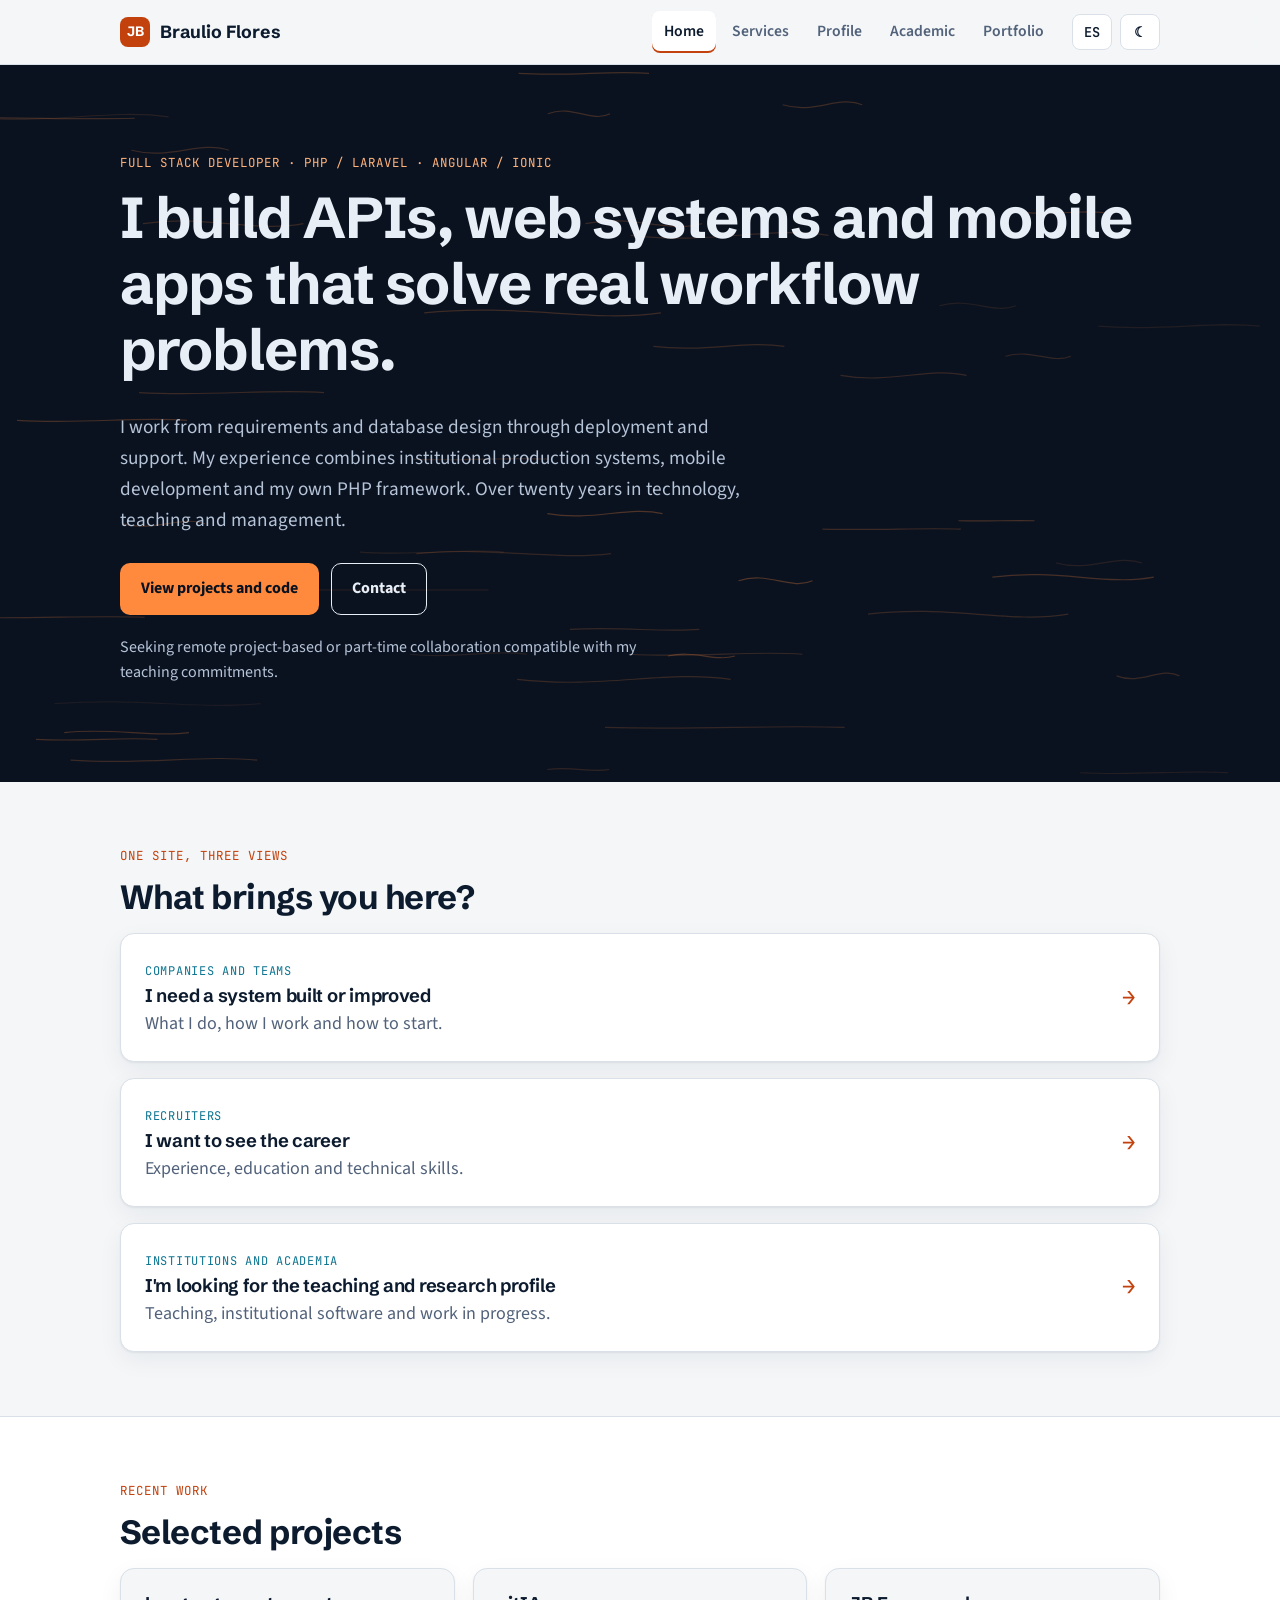
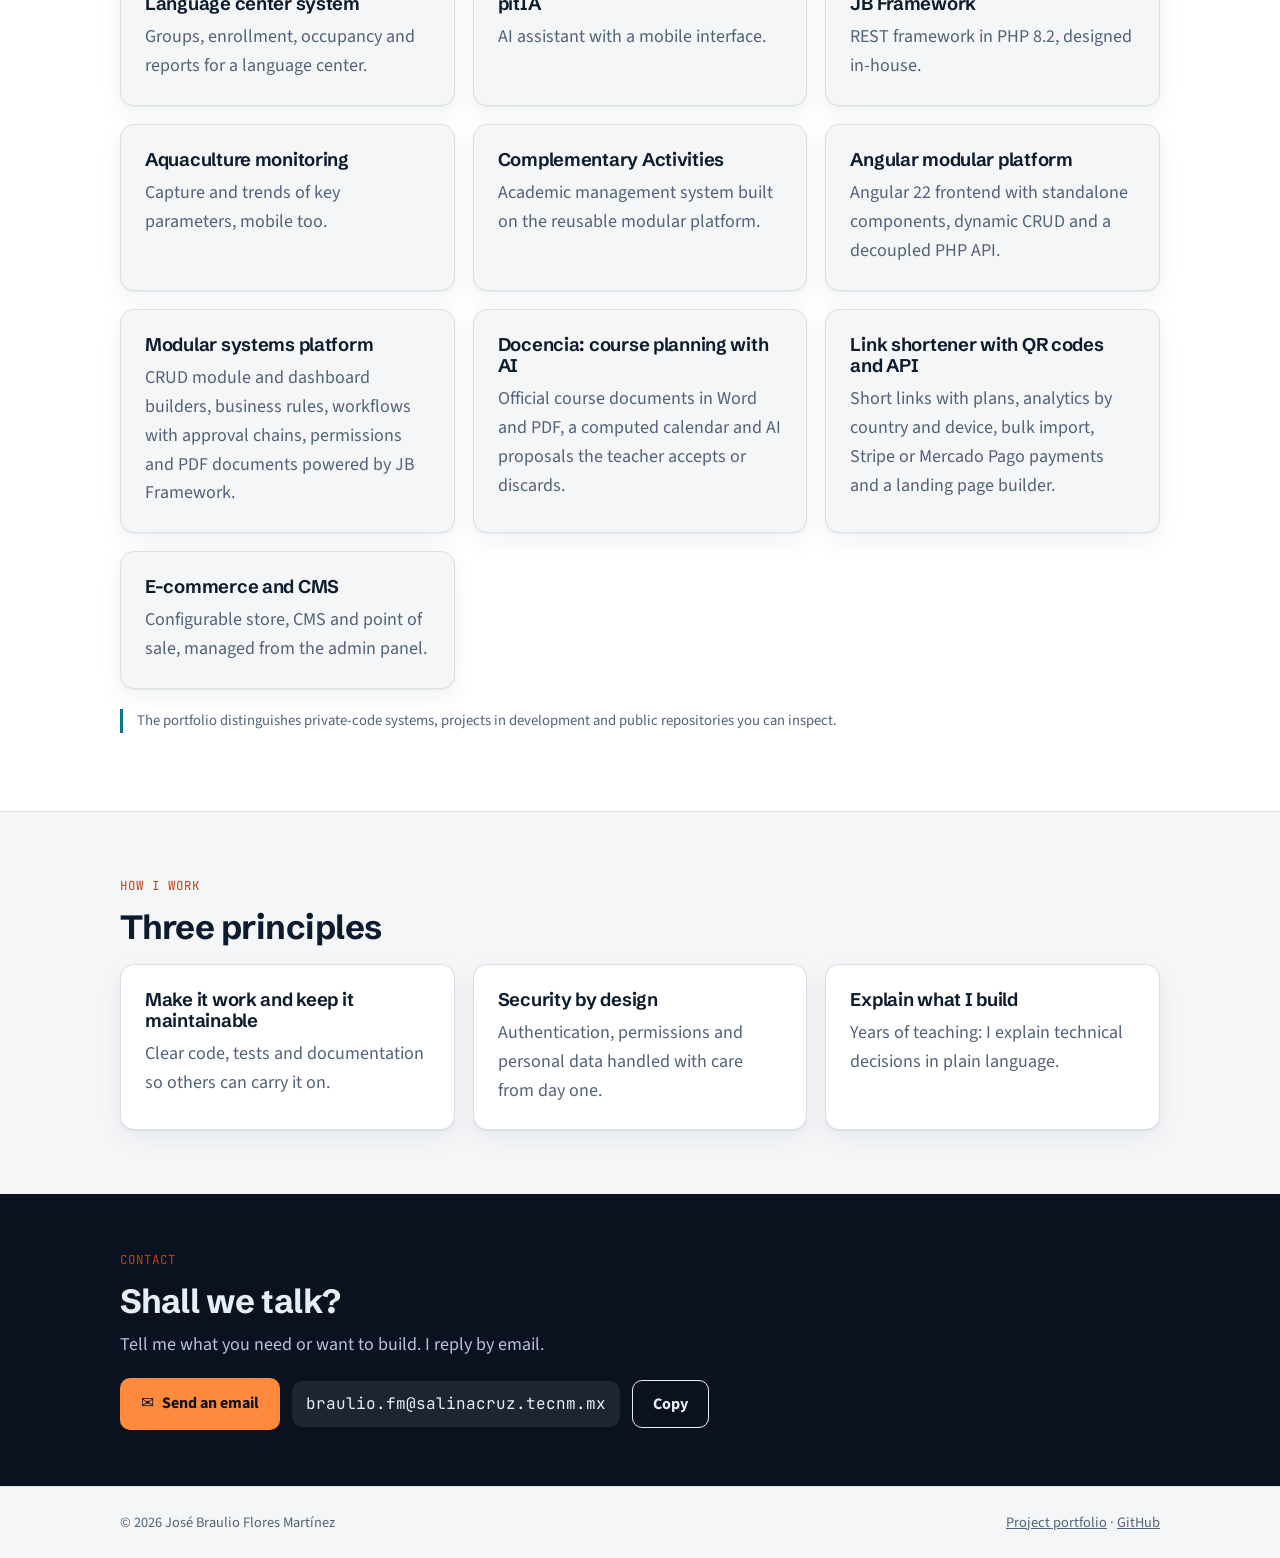
<file: index.html>
<!doctype html>
<html lang="es" data-lang="es" data-t-es="José Braulio Flores Martínez — Desarrollador de software y docente" data-t-en="José Braulio Flores Martínez — Software developer and educator">
<head>
<meta charset="utf-8">
<meta name="viewport" content="width=device-width,initial-scale=1">
<title>José Braulio Flores Martínez — Desarrollador de software y docente</title>
<meta name="description" content="Desarrollo de APIs, sistemas web y apps móviles; docente en el TecNM Salina Cruz.">
<meta property="og:title" content="José Braulio Flores Martínez — Desarrollador de software y docente">
<meta property="og:description" content="Desarrollo de APIs, sistemas web y apps móviles; docente en el TecNM Salina Cruz.">
<meta property="og:type" content="website">
<meta name="theme-color" content="#0a1220">
<link rel="icon" href="favicon.svg" type="image/svg+xml">
<link rel="preconnect" href="https://fonts.googleapis.com">
<link rel="preconnect" href="https://fonts.gstatic.com" crossorigin>
<link href="https://fonts.googleapis.com/css2?family=JetBrains+Mono:wght@400;600&family=Schibsted+Grotesk:wght@500;650;700&family=Source+Sans+3:wght@400;600;700&display=swap" rel="stylesheet">
<link rel="stylesheet" href="styles.css">
<script type="application/ld+json">{"@context":"https://schema.org","@type":"Person","name":"José Braulio Flores Martínez","email":"braulio.fm@salinacruz.tecnm.mx","jobTitle":"Desarrollador de software y docente","worksFor":{"@type":"CollegeOrUniversity","name":"Instituto Tecnológico de Salina Cruz (TecNM)"},"sameAs":["https://github.com/jbflores24","https://jbflores24.github.io/portafolio/"]}</script>
</head>
<body>
<a class="skip" href="#main"><span class="es">Saltar al contenido</span><span class="en">Skip to content</span></a>
<header class="top"><div class="wrap bar">
<a class="brand" href="index.html"><i>JB</i>Braulio Flores</a>
<nav class="main" id="nav" aria-label="Principal"><a href="index.html" aria-current="page"><span class="es">Inicio</span><span class="en">Home</span></a><a href="servicios.html"><span class="es">Servicios</span><span class="en">Services</span></a><a href="perfil.html"><span class="es">Perfil</span><span class="en">Profile</span></a><a href="academico.html"><span class="es">Académico</span><span class="en">Academic</span></a><a href="portafolio/"><span class="es">Portafolio</span><span class="en">Portfolio</span></a></nav>
<div class="tools">
<button class="tbtn" id="langbtn" aria-label="Español / English">EN</button>
<button class="tbtn" id="themebtn" aria-label="Tema claro / oscuro">☾</button>
<button class="tbtn burger" id="burger" aria-label="Menú" aria-expanded="false" aria-controls="nav">☰</button>
</div></div></header>
<div id="app" data-page="home">
<main id="main">
<section class="hero"><canvas id="wind" aria-hidden="true"></canvas><div class="wrap">
<span class="eyebrow"><span class="es">Desarrollador Full Stack · PHP / Laravel · Angular / Ionic</span><span class="en">Full Stack Developer · PHP / Laravel · Angular / Ionic</span></span><h1><span class="es">Desarrollo APIs, sistemas web y aplicaciones móviles que resuelven procesos reales.</span><span class="en">I build APIs, web systems and mobile apps that solve real workflow problems.</span></h1><p class="lead"><span class="es">Trabajo desde el análisis y la base de datos hasta el despliegue y el soporte. Mi experiencia combina sistemas institucionales en producción, desarrollo móvil y un framework PHP propio. Más de veinte años en tecnología, docencia y gestión.</span><span class="en">I work from requirements and database design through deployment and support. My experience combines institutional production systems, mobile development and my own PHP framework. Over twenty years in technology, teaching and management.</span></p><div class="cta"><a class="btn pri" href="portafolio/"><span class="es">Ver proyectos y código</span><span class="en">View projects and code</span></a><a class="btn sec" href="#contacto"><span class="es">Contacto</span><span class="en">Contact</span></a></div><p class="availability"><span class="es">Busco colaboración remota por proyecto o a tiempo parcial, compatible con mi actividad docente.</span><span class="en">Seeking remote project-based or part-time collaboration compatible with my teaching commitments.</span></p></div></section>

<section id="caminos"><div class="wrap">
<span class="eyebrow"><span class="es">Un sitio, tres miradas</span><span class="en">One site, three views</span></span>
<h2><span class="es">¿Qué te trae por aquí?</span><span class="en">What brings you here?</span></h2>
<div class="paths">
<a class="path" href="servicios.html"><div><span class="tag"><span class="es">Empresas y equipos</span><span class="en">Companies and teams</span></span><h3><span class="es">Necesito desarrollar o mejorar un sistema</span><span class="en">I need a system built or improved</span></h3><p><span class="es">Qué hago, cómo trabajo y cómo empezar.</span><span class="en">What I do, how I work and how to start.</span></p></div><span class="go">→</span></a>
<a class="path" href="perfil.html"><div><span class="tag"><span class="es">Reclutadores</span><span class="en">Recruiters</span></span><h3><span class="es">Quiero conocer su trayectoria</span><span class="en">I want to see the career</span></h3><p><span class="es">Experiencia, formación y habilidades técnicas.</span><span class="en">Experience, education and technical skills.</span></p></div><span class="go">→</span></a>
<a class="path" href="academico.html"><div><span class="tag"><span class="es">Instituciones y academia</span><span class="en">Institutions and academia</span></span><h3><span class="es">Busco su perfil docente y de investigación</span><span class="en">I'm looking for the teaching and research profile</span></h3><p><span class="es">Docencia, software institucional y trabajo en preparación.</span><span class="en">Teaching, institutional software and work in progress.</span></p></div><span class="go">→</span></a>
</div></div></section>

<section class="alt"><div class="wrap">
<span class="eyebrow"><span class="es">Trabajo reciente</span><span class="en">Recent work</span></span>
<h2><span class="es">Proyectos seleccionados</span><span class="en">Selected projects</span></h2>
<div class="grid">

<a class="card" href="https://jbflores24.github.io/portafolio/#lenguas"><h3><span class="es">Sistema de lenguas</span><span class="en">Language center system</span></h3><p><span class="es">Grupos, inscripciones, ocupación y reportes para un centro de idiomas.</span><span class="en">Groups, enrollment, occupancy and reports for a language center.</span></p></a>
<a class="card" href="https://jbflores24.github.io/portafolio/#pitia"><h3>pitIA</h3><p><span class="es">Asistente con IA con interfaz móvil.</span><span class="en">AI assistant with a mobile interface.</span></p></a>
<a class="card" href="https://jbflores24.github.io/portafolio/#jb-framework"><h3>JB Framework</h3><p><span class="es">Framework REST en PHP 8.2, de diseño propio.</span><span class="en">REST framework in PHP 8.2, designed in-house.</span></p></a>
<a class="card" href="https://jbflores24.github.io/portafolio/#acuicola"><h3><span class="es">Monitoreo acuícola</span><span class="en">Aquaculture monitoring</span></h3><p><span class="es">Captura y tendencias de parámetros, también en el celular.</span><span class="en">Capture and trends of key parameters, mobile too.</span></p></a>
<a class="card" href="portafolio/#complementarias"><h3><span class="es">Actividades Complementarias</span><span class="en">Complementary Activities</span></h3><p><span class="es">Sistema de gestión académica construido sobre la plataforma modular reutilizable.</span><span class="en">Academic management system built on the reusable modular platform.</span></p></a>
<a class="card" href="portafolio/#plantilla-angular"><h3><span class="es">Plataforma modular con Angular</span><span class="en">Angular modular platform</span></h3><p><span class="es">Frontend Angular 22 con componentes standalone, CRUD dinámico y API PHP desacoplada.</span><span class="en">Angular 22 frontend with standalone components, dynamic CRUD and a decoupled PHP API.</span></p></a>
<a class="card" href="portafolio/#plantilla"><h3><span class="es">Plataforma modular de sistemas</span><span class="en">Modular systems platform</span></h3><p><span class="es">Constructores de módulos CRUD y de tableros, reglas de negocio, flujos de estados con aprobaciones en cadena, permisos y documentos PDF sobre JB Framework.</span><span class="en">CRUD module and dashboard builders, business rules, workflows with approval chains, permissions and PDF documents powered by JB Framework.</span></p></a>
<a class="card" href="portafolio/#docencia"><h3><span class="es">Docencia: instrumentación didáctica con IA</span><span class="en">Docencia: course planning with AI</span></h3><p><span class="es">Documentos oficiales del curso en Word y PDF, calendario calculado y propuestas de IA que el docente acepta o descarta.</span><span class="en">Official course documents in Word and PDF, a computed calendar and AI proposals the teacher accepts or discards.</span></p></a>
<a class="card" href="portafolio/#acrt"><h3><span class="es">Acortador de enlaces con QR y API</span><span class="en">Link shortener with QR codes and API</span></h3><p><span class="es">Links cortos con planes, analítica por país y dispositivo, carga masiva, pagos con Stripe o Mercado Pago y un constructor de landings.</span><span class="en">Short links with plans, analytics by country and device, bulk import, Stripe or Mercado Pago payments and a landing page builder.</span></p></a>
<a class="card" href="portafolio/#commerce-cms"><h3><span class="es">Comercio electrónico y CMS</span><span class="en">E-commerce and CMS</span></h3><p><span class="es">Tienda, CMS y punto de venta configurables desde el panel de administración.</span><span class="en">Configurable store, CMS and point of sale, managed from the admin panel.</span></p></a>
</div>
<p class="note"><span class="es">El portafolio distingue sistemas con código privado, proyectos en desarrollo y repositorios públicos que puedes revisar.</span><span class="en">The portfolio distinguishes private-code systems, projects in development and public repositories you can inspect.</span></p>
</div></section>

<section><div class="wrap">
<span class="eyebrow"><span class="es">Cómo trabajo</span><span class="en">How I work</span></span>
<h2><span class="es">Tres principios</span><span class="en">Three principles</span></h2>
<div class="grid">
<div class="card"><h3><span class="es">Que funcione y se pueda mantener</span><span class="en">Make it work and keep it maintainable</span></h3><p><span class="es">Código claro, pruebas y documentación para que otros puedan continuarlo.</span><span class="en">Clear code, tests and documentation so others can carry it on.</span></p></div>
<div class="card"><h3><span class="es">Seguridad desde el diseño</span><span class="en">Security by design</span></h3><p><span class="es">Autenticación, permisos y datos personales tratados con cuidado desde el inicio.</span><span class="en">Authentication, permissions and personal data handled with care from day one.</span></p></div>
<div class="card"><h3><span class="es">Explicar lo que construyo</span><span class="en">Explain what I build</span></h3><p><span class="es">Años de docencia: comunico decisiones técnicas en lenguaje que todos entienden.</span><span class="en">Years of teaching: I explain technical decisions in plain language.</span></p></div>
</div></div></section>
</main>
<section class="contact" id="contacto"><div class="wrap">
<span class="eyebrow"><span class="es">Contacto</span><span class="en">Contact</span></span>
<h2><span class="es">¿Hablamos?</span><span class="en">Shall we talk?</span></h2>
<p><span class="es">Cuéntame qué necesitas o qué quieres construir. Respondo por correo.</span><span class="en">Tell me what you need or want to build. I reply by email.</span></p>
<div class="mailrow">
<a class="btn pri" href="mailto:braulio.fm@salinacruz.tecnm.mx">✉ <span class="es">Escribir un correo</span><span class="en">Send an email</span></a>
<code>braulio.fm@salinacruz.tecnm.mx</code>
<button class="btn sec" id="copymail" data-mail="braulio.fm@salinacruz.tecnm.mx"><span class="es">Copiar</span><span class="en">Copy</span></button>
</div></div></section>
</div>
<footer class="foot"><div class="wrap">
<span>© 2026 José Braulio Flores Martínez</span>
<span><a href="https://jbflores24.github.io/portafolio/" rel="noopener"><span class="es">Portafolio de proyectos</span><span class="en">Project portfolio</span></a> · <a href="https://github.com/jbflores24" rel="noopener">GitHub</a></span>
</div></footer>
<script src="main.js"></script>
</body></html>
</file>
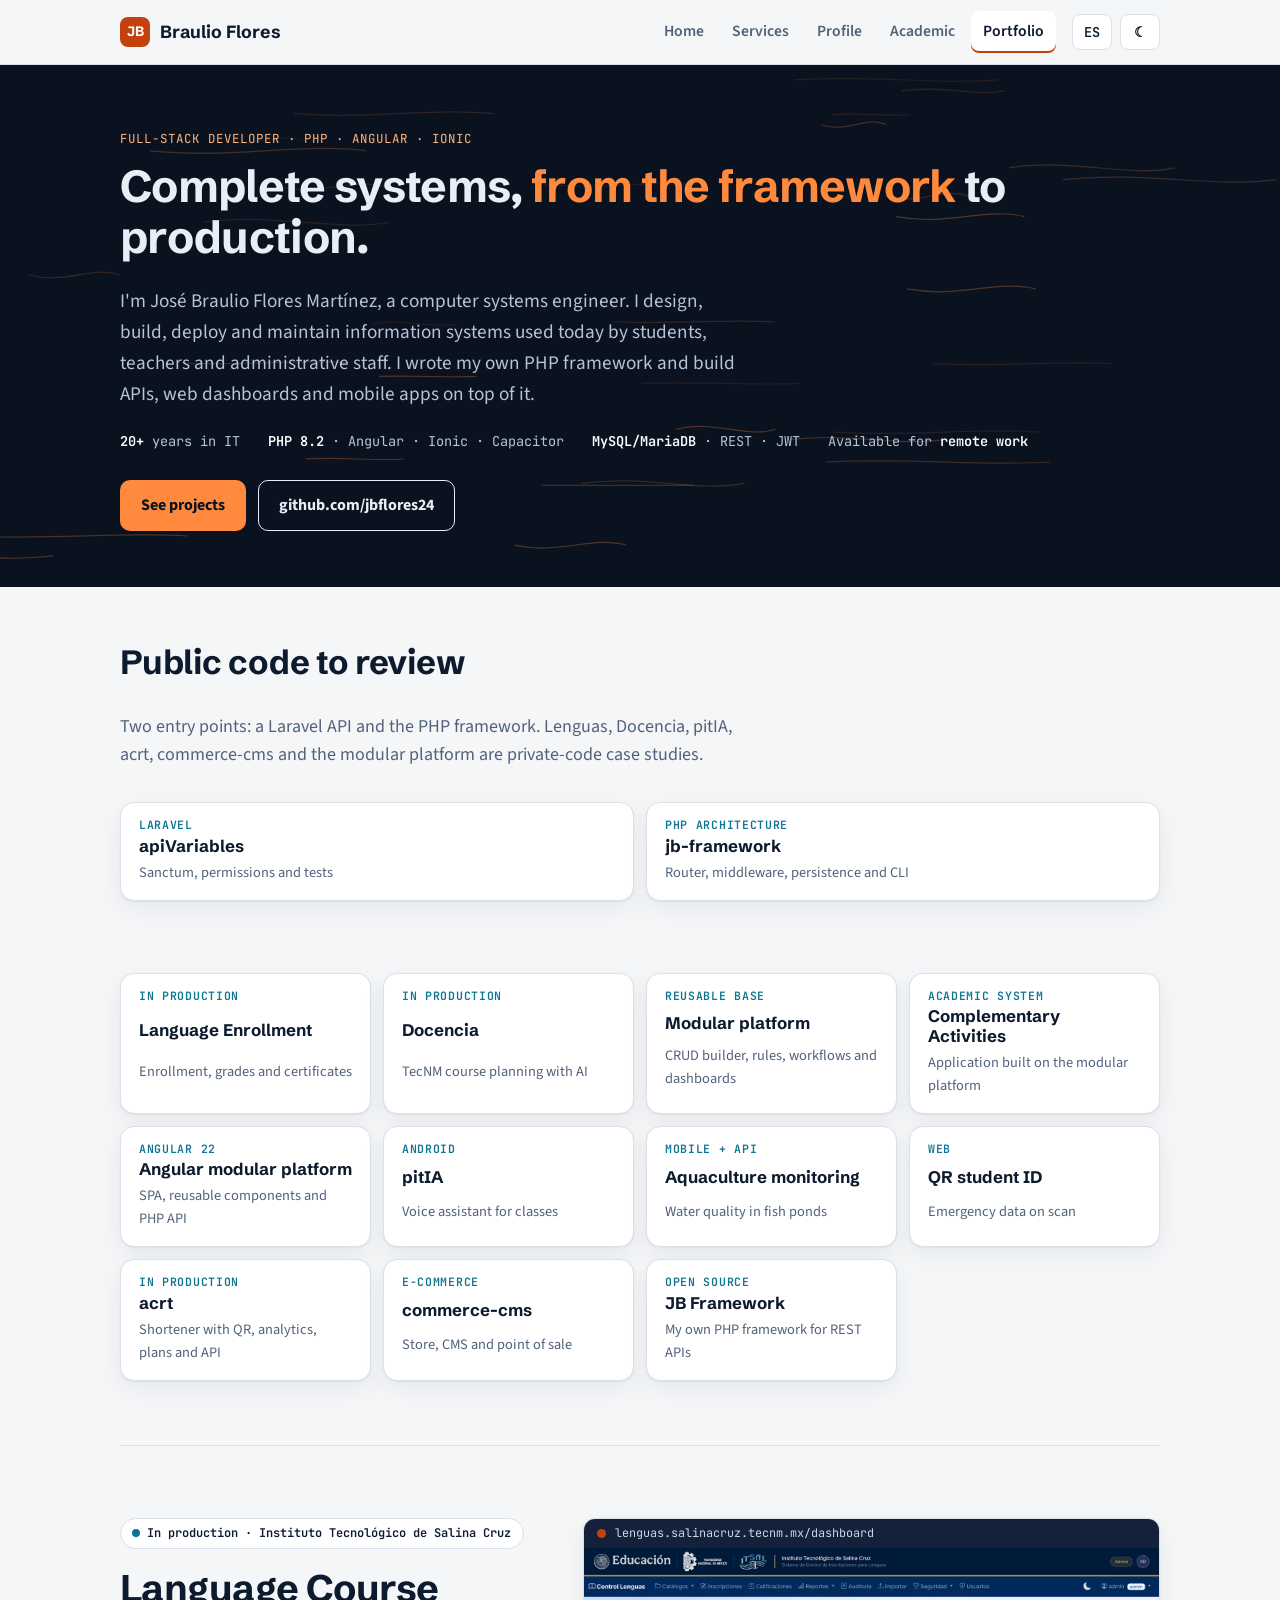
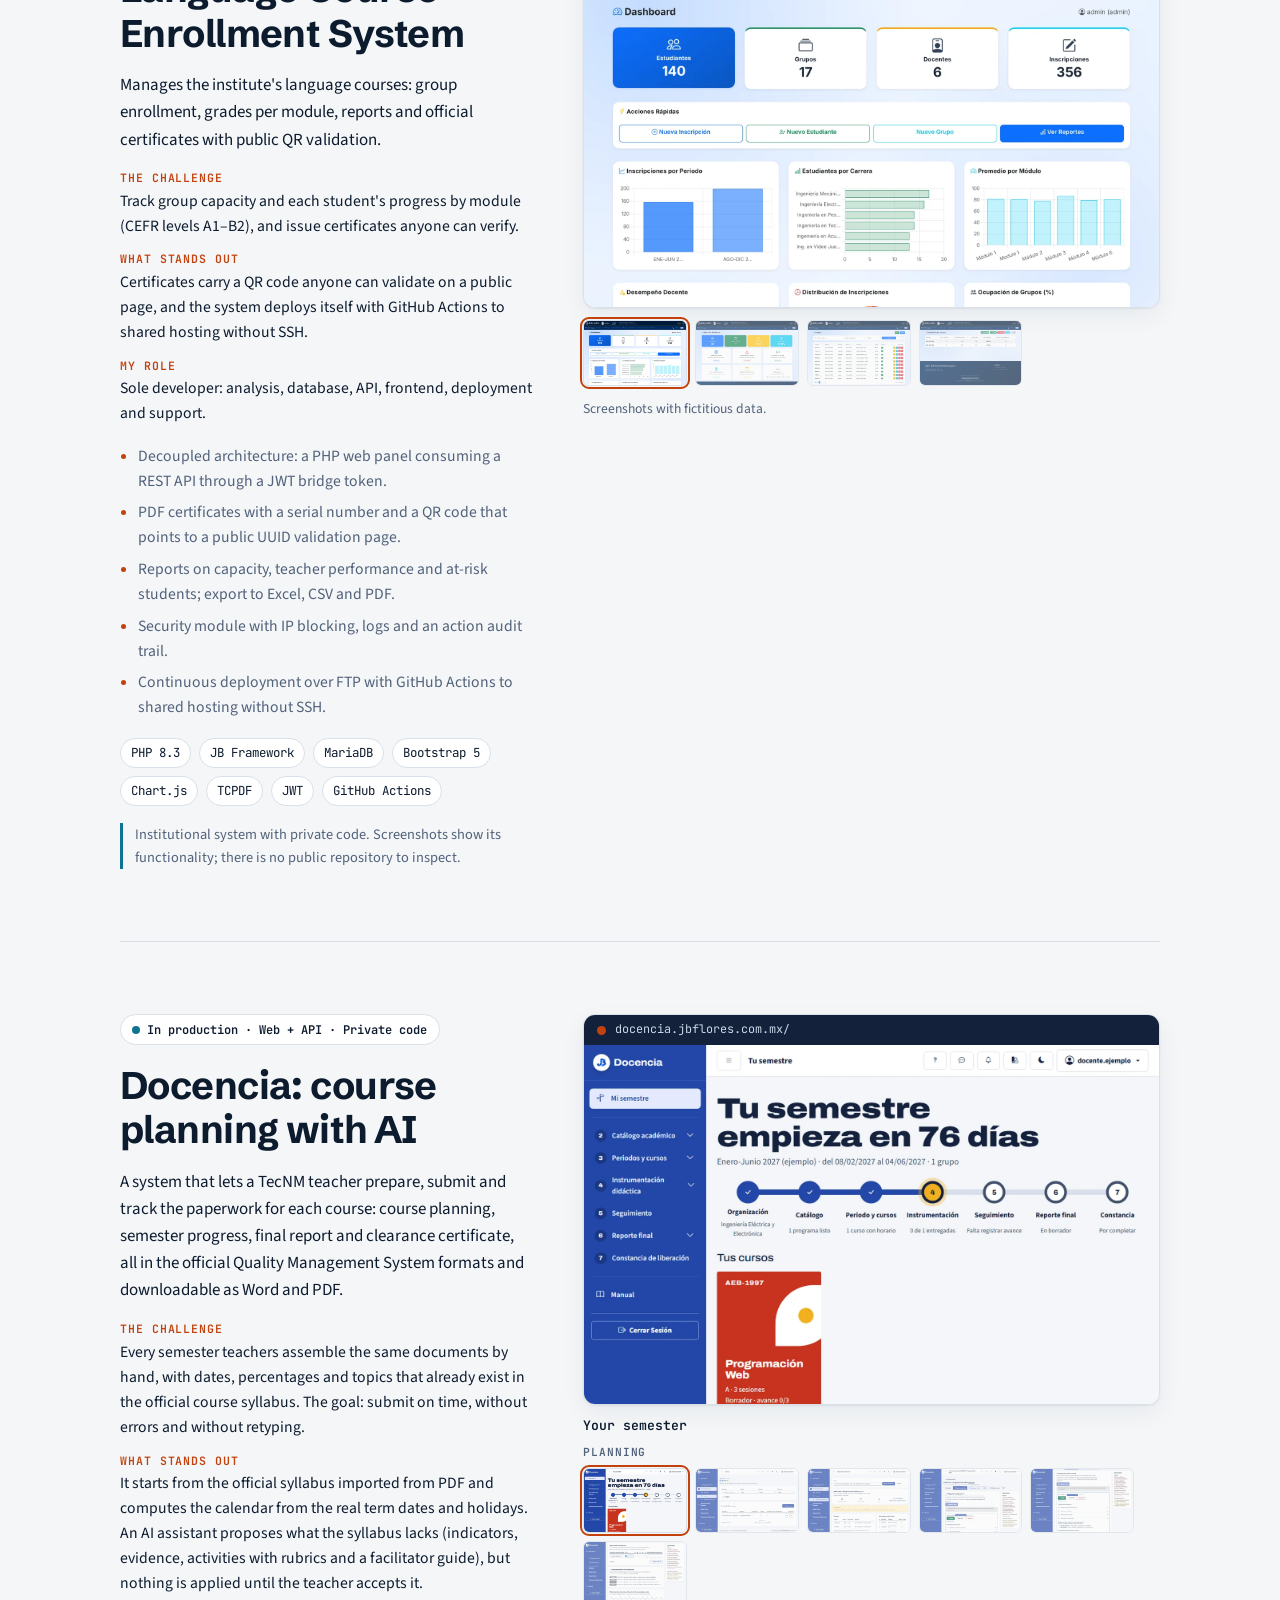
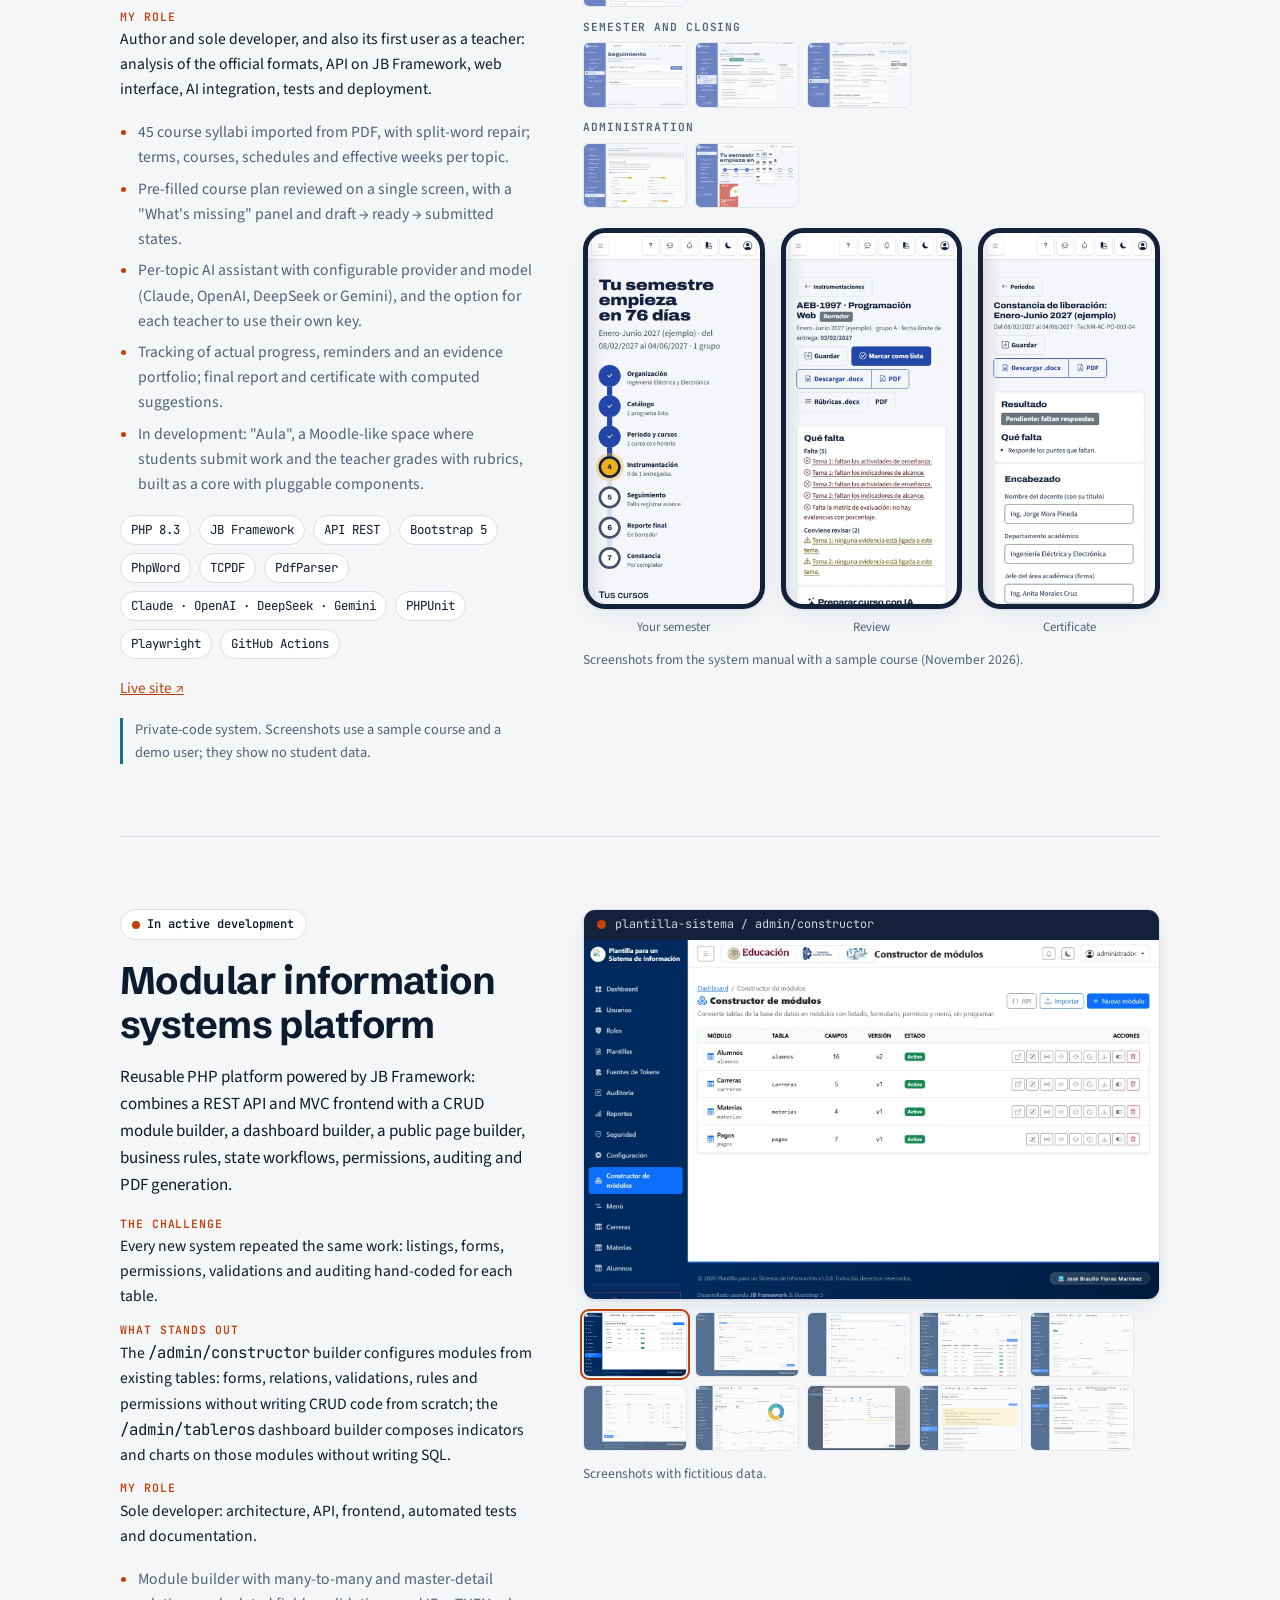
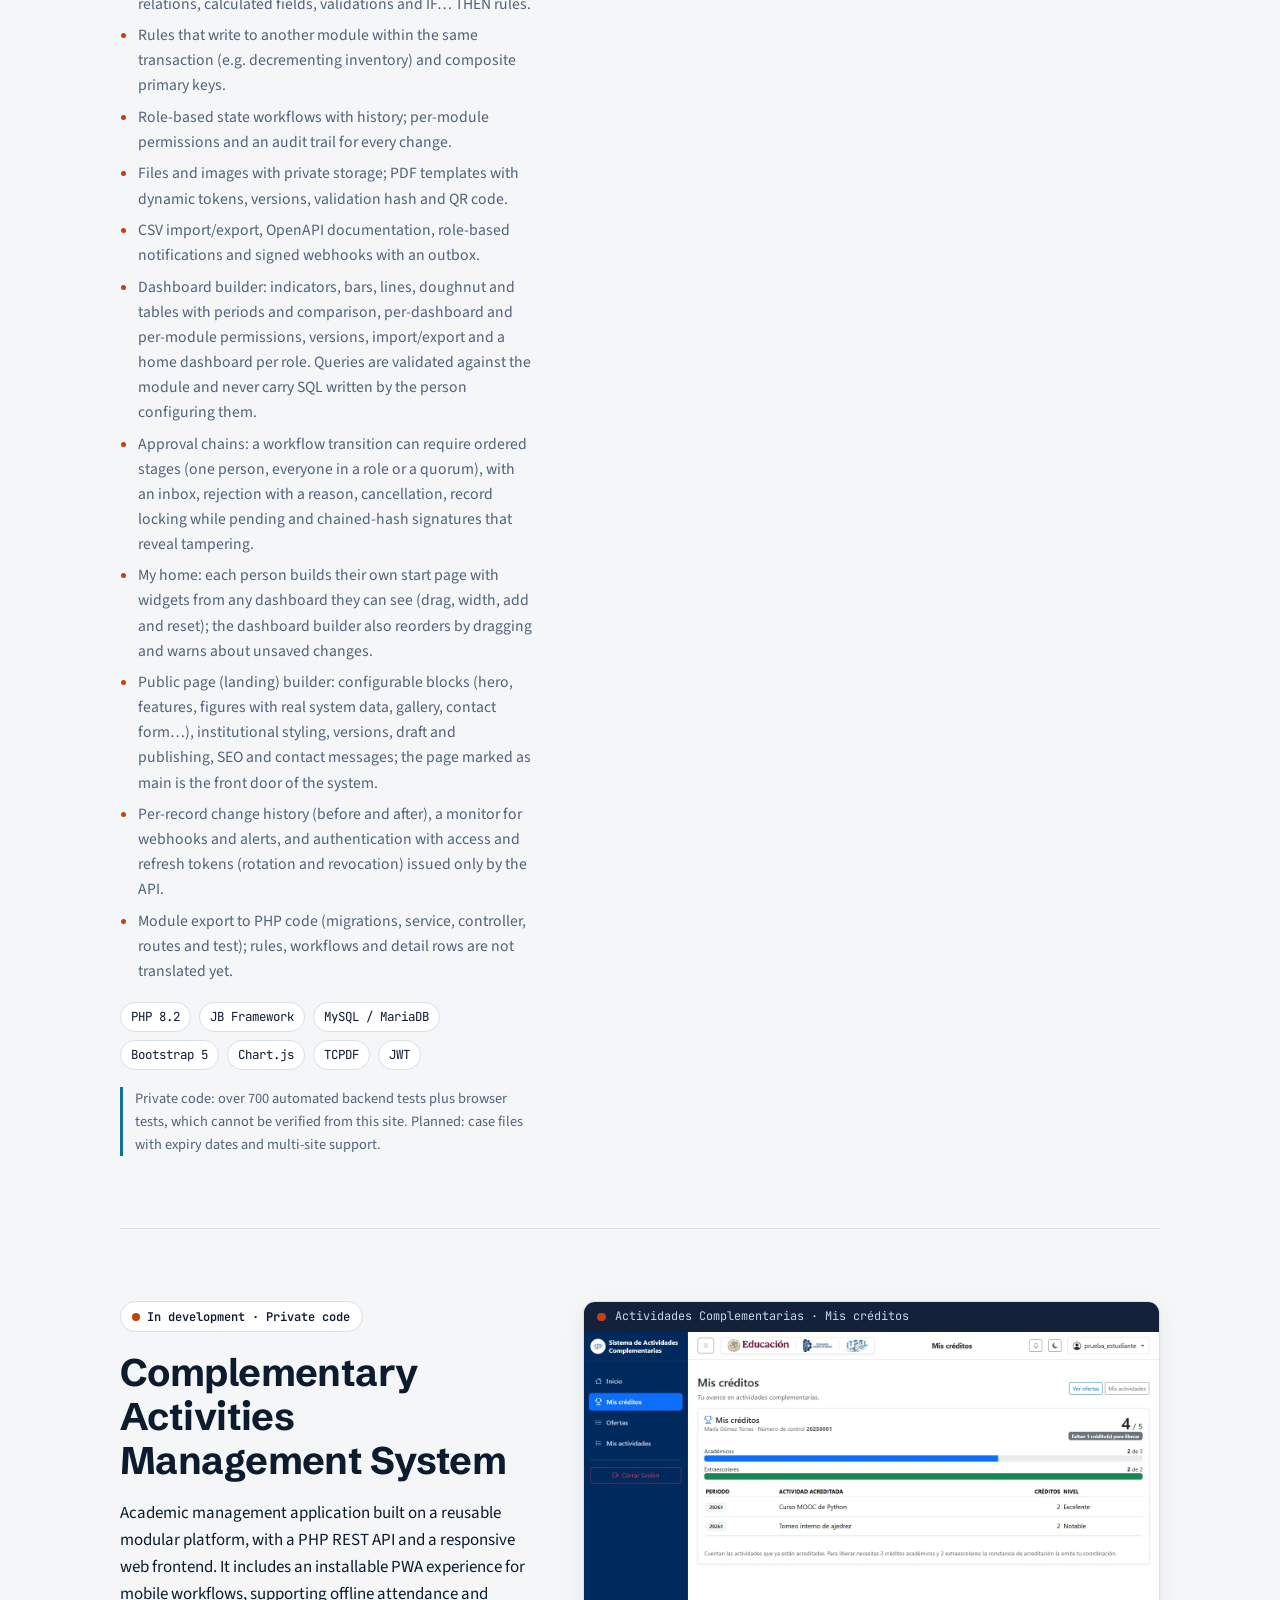
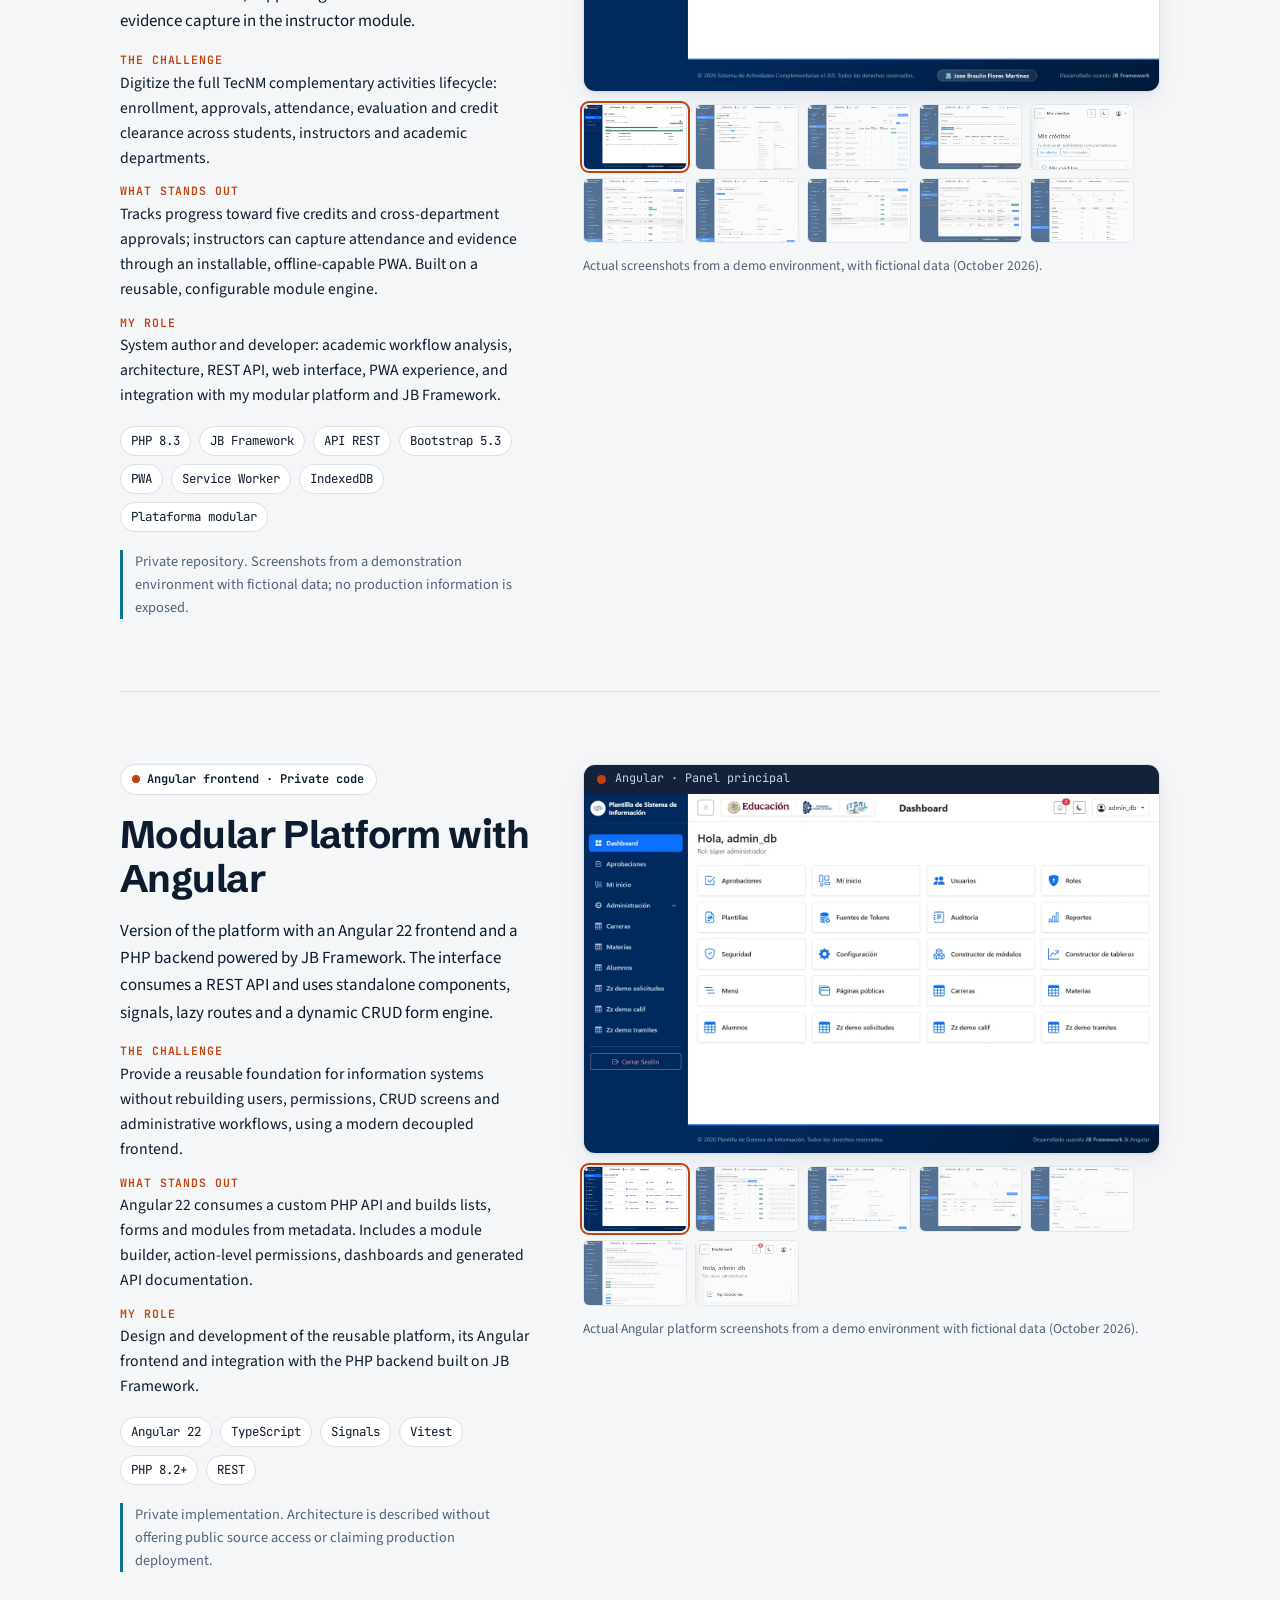
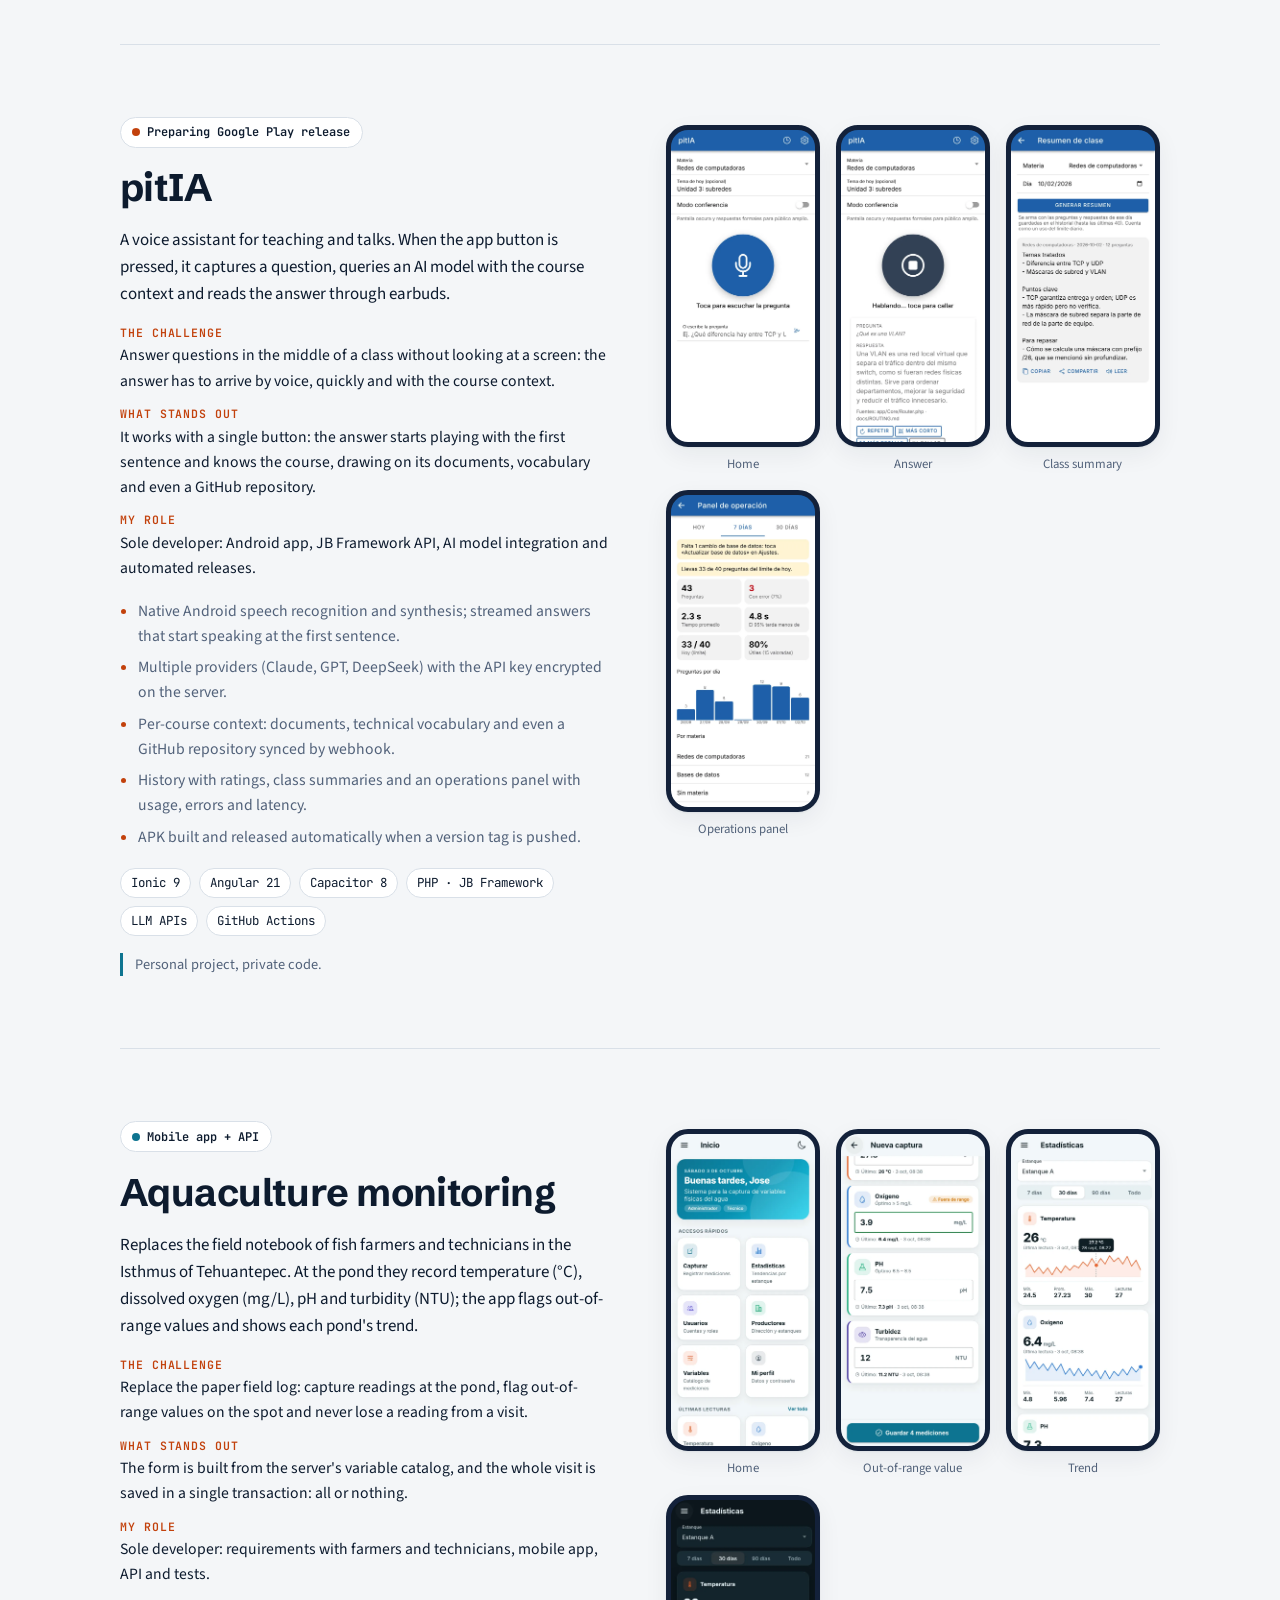
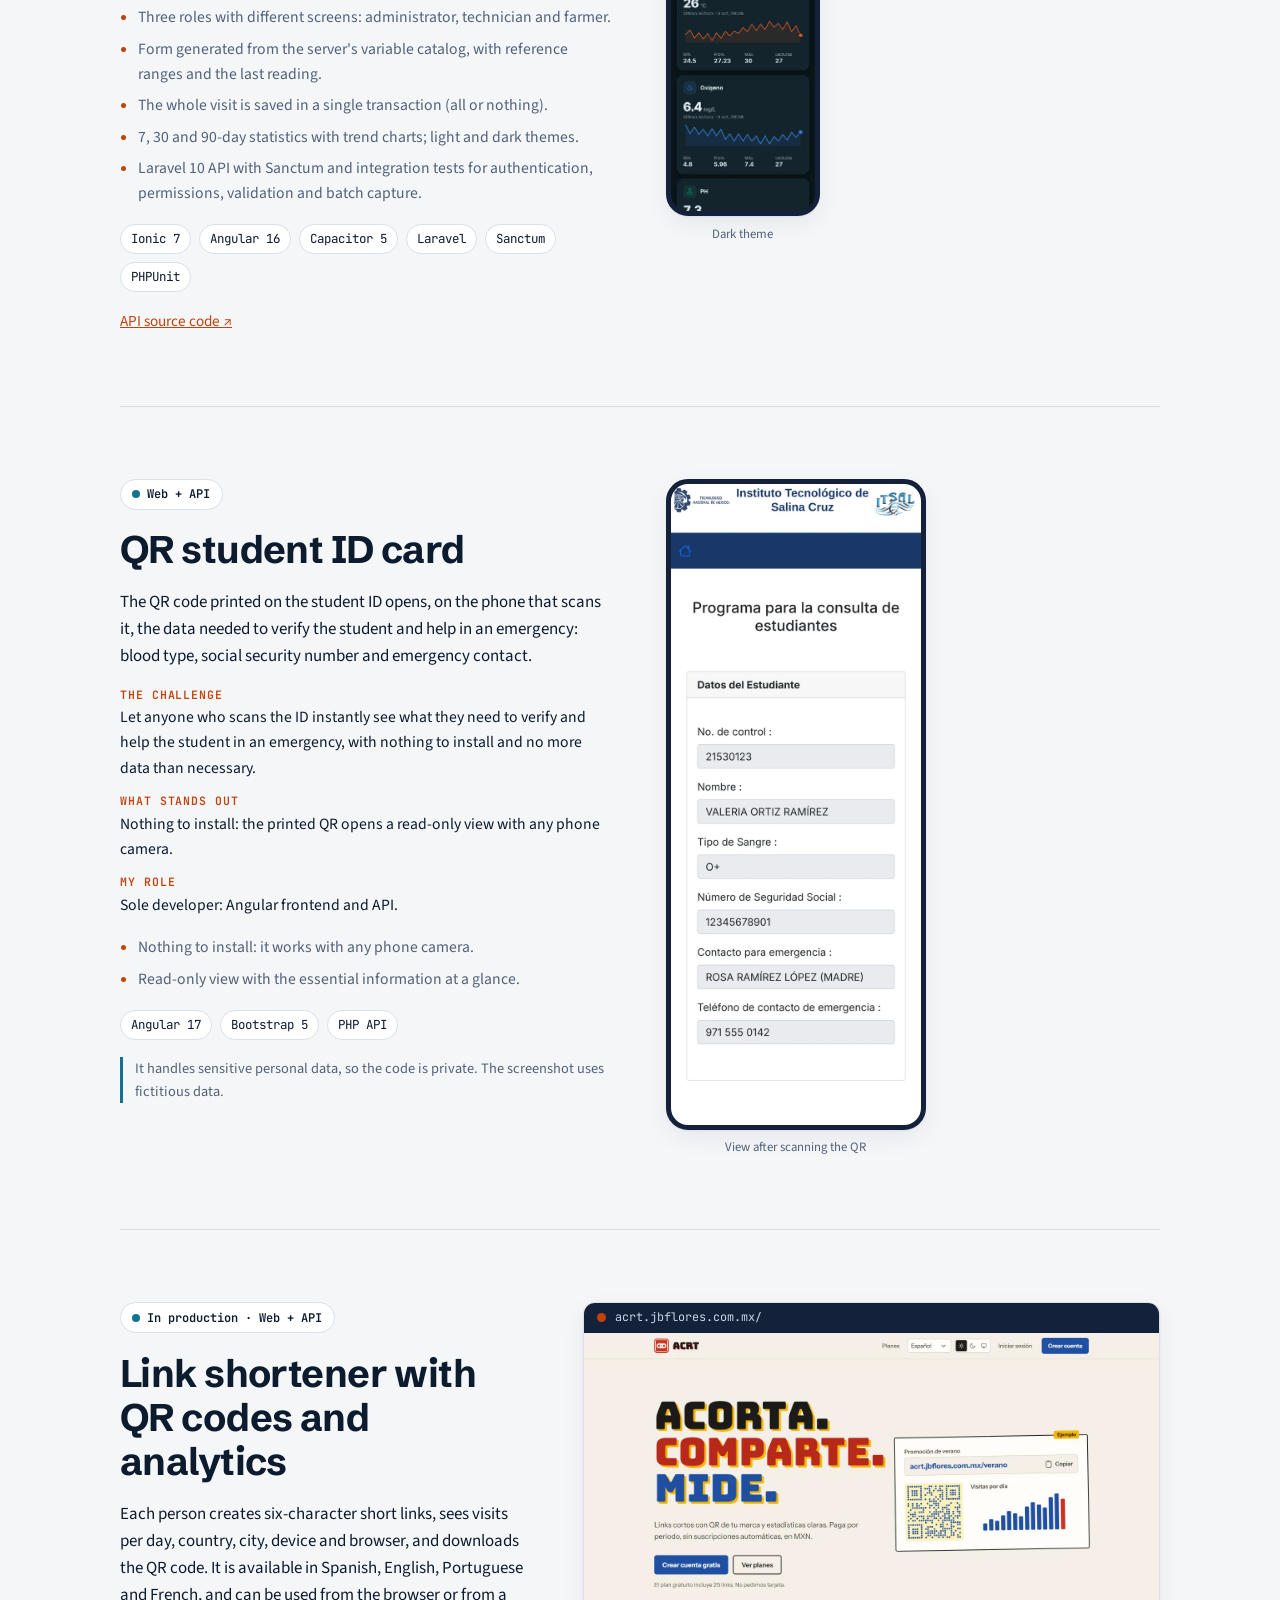
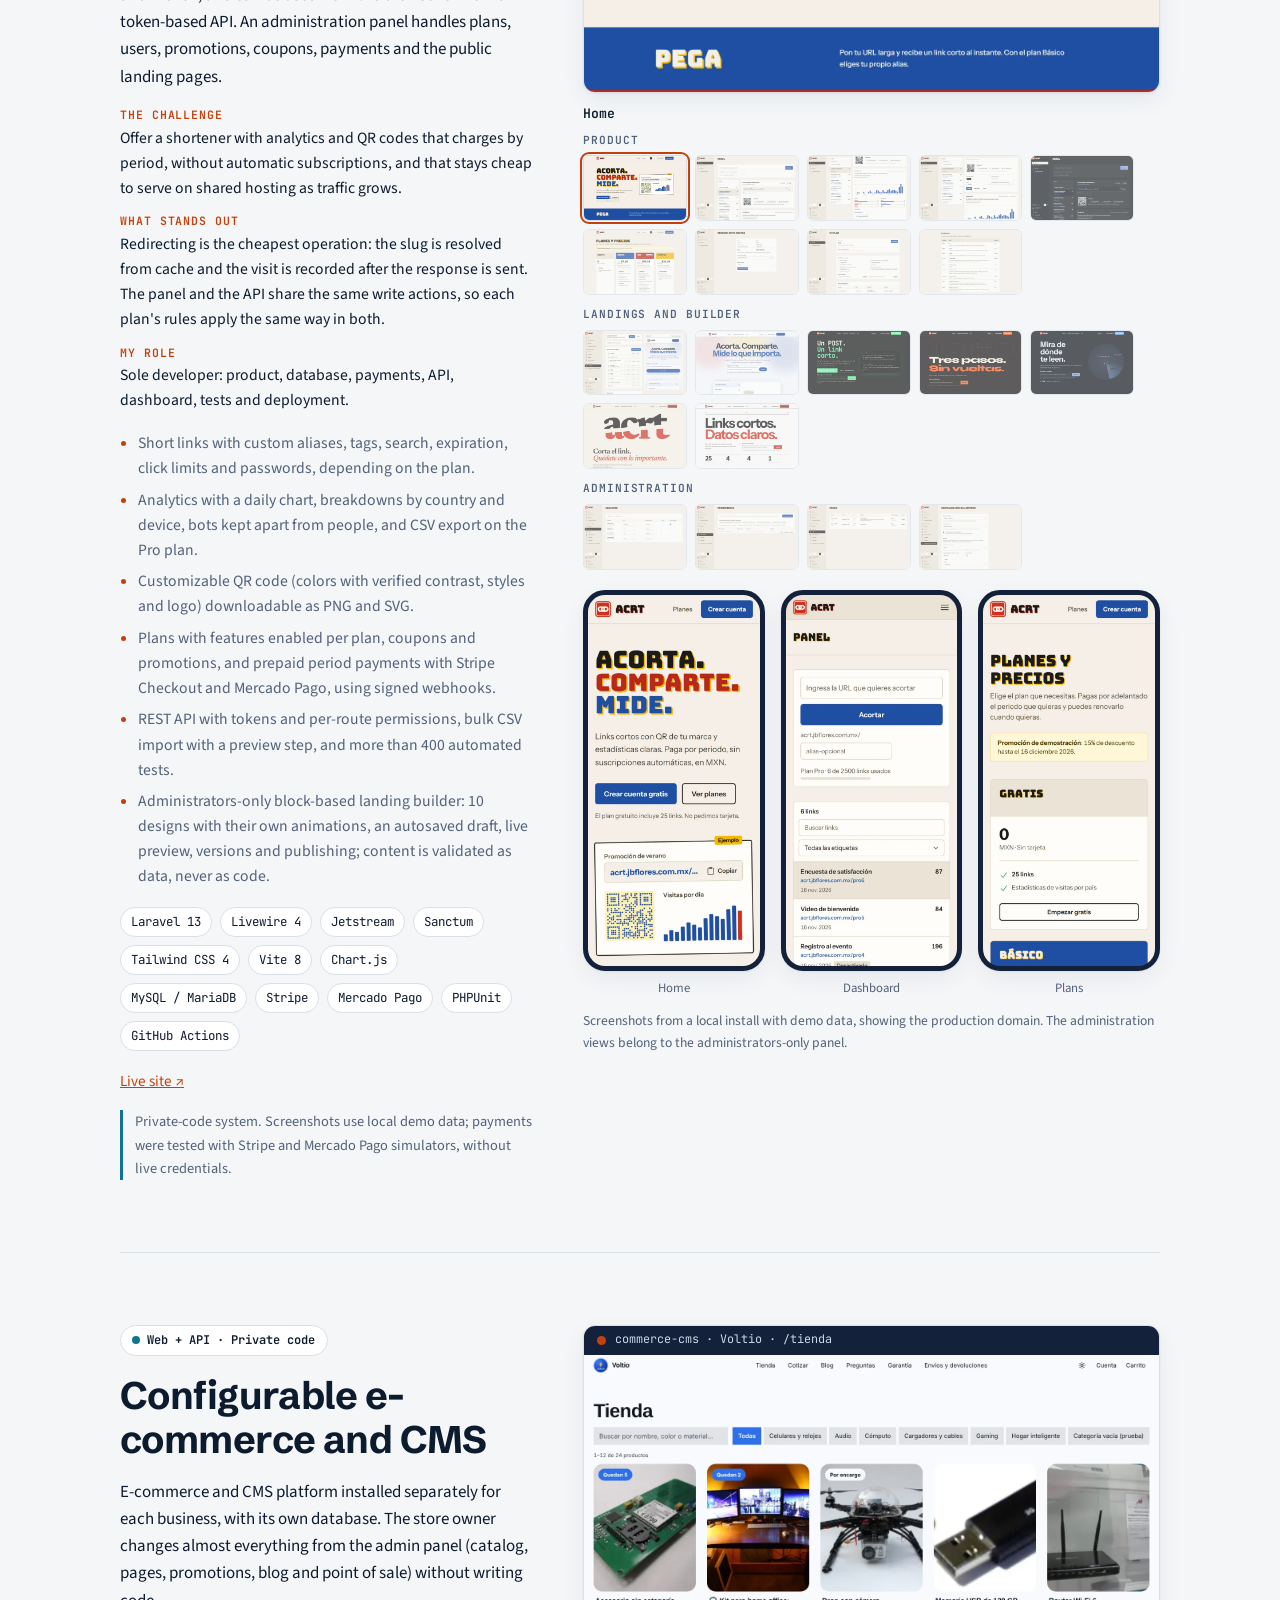
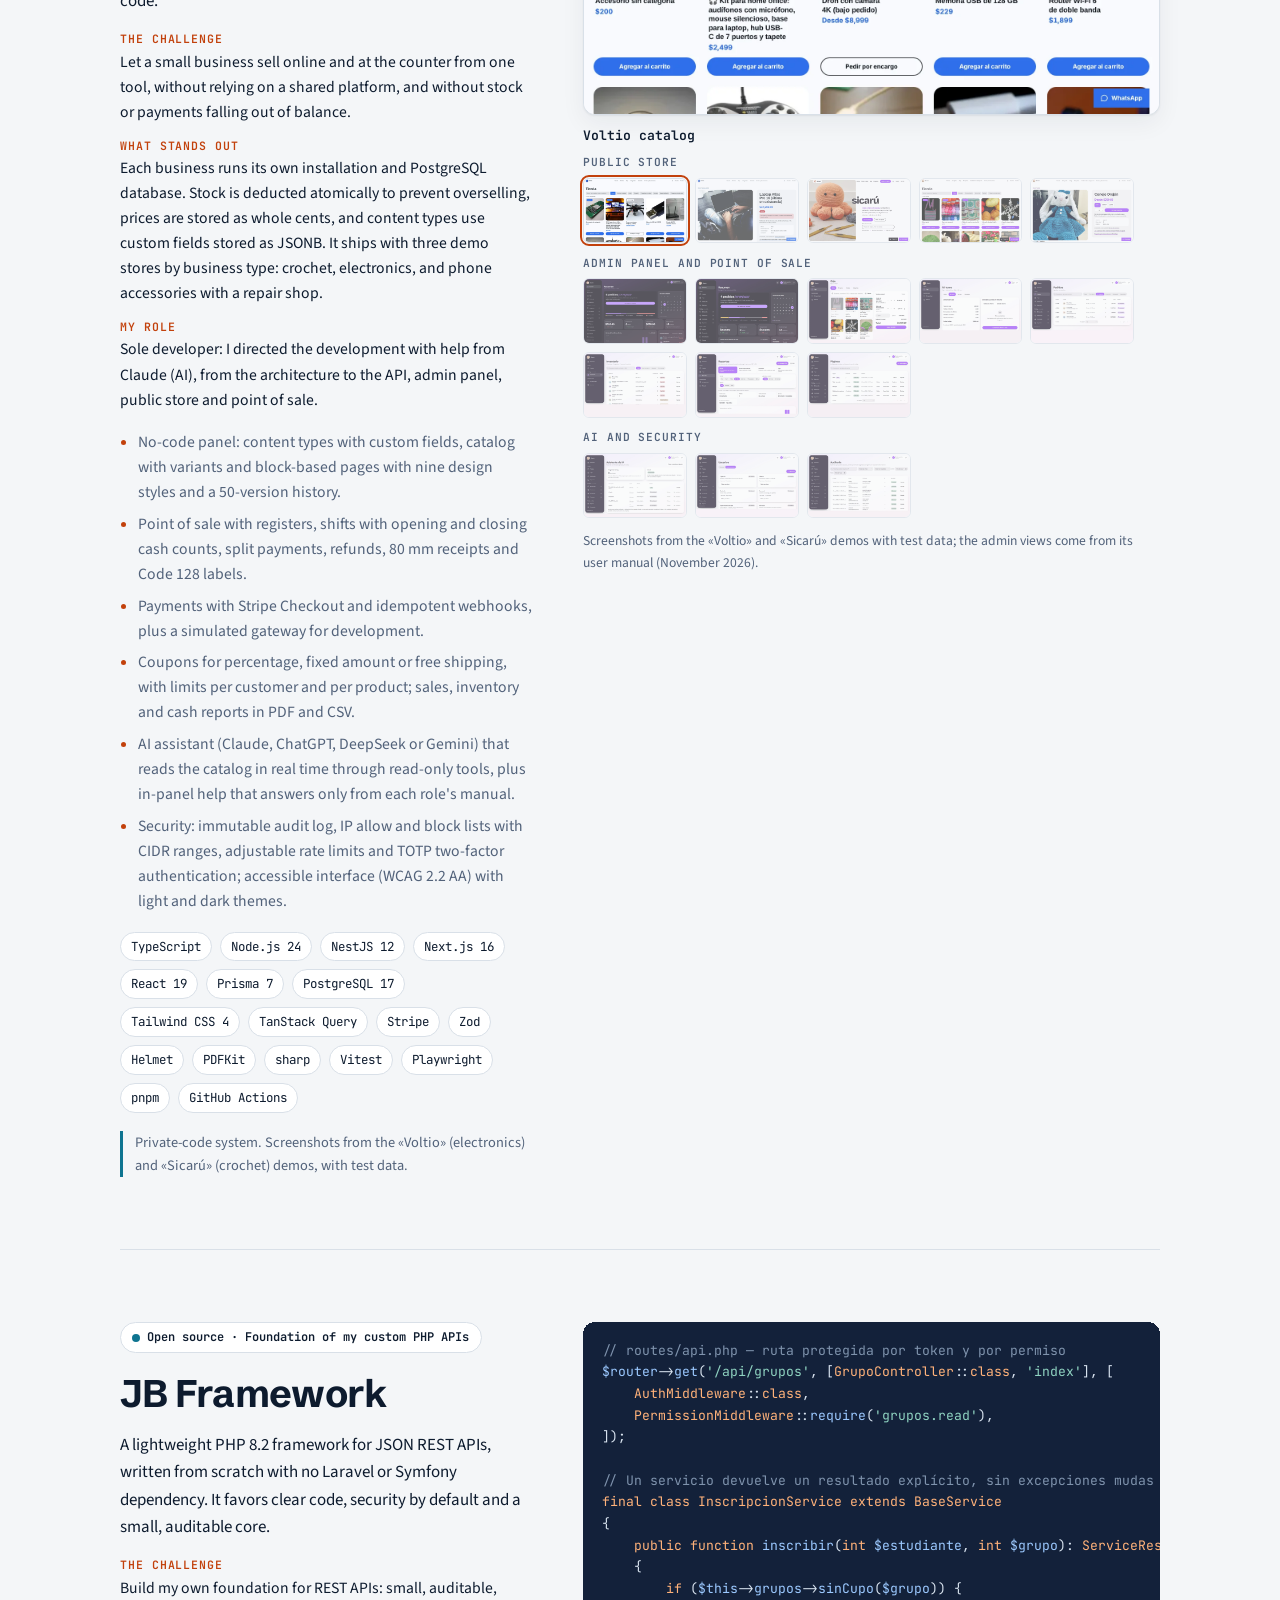
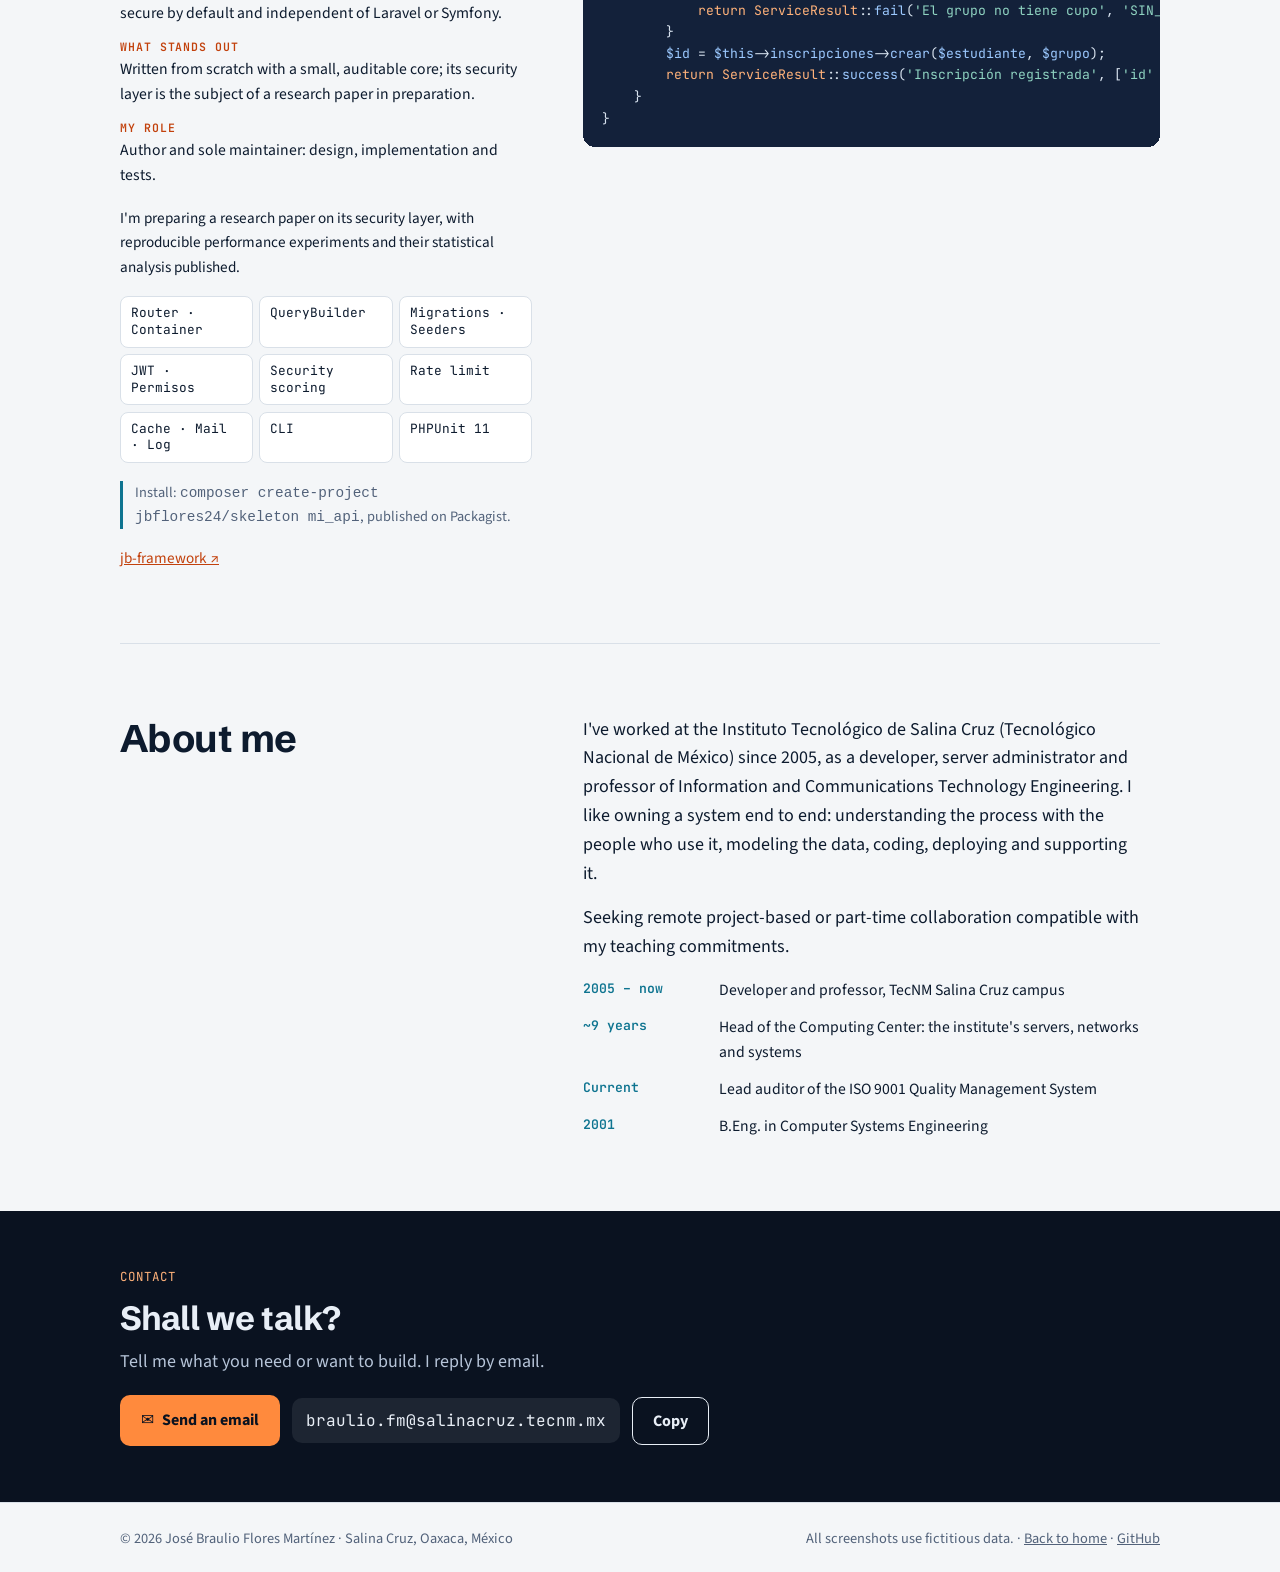
<file: portafolio/index.html>
<!doctype html>
<html lang="es" data-lang="es" data-t-es="Portafolio — José Braulio Flores Martínez" data-t-en="Portfolio — José Braulio Flores Martínez">
<head>
<meta charset="utf-8">
<meta name="viewport" content="width=device-width,initial-scale=1">
<title>Portafolio — José Braulio Flores Martínez</title>
<meta name="description" content="Portafolio de José Braulio Flores Martínez: sistemas institucionales en PHP, Angular e Ionic, del framework a producción.">
<meta property="og:title" content="Portafolio — José Braulio Flores Martínez">
<meta property="og:description" content="Sistemas institucionales en PHP, Angular e Ionic, del framework a producción.">
<meta property="og:type" content="website">
<meta name="theme-color" content="#0a1220">
<link rel="icon" href="../favicon.svg" type="image/svg+xml">
<link rel="preconnect" href="https://fonts.googleapis.com">
<link rel="preconnect" href="https://fonts.gstatic.com" crossorigin>
<link href="https://fonts.googleapis.com/css2?family=JetBrains+Mono:wght@400;600&family=Schibsted+Grotesk:wght@500;650;700&family=Source+Sans+3:wght@400;600;700&display=swap" rel="stylesheet">
<link rel="stylesheet" href="../styles.css">
<style>
/* Portafolio: piezas propias sobre el sistema de diseño de styles.css (mismos tokens y tipografías). */
.mono{font-family:var(--mono)}
.label{font:600 .75rem/1.2 var(--mono);letter-spacing:.08em;text-transform:uppercase;color:var(--muted)}
.hero h1 em{font-style:normal;color:#ff8a3d}
.facts{display:flex;flex-wrap:wrap;gap:.5rem 1.75rem;font:400 .85rem/1.5 var(--mono);color:#b6c4d8;margin-top:22px}
.facts b{color:#fff;font-weight:600}
.hero .btn.sec{color:#e8eef6}

section.evidence{padding:56px 0 8px;display:grid;gap:14px}
.evidence p{color:var(--muted);max-width:70ch}
.index{display:grid;grid-template-columns:repeat(auto-fit,minmax(min(100%,250px),1fr));gap:12px;margin:0 0 clamp(2.5rem,6vw,4rem)}
.index a{display:grid;gap:.3rem;padding:16px 18px;background:var(--surface);border:1px solid var(--line);border-radius:var(--r);box-shadow:var(--shadow);color:var(--ink);text-decoration:none;min-width:0}
.index a:hover{border-color:var(--accent)}
.index .k{font:600 .72rem/1 var(--mono);color:var(--ochre);letter-spacing:.06em;text-transform:uppercase}
.index .t{font:700 1.05rem/1.2 var(--display)}
.index .s{font-size:.9rem;color:var(--muted)}

.case,.fw,.about{display:grid;grid-template-columns:minmax(0,5fr) minmax(0,7fr);gap:clamp(1.5rem,4vw,3.5rem);padding:clamp(2.5rem,6vw,4.5rem) 0;border-top:1px solid var(--line);scroll-margin-top:80px}
.case.phone-case{grid-template-columns:minmax(0,6fr) minmax(0,6fr)}
.case .txt,.fw .txt{display:grid;grid-template-columns:minmax(0,1fr);gap:1.1rem;align-content:start;min-width:0}
.case h2,.fw h2,.about h2{font-size:clamp(1.7rem,3.2vw,2.4rem);margin:0}
.case p,.fw p,.about p{margin:0}
.status{display:inline-flex;align-items:center;gap:.45rem;font:600 .75rem/1.35 var(--mono);padding:.4rem .7rem;border-radius:999px;background:var(--surface);border:1px solid var(--line);color:var(--ink);width:fit-content;max-width:100%}
.status::before{content:"";width:.5rem;height:.5rem;border-radius:50%;background:var(--ochre);flex:none}
.status.wip::before{background:var(--accent)}
.summary{font-size:1.06rem}
dl.brief{display:grid;gap:.85rem;margin:0}
dl.brief div{display:grid;gap:.15rem}
dl.brief dt{font:600 .72rem/1.3 var(--mono);letter-spacing:.08em;text-transform:uppercase;color:var(--accent)}
dl.brief dd{margin:0;font-size:.98rem}
ul.points{margin:0;padding-left:1.1rem;display:grid;gap:.4rem;font-size:.98rem;color:var(--muted)}
ul.points li::marker{color:var(--accent)}
.chips span{font-family:var(--mono);font-size:.78rem;padding:4px 10px;border:1px solid var(--line);border-radius:999px;background:var(--surface);color:var(--ink)}
.code-note{font-size:.9rem;color:var(--muted);border-left:3px solid var(--ochre);padding-left:12px}
.links{display:flex;flex-wrap:wrap;gap:.5rem 1.25rem;font-size:.95rem}

.gallery{display:grid;grid-template-columns:minmax(0,1fr);gap:.75rem;align-content:start;min-width:0}
.browser{border-radius:12px;overflow:hidden;border:1px solid var(--line);background:var(--surface);box-shadow:var(--shadow)}
.urlbar{display:flex;align-items:center;gap:.6rem;padding:.55rem .8rem;background:var(--navy-2);color:#c9d6e6;font:400 .74rem/1 var(--mono);min-width:0}
.urlbar i{width:.55rem;height:.55rem;border-radius:50%;background:var(--accent);flex:none}
.urlbar span{overflow:hidden;text-overflow:ellipsis;white-space:nowrap}
.browser img{display:block;width:100%;height:auto;aspect-ratio:16/10;object-fit:cover;object-position:top}
.thumbs{display:flex;gap:.5rem;flex-wrap:wrap}
.thumbs button{border:1px solid var(--line);background:var(--surface);padding:0;border-radius:6px;overflow:hidden;cursor:pointer;width:clamp(64px,18%,120px);opacity:.65}
.thumbs button:hover{opacity:.9}
.thumbs button[aria-pressed="true"]{opacity:1;outline:2px solid var(--accent);outline-offset:1px}
.thumbs img{display:block;width:100%;height:auto;aspect-ratio:16/10;object-fit:cover;object-position:top}
.caption{font-size:.85rem;color:var(--muted)}
.shot-title{margin:0;font:600 .82rem/1.3 var(--mono);color:var(--ink)}
.thumbs .grp{flex-basis:100%;font:600 .7rem/1.2 var(--mono);letter-spacing:.08em;text-transform:uppercase;color:var(--muted);margin-top:.35rem}
.thumbs .grp:first-child{margin-top:0}
.gallery .phones{margin-top:.5rem}
.phones{display:grid;grid-template-columns:repeat(auto-fit,minmax(min(100%,150px),1fr));gap:clamp(.6rem,1.5vw,1rem);align-items:start}
.phone{margin:0;display:grid;gap:.45rem}
.phone .scr{border:5px solid var(--navy-2);border-radius:22px;overflow:hidden;background:var(--navy-2);box-shadow:var(--shadow)}
.phone img{display:block;width:100%;height:auto;aspect-ratio:600/1298;object-fit:cover;object-position:top}
.phone figcaption{font-size:.8rem;color:var(--muted);text-align:center}
.solo{max-width:260px}

pre.code{margin:0;align-self:start;background:var(--navy-2);color:#d7e2ee;border-radius:12px;padding:1.1rem 1.2rem;overflow-x:auto;font:400 .82rem/1.65 var(--mono);min-width:0}
pre.code .c{color:#7f93ad} pre.code .k{color:#ffb27a} pre.code .s{color:#8fd3c1} pre.code .f{color:#9cc9ff}
.mods{display:grid;grid-template-columns:repeat(auto-fit,minmax(min(100%,130px),1fr));gap:.4rem}
.mods span{font:400 .8rem/1.3 var(--mono);padding:.5rem .6rem;border:1px solid var(--line);border-radius:8px;background:var(--surface)}

.about .body{display:grid;grid-template-columns:minmax(0,1fr);gap:1rem;max-width:62ch;min-width:0}
.timeline{display:grid;gap:.75rem;margin:0;padding:0;list-style:none}
.timeline li{display:grid;grid-template-columns:7.5rem minmax(0,1fr);gap:1rem;font-size:.98rem}
.timeline .y{font:600 .82rem/1.7 var(--mono);color:var(--ochre);font-variant-numeric:tabular-nums}

@media (max-width:820px){.case,.case.phone-case,.fw,.about{grid-template-columns:minmax(0,1fr)}}
@media (max-width:420px){.timeline li{grid-template-columns:minmax(0,1fr);gap:.1rem}}
@media (prefers-reduced-motion:no-preference){.browser img{transition:opacity .2s}}
</style>
</head>
<body>
<a class="skip" href="#main"><span class="es">Saltar al contenido</span><span class="en">Skip to content</span></a>
<header class="top"><div class="wrap bar">
<a class="brand" href="../index.html"><i>JB</i>Braulio Flores</a>
<nav class="main" id="nav" aria-label="Principal"><a href="../index.html"><span class="es">Inicio</span><span class="en">Home</span></a><a href="../servicios.html"><span class="es">Servicios</span><span class="en">Services</span></a><a href="../perfil.html"><span class="es">Perfil</span><span class="en">Profile</span></a><a href="../academico.html"><span class="es">Académico</span><span class="en">Academic</span></a><a href="./" aria-current="page"><span class="es">Portafolio</span><span class="en">Portfolio</span></a></nav>
<div class="tools">
<button class="tbtn" id="langbtn" aria-label="Español / English">EN</button>
<button class="tbtn" id="themebtn" aria-label="Tema claro / oscuro">☾</button>
<button class="tbtn burger" id="burger" aria-label="Menú" aria-expanded="false" aria-controls="nav">☰</button>
</div></div></header>
<div id="app" data-page="portafolio">
<main id="main">
<section class="hero small"><canvas id="wind" aria-hidden="true"></canvas><div class="wrap">
<span class="eyebrow"><span class="es">Desarrollador full-stack · PHP · Angular · Ionic</span><span class="en">Full-stack developer · PHP · Angular · Ionic</span></span>
<h1><span class="es">Sistemas completos, <em>del framework</em> a producción.</span>
    <span class="en">Complete systems, <em>from the framework</em> to production.</span></h1>
<p class="lead"><span class="es">Soy José Braulio Flores Martínez, ingeniero en sistemas computacionales. Diseño, programo, despliego y mantengo sistemas de información que hoy usan estudiantes, docentes y personal administrativo. Escribí mi propio framework PHP y sobre él construyo APIs, paneles web y apps móviles.</span>
    <span class="en">I'm José Braulio Flores Martínez, a computer systems engineer. I design, build, deploy and maintain information systems used today by students, teachers and administrative staff. I wrote my own PHP framework and build APIs, web dashboards and mobile apps on top of it.</span></p>
<div class="facts"><span><b>20+</b> <span class="es">años en TI</span><span class="en">years in IT</span></span>
    <span><b>PHP 8.2</b> · Angular · Ionic · Capacitor</span>
    <span><b>MySQL/MariaDB</b> · REST · JWT</span>
    <span><span class="es">Disponible para trabajo</span><span class="en">Available for</span> <b><span class="es">remoto</span><span class="en">remote work</span></b></span></div>
<div class="cta"><a class="btn pri" href="#proyectos"><span class="es">Ver proyectos</span><span class="en">See projects</span></a><a class="btn sec" href="https://github.com/jbflores24" target="_blank" rel="noopener">github.com/jbflores24</a></div>
</div></section>

<div class="wrap">
<section class="evidence" aria-labelledby="evidence-title"><h2 id="evidence-title"><span class="es">Código público para revisar</span><span class="en">Public code to review</span></h2><p><span class="es">Dos puntos de entrada: una API Laravel y el framework PHP. Lenguas, Docencia, pitIA, acrt, commerce-cms y la plataforma modular se presentan como casos de estudio con código privado.</span><span class="en">Two entry points: a Laravel API and the PHP framework. Lenguas, Docencia, pitIA, acrt, commerce-cms and the modular platform are private-code case studies.</span></p><div class="index"><a href="https://github.com/jbflores24/apiVariables"><span class="k"><span class="es">Laravel</span><span class="en">Laravel</span></span><span class="t">apiVariables</span><span class="s"><span class="es">Sanctum, permisos y pruebas</span><span class="en">Sanctum, permissions and tests</span></span></a><a href="https://github.com/jbflores24/jb-framework"><span class="k"><span class="es">Arquitectura PHP</span><span class="en">PHP architecture</span></span><span class="t">jb-framework</span><span class="s"><span class="es">Router, middleware, persistencia y CLI</span><span class="en">Router, middleware, persistence and CLI</span></span></a></div></section>
<nav class="index" id="proyectos" aria-label="Proyectos">
  <a href="#lenguas"><span class="k"><span class="es">En producción</span><span class="en">In production</span></span><span class="t"><span class="es">Control de Lenguas</span><span class="en">Language Enrollment</span></span><span class="s"><span class="es">Inscripciones, calificaciones y constancias</span><span class="en">Enrollment, grades and certificates</span></span></a>
  <a href="#docencia"><span class="k"><span class="es">En producción</span><span class="en">In production</span></span><span class="t">Docencia</span><span class="s"><span class="es">Instrumentación didáctica TecNM con IA</span><span class="en">TecNM course planning with AI</span></span></a>
  <a href="#plantilla"><span class="k"><span class="es">Base reutilizable</span><span class="en">Reusable base</span></span><span class="t"><span class="es">Plataforma modular</span><span class="en">Modular platform</span></span><span class="s"><span class="es">Constructor CRUD, reglas, flujos y tableros</span><span class="en">CRUD builder, rules, workflows and dashboards</span></span></a>
  <a href="#complementarias"><span class="k"><span class="es">Sistema académico</span><span class="en">Academic system</span></span><span class="t"><span class="es">Actividades Complementarias</span><span class="en">Complementary Activities</span></span><span class="s"><span class="es">Aplicación construida sobre la plataforma modular</span><span class="en">Application built on the modular platform</span></span></a>
  <a href="#plantilla-angular"><span class="k">Angular 22</span><span class="t"><span class="es">Plataforma modular Angular</span><span class="en">Angular modular platform</span></span><span class="s"><span class="es">SPA, componentes reutilizables y API PHP</span><span class="en">SPA, reusable components and PHP API</span></span></a>
  <a href="#pitia"><span class="k">Android</span><span class="t">pitIA</span><span class="s"><span class="es">Asistente por voz para clases</span><span class="en">Voice assistant for classes</span></span></a>
  <a href="#acuicola"><span class="k"><span class="es">Móvil + API</span><span class="en">Mobile + API</span></span><span class="t"><span class="es">Variables acuícolas</span><span class="en">Aquaculture monitoring</span></span><span class="s"><span class="es">Calidad del agua en estanques</span><span class="en">Water quality in fish ponds</span></span></a>
  <a href="#credencial"><span class="k">Web</span><span class="t"><span class="es">Credencial con QR</span><span class="en">QR student ID</span></span><span class="s"><span class="es">Datos de emergencia al escanear</span><span class="en">Emergency data on scan</span></span></a>
  <a href="#acrt"><span class="k"><span class="es">En producción</span><span class="en">In production</span></span><span class="t">acrt</span><span class="s"><span class="es">Acortador con QR, analítica, planes y API</span><span class="en">Shortener with QR, analytics, plans and API</span></span></a>
  <a href="#commerce-cms"><span class="k"><span class="es">Comercio electrónico</span><span class="en">E-commerce</span></span><span class="t">commerce-cms</span><span class="s"><span class="es">Tienda, CMS y punto de venta</span><span class="en">Store, CMS and point of sale</span></span></a>
  <a href="#jb-framework"><span class="k"><span class="es">Código abierto</span><span class="en">Open source</span></span><span class="t">JB Framework</span><span class="s"><span class="es">Framework PHP propio para APIs REST</span><span class="en">My own PHP framework for REST APIs</span></span></a>
</nav>

<!-- LENGUAS -->
<article class="case" id="lenguas">
  <div class="txt">
    <span class="status"><span class="es">En producción · Instituto Tecnológico de Salina Cruz</span><span class="en">In production · Instituto Tecnológico de Salina Cruz</span></span>
    <h2><span class="es">Control de Inscripciones de Lenguas</span><span class="en">Language Course Enrollment System</span></h2>
    <p class="summary">
      <span class="es">Gestiona los cursos de idiomas del instituto: inscripción a grupos, calificaciones por módulo, reportes y constancias oficiales con validación pública por QR.</span>
      <span class="en">Manages the institute's language courses: group enrollment, grades per module, reports and official certificates with public QR validation.</span>
    </p>
    <dl class="brief">
      <div><dt><span class="es">El reto</span><span class="en">The challenge</span></dt><dd><span class="es">Controlar cupos de grupos, el avance de cada estudiante por módulo (niveles MCER A1–B2) y emitir constancias que cualquiera pueda verificar.</span><span class="en">Track group capacity and each student's progress by module (CEFR levels A1–B2), and issue certificates anyone can verify.</span></dd></div>
      <div><dt><span class="es">Lo distintivo</span><span class="en">What stands out</span></dt><dd><span class="es">Las constancias llevan un QR que cualquiera puede validar en una página pública, y el sistema se despliega solo con GitHub Actions a un hosting compartido sin SSH.</span><span class="en">Certificates carry a QR code anyone can validate on a public page, and the system deploys itself with GitHub Actions to shared hosting without SSH.</span></dd></div>
      <div><dt><span class="es">Mi rol</span><span class="en">My role</span></dt><dd><span class="es">Único desarrollador: análisis, base de datos, API, frontend, despliegue y soporte.</span><span class="en">Sole developer: analysis, database, API, frontend, deployment and support.</span></dd></div>
    </dl>
    <ul class="points">
      <li><span class="es">Arquitectura desacoplada: panel web PHP que consume una API REST mediante un token puente JWT.</span><span class="en">Decoupled architecture: a PHP web panel consuming a REST API through a JWT bridge token.</span></li>
      <li><span class="es">Constancias PDF con folio y código QR que apunta a una página pública de validación por UUID.</span><span class="en">PDF certificates with a serial number and a QR code that points to a public UUID validation page.</span></li>
      <li><span class="es">Reportes de ocupación, desempeño docente y estudiantes en riesgo; exportación a Excel, CSV y PDF.</span><span class="en">Reports on capacity, teacher performance and at-risk students; export to Excel, CSV and PDF.</span></li>
      <li><span class="es">Módulo de seguridad con bloqueo de IPs, bitácora y auditoría de acciones.</span><span class="en">Security module with IP blocking, logs and an action audit trail.</span></li>
      <li><span class="es">Despliegue continuo por FTP con GitHub Actions a un hosting compartido sin SSH.</span><span class="en">Continuous deployment over FTP with GitHub Actions to shared hosting without SSH.</span></li>
    </ul>
    <div class="chips"><span>PHP 8.3</span><span>JB Framework</span><span>MariaDB</span><span>Bootstrap 5</span><span>Chart.js</span><span>TCPDF</span><span>JWT</span><span>GitHub Actions</span></div>
    <p class="code-note"><span class="es">Sistema institucional con código privado. Las capturas muestran su funcionamiento; no hay un repositorio público para inspeccionar.</span><span class="en">Institutional system with private code. Screenshots show its functionality; there is no public repository to inspect.</span></p>
  </div>
  <div class="gallery" data-gallery>
    <div class="browser">
      <div class="urlbar"><i></i><span data-url>lenguas.salinacruz.tecnm.mx/dashboard</span></div>
      <img data-main src="img/lenguas-dashboard.webp" width="1600" height="1000" alt="Panel principal con totales de estudiantes, grupos, docentes e inscripciones y gráficas por periodo y carrera">
    </div>
    <div class="thumbs">
      <button type="button" aria-pressed="true" data-src="img/lenguas-dashboard.webp" data-path="/dashboard" data-alt="Panel principal con totales y gráficas"><img src="img/lenguas-dashboard.webp" alt="" loading="lazy"></button>
      <button type="button" aria-pressed="false" data-src="img/lenguas-reportes.webp" data-path="/reportes" data-alt="Reportes analíticos con promedio general y porcentaje de aprobación"><img src="img/lenguas-reportes.webp" alt="" loading="lazy"></button>
      <button type="button" aria-pressed="false" data-src="img/lenguas-grupos.webp" data-path="/grupos" data-alt="Lista de grupos con idioma, módulo, docente y cupo"><img src="img/lenguas-grupos.webp" alt="" loading="lazy"></button>
      <button type="button" aria-pressed="false" data-src="img/lenguas-ocupacion.webp" data-path="/reportes/ocupacion" data-alt="Reporte de ocupación por periodo"><img src="img/lenguas-ocupacion.webp" alt="" loading="lazy"></button>
    </div>
    <p class="caption"><span class="es">Capturas con datos ficticios.</span><span class="en">Screenshots with fictitious data.</span></p>
  </div>
</article>

<!-- DOCENCIA -->
<article class="case" id="docencia">
  <div class="txt">
    <span class="status"><span class="es">En producción · Web + API · Código privado</span><span class="en">In production · Web + API · Private code</span></span>
    <h2><span class="es">Docencia: instrumentación didáctica con IA</span><span class="en">Docencia: course planning with AI</span></h2>
    <p class="summary">
      <span class="es">Sistema para que un docente del TecNM prepare, entregue y dé seguimiento a la documentación de su curso: instrumentación didáctica, avance del semestre, reporte final y constancia de liberación, todo en los formatos oficiales del Sistema de Gestión de la Calidad y descargable en Word y PDF.</span>
      <span class="en">A system that lets a TecNM teacher prepare, submit and track the paperwork for each course: course planning, semester progress, final report and clearance certificate, all in the official Quality Management System formats and downloadable as Word and PDF.</span>
    </p>
    <dl class="brief">
      <div><dt><span class="es">El reto</span><span class="en">The challenge</span></dt><dd><span class="es">Cada semestre el docente arma a mano los mismos documentos, con fechas, porcentajes y temas que ya existen en el programa oficial de la asignatura. El objetivo: entregar a tiempo, sin errores y sin volver a capturar.</span><span class="en">Every semester teachers assemble the same documents by hand, with dates, percentages and topics that already exist in the official course syllabus. The goal: submit on time, without errors and without retyping.</span></dd></div>
      <div><dt><span class="es">Lo distintivo</span><span class="en">What stands out</span></dt><dd><span class="es">Parte del programa oficial importado desde PDF y calcula el calendario con las fechas reales del periodo y los días inhábiles. Un asistente de IA propone lo que el programa no trae (indicadores, evidencias, actividades con rúbrica y guía del facilitador), pero nada se aplica hasta que el docente lo acepta.</span><span class="en">It starts from the official syllabus imported from PDF and computes the calendar from the real term dates and holidays. An AI assistant proposes what the syllabus lacks (indicators, evidence, activities with rubrics and a facilitator guide), but nothing is applied until the teacher accepts it.</span></dd></div>
      <div><dt><span class="es">Mi rol</span><span class="en">My role</span></dt><dd><span class="es">Autor y único desarrollador, y también su primer usuario como docente: análisis de los formatos oficiales, API sobre JB Framework, interfaz web, integración con IA, pruebas y despliegue.</span><span class="en">Author and sole developer, and also its first user as a teacher: analysis of the official formats, API on JB Framework, web interface, AI integration, tests and deployment.</span></dd></div>
    </dl>
    <ul class="points">
      <li><span class="es">45 programas de asignatura importados desde PDF, con reparación de palabras partidas; periodos, cursos, horarios y semanas efectivas por tema.</span><span class="en">45 course syllabi imported from PDF, with split-word repair; terms, courses, schedules and effective weeks per topic.</span></li>
      <li><span class="es">Instrumentación prellenada y revisada en una sola pantalla, con un panel «Qué falta» y estados borrador → lista → entregada.</span><span class="en">Pre-filled course plan reviewed on a single screen, with a "What's missing" panel and draft → ready → submitted states.</span></li>
      <li><span class="es">Asistente de IA por tema con proveedor y modelo configurables (Claude, OpenAI, DeepSeek o Gemini), y la opción de que cada docente use su propia clave.</span><span class="en">Per-topic AI assistant with configurable provider and model (Claude, OpenAI, DeepSeek or Gemini), and the option for each teacher to use their own key.</span></li>
      <li><span class="es">Seguimiento del avance real, recordatorios y portafolio de evidencias; reporte final y constancia con sugerencias calculadas.</span><span class="en">Tracking of actual progress, reminders and an evidence portfolio; final report and certificate with computed suggestions.</span></li>
      <li><span class="es">En desarrollo: «Aula», un espacio tipo Moodle donde los estudiantes entregan actividades y el docente califica con rúbrica, construido como núcleo con componentes enchufables.</span><span class="en">In development: "Aula", a Moodle-like space where students submit work and the teacher grades with rubrics, built as a core with pluggable components.</span></li>
    </ul>
    <div class="chips"><span>PHP 8.3</span><span>JB Framework</span><span>API REST</span><span>Bootstrap 5</span><span>PhpWord</span><span>TCPDF</span><span>PdfParser</span><span>Claude · OpenAI · DeepSeek · Gemini</span><span>PHPUnit</span><span>Playwright</span><span>GitHub Actions</span></div>
    <div class="links"><a href="https://docencia.jbflores.com.mx" target="_blank" rel="noopener"><span class="es">Sitio en producción</span><span class="en">Live site</span> ↗</a></div>
    <p class="code-note"><span class="es">Sistema con código privado. Las capturas usan un curso de ejemplo y un usuario de demostración; no muestran datos de estudiantes.</span><span class="en">Private-code system. Screenshots use a sample course and a demo user; they show no student data.</span></p>
  </div>
  <div class="gallery" data-gallery>
    <div class="browser">
      <div class="urlbar"><i></i><span data-url>docencia.jbflores.com.mx/</span></div>
      <img data-main src="img/docencia-semestre.webp" width="1440" height="900" alt="Inicio del docente: cuenta regresiva al semestre, avance por etapas de organización a constancia y tarjeta del curso" loading="lazy">
    </div>
    <p class="shot-title"><span class="es" data-t-es>Tu semestre</span><span class="en" data-t-en>Your semester</span></p>
    <div class="thumbs">
      <span class="grp"><span class="es">Planeación</span><span class="en">Planning</span></span>
      <button type="button" aria-pressed="true" aria-label="Tu semestre" data-src="img/docencia-semestre.webp" data-path="/" data-es="Tu semestre" data-en="Your semester" data-alt="Inicio del docente: cuenta regresiva al semestre, avance por etapas de organización a constancia y tarjeta del curso"><img src="img/docencia-semestre.webp" width="1440" height="900" alt="" loading="lazy"></button>
      <button type="button" aria-pressed="false" aria-label="Cursos" data-src="img/docencia-cursos.webp" data-path="/cursos" data-es="Cursos" data-en="Courses" data-alt="Listado de cursos con periodo, materia, programa, grupo y enlace a Moodle"><img src="img/docencia-cursos.webp" width="1440" height="900" alt="" loading="lazy"></button>
      <button type="button" aria-pressed="false" aria-label="Calendario del curso" data-src="img/docencia-calendario.webp" data-path="/calendario" data-es="Calendario del curso" data-en="Course calendar" data-alt="Calendario del curso: semanas efectivas, horas de clase, fechas por tema, horario y días inhábiles"><img src="img/docencia-calendario.webp" width="1440" height="900" alt="" loading="lazy"></button>
      <button type="button" aria-pressed="false" aria-label="Revisión de la instrumentación" data-src="img/docencia-revision.webp" data-path="/instrumentacion" data-es="Revisión de la instrumentación" data-en="Course plan review" data-alt="Instrumentación en revisión con descarga en Word y PDF, rúbricas y panel «Qué falta»"><img src="img/docencia-revision.webp" width="1440" height="900" alt="" loading="lazy"></button>
      <button type="button" aria-pressed="false" aria-label="Propuesta de la IA" data-src="img/docencia-propuesta.webp" data-path="/instrumentacion" data-es="Propuesta de la IA" data-en="AI proposal" data-alt="Propuesta de la IA para un tema con indicadores de alcance, evidencias y actividades, con botones Aceptar, Pedir otra y Descartar"><img src="img/docencia-propuesta.webp" width="1440" height="900" alt="" loading="lazy"></button>
      <button type="button" aria-pressed="false" aria-label="Matriz de evaluación" data-src="img/docencia-matriz.webp" data-path="/instrumentacion" data-es="Matriz de evaluación" data-en="Assessment matrix" data-alt="Matriz de evaluación, recordatorios del semestre y calendarización de evaluaciones por semana"><img src="img/docencia-matriz.webp" width="1440" height="900" alt="" loading="lazy"></button>
      <span class="grp"><span class="es">Semestre y cierre</span><span class="en">Semester and closing</span></span>
      <button type="button" aria-pressed="false" aria-label="Seguimiento" data-src="img/docencia-seguimiento.webp" data-path="/seguimiento" data-es="Seguimiento" data-en="Tracking" data-alt="Seguimiento del curso: avance real de evaluaciones, portafolio de evidencias y recordatorios"><img src="img/docencia-seguimiento.webp" width="1440" height="900" alt="" loading="lazy"></button>
      <button type="button" aria-pressed="false" aria-label="Reporte final" data-src="img/docencia-reporte.webp" data-path="/reporte-final" data-es="Reporte final" data-en="Final report" data-alt="Reporte final del semestre con encabezado del formato oficial y resultados por curso"><img src="img/docencia-reporte.webp" width="1440" height="900" alt="" loading="lazy"></button>
      <button type="button" aria-pressed="false" aria-label="Constancia de liberación" data-src="img/docencia-constancia.webp" data-path="/constancia" data-es="Constancia de liberación" data-en="Clearance certificate" data-alt="Constancia de liberación con encabezado, firmas y actividades docentes evaluadas, descargable en Word y PDF"><img src="img/docencia-constancia.webp" width="1440" height="900" alt="" loading="lazy"></button>
      <span class="grp"><span class="es">Administración</span><span class="en">Administration</span></span>
      <button type="button" aria-pressed="false" aria-label="Asistente de IA" data-src="img/docencia-admin-ia.webp" data-path="/admin/ia" data-es="Asistente de IA" data-en="AI assistant" data-alt="Configuración del asistente de IA: proveedor y modelo, con claves para Claude, OpenAI, DeepSeek y Gemini"><img src="img/docencia-admin-ia.webp" width="1440" height="900" alt="" loading="lazy"></button>
      <button type="button" aria-pressed="false" aria-label="Paletas de color" data-src="img/docencia-paletas.webp" data-path="/" data-es="Paletas de color" data-en="Color palettes" data-alt="Selector de paleta de colores de la interfaz, con opción de alto contraste"><img src="img/docencia-paletas.webp" width="1440" height="900" alt="" loading="lazy"></button>
    </div>
    <div class="phones">
      <figure class="phone"><div class="scr"><img src="img/docencia-movil-semestre.webp" width="600" height="1298" alt="Inicio del docente en teléfono con el avance del semestre" loading="lazy"></div><figcaption><span class="es">Tu semestre</span><span class="en">Your semester</span></figcaption></figure>
      <figure class="phone"><div class="scr"><img src="img/docencia-movil-revision.webp" width="600" height="1298" alt="Revisión de la instrumentación en teléfono con el panel «Qué falta»" loading="lazy"></div><figcaption><span class="es">Revisión</span><span class="en">Review</span></figcaption></figure>
      <figure class="phone"><div class="scr"><img src="img/docencia-movil-constancia.webp" width="600" height="1298" alt="Constancia de liberación en teléfono" loading="lazy"></div><figcaption><span class="es">Constancia</span><span class="en">Certificate</span></figcaption></figure>
    </div>
    <p class="caption"><span class="es">Capturas del manual del sistema con un curso de ejemplo (noviembre de 2026).</span><span class="en">Screenshots from the system manual with a sample course (November 2026).</span></p>
  </div>
</article>

<!-- PLANTILLA -->
<article class="case" id="plantilla">
  <div class="txt">
    <span class="status wip"><span class="es">En desarrollo activo</span><span class="en">In active development</span></span>
    <h2><span class="es">Plataforma modular para sistemas de información</span><span class="en">Modular information systems platform</span></h2>
    <p class="summary">
      <span class="es">Plataforma reutilizable en PHP sobre JB Framework: combina una API REST y un frontend MVC con un constructor de módulos CRUD, un constructor de tableros, un constructor de páginas públicas, reglas de negocio, flujos de estados, permisos, auditoría y generación de documentos PDF.</span>
      <span class="en">Reusable PHP platform powered by JB Framework: combines a REST API and MVC frontend with a CRUD module builder, a dashboard builder, a public page builder, business rules, state workflows, permissions, auditing and PDF generation.</span>
    </p>
    <dl class="brief">
      <div><dt><span class="es">El reto</span><span class="en">The challenge</span></dt><dd><span class="es">Cada sistema nuevo repetía el mismo trabajo: listados, formularios, permisos, validaciones y auditoría programados a mano para cada tabla.</span><span class="en">Every new system repeated the same work: listings, forms, permissions, validations and auditing hand-coded for each table.</span></dd></div>
      <div><dt><span class="es">Lo distintivo</span><span class="en">What stands out</span></dt><dd><span class="es">El constructor <span class="mono">/admin/constructor</span> permite configurar módulos a partir de tablas existentes: formularios, relaciones, validaciones, reglas y permisos sin escribir un CRUD desde cero; el constructor de tableros <span class="mono">/admin/tableros</span> arma indicadores y gráficas sobre esos módulos sin escribir SQL.</span><span class="en">The <span class="mono">/admin/constructor</span> builder configures modules from existing tables: forms, relations, validations, rules and permissions without writing CRUD code from scratch; the <span class="mono">/admin/tableros</span> dashboard builder composes indicators and charts on those modules without writing SQL.</span></dd></div>
      <div><dt><span class="es">Mi rol</span><span class="en">My role</span></dt><dd><span class="es">Único desarrollador: arquitectura, API, frontend, pruebas automatizadas y documentación.</span><span class="en">Sole developer: architecture, API, frontend, automated tests and documentation.</span></dd></div>
    </dl>
    <ul class="points">
      <li><span class="es">Constructor de módulos con relaciones muchos a muchos y maestro-detalle, campos calculados, validaciones y reglas SI… ENTONCES.</span><span class="en">Module builder with many-to-many and master-detail relations, calculated fields, validations and IF… THEN rules.</span></li>
      <li><span class="es">Reglas que escriben en otro módulo dentro de la misma transacción (por ejemplo, descontar inventario) y llaves primarias compuestas.</span><span class="en">Rules that write to another module within the same transaction (e.g. decrementing inventory) and composite primary keys.</span></li>
      <li><span class="es">Flujos de estados con transiciones por rol e historial; permisos por módulo y auditoría de cada cambio.</span><span class="en">Role-based state workflows with history; per-module permissions and an audit trail for every change.</span></li>
      <li><span class="es">Archivos e imágenes con almacenamiento privado; plantillas PDF con tokens dinámicos, versiones, hash de validación y código QR.</span><span class="en">Files and images with private storage; PDF templates with dynamic tokens, versions, validation hash and QR code.</span></li>
      <li><span class="es">Exportación e importación CSV, documentación OpenAPI, notificaciones por rol y webhooks firmados con bandeja de salida.</span><span class="en">CSV import/export, OpenAPI documentation, role-based notifications and signed webhooks with an outbox.</span></li>
      <li><span class="es">Constructor de tableros: indicadores, barras, líneas, dona y tablas con periodos y comparación, permisos por tablero y por módulo, versiones, exportar/importar y tablero de inicio por rol. Las consultas se validan contra el módulo y nunca llevan SQL escrito por quien configura.</span><span class="en">Dashboard builder: indicators, bars, lines, doughnut and tables with periods and comparison, per-dashboard and per-module permissions, versions, import/export and a home dashboard per role. Queries are validated against the module and never carry SQL written by the person configuring them.</span></li>
      <li><span class="es">Aprobaciones en cadena: una transición del flujo puede exigir etapas en orden (una persona, todas las del rol o un quórum), con bandeja de pendientes, rechazo con motivo, cancelación, bloqueo del registro mientras espera y firmas con sello encadenado que detecta alteraciones.</span><span class="en">Approval chains: a workflow transition can require ordered stages (one person, everyone in a role or a quorum), with an inbox, rejection with a reason, cancellation, record locking while pending and chained-hash signatures that reveal tampering.</span></li>
      <li><span class="es">Mi inicio: cada persona arma su propio inicio con widgets de cualquier tablero que pueda ver (arrastrar, ancho, agregar y restablecer); el constructor de tableros también ordena arrastrando y avisa de cambios sin guardar.</span><span class="en">My home: each person builds their own start page with widgets from any dashboard they can see (drag, width, add and reset); the dashboard builder also reorders by dragging and warns about unsaved changes.</span></li>
      <li><span class="es">Constructor de páginas públicas (landing): bloques configurables (portada, características, cifras con datos reales del sistema, galería, formulario de contacto…), estilo institucional, versiones, borrador y publicación, SEO y mensajes de contacto; la página marcada como principal es la puerta del sistema.</span><span class="en">Public page (landing) builder: configurable blocks (hero, features, figures with real system data, gallery, contact form…), institutional styling, versions, draft and publishing, SEO and contact messages; the page marked as main is the front door of the system.</span></li>
      <li><span class="es">Historial de cambios por registro (antes y después), monitor de salida de webhooks y avisos, y autenticación con tokens de acceso y renovación con rotación y revocación, emitidos solo por la API.</span><span class="en">Per-record change history (before and after), a monitor for webhooks and alerts, and authentication with access and refresh tokens (rotation and revocation) issued only by the API.</span></li>
      <li><span class="es">Exportación de un módulo a código PHP (migraciones, servicio, controlador, rutas y prueba); aún no traduce reglas, flujos de estados ni detalles.</span><span class="en">Module export to PHP code (migrations, service, controller, routes and test); rules, workflows and detail rows are not translated yet.</span></li>
    </ul>
    <div class="chips"><span>PHP 8.2</span><span>JB Framework</span><span>MySQL / MariaDB</span><span>Bootstrap 5</span><span>Chart.js</span><span>TCPDF</span><span>JWT</span></div>
    <p class="code-note"><span class="es">Código privado: más de 700 pruebas automatizadas en el backend y pruebas de navegador, que no se pueden verificar desde este sitio. En planificación: expedientes con vigencias y varias sedes.</span><span class="en">Private code: over 700 automated backend tests plus browser tests, which cannot be verified from this site. Planned: case files with expiry dates and multi-site support.</span></p>
  </div>
  <div class="gallery" data-gallery>
    <div class="browser">
      <div class="urlbar"><i></i><span data-url>plantilla-sistema / admin/constructor</span></div>
      <img data-main src="img/plantilla-constructor.webp" width="1600" height="1000" alt="Constructor de módulos: lista de módulos generados desde tablas, con versión, estado y acciones">
    </div>
    <div class="thumbs">
      <button type="button" aria-pressed="true" data-src="img/plantilla-constructor.webp" data-path="admin/constructor" data-alt="Constructor de módulos: lista de módulos generados desde tablas, con versión, estado y acciones"><img src="img/plantilla-constructor.webp" alt="" loading="lazy"></button>
      <button type="button" aria-pressed="false" data-src="img/plantilla-relaciones.webp" data-path="admin/constructor/editar/4" data-alt="Asistente del constructor: relación muchos a muchos con materias y detalle de pagos con totales"><img src="img/plantilla-relaciones.webp" alt="" loading="lazy"></button>
      <button type="button" aria-pressed="false" data-src="img/plantilla-reglas.webp" data-path="admin/constructor/editar/4" data-alt="Constructor visual de reglas SI… ENTONCES con condición sobre un registro relacionado y mensaje de bloqueo"><img src="img/plantilla-reglas.webp" alt="" loading="lazy"></button>
      <button type="button" aria-pressed="false" data-src="img/plantilla-modulo.webp" data-path="modulos/alumnos" data-alt="Módulo generado sin programar: listado con filtros, estado en color y saldo calculado"><img src="img/plantilla-modulo.webp" alt="" loading="lazy"></button>
      <button type="button" aria-pressed="false" data-src="img/plantilla-flujo.webp" data-path="modulos/alumnos/editar/1" data-alt="Formulario generado con flujo de estados, botón de transición, historial y campo calculado"><img src="img/plantilla-flujo.webp" alt="" loading="lazy"></button>
      <button type="button" aria-pressed="false" data-src="img/plantilla-maestro-detalle.webp" data-path="modulos/alumnos/editar/1" data-alt="Maestro-detalle: materias seleccionadas y pestaña de pagos editable con totales"><img src="img/plantilla-maestro-detalle.webp" alt="" loading="lazy"></button>
      <button type="button" aria-pressed="false" data-src="img/plantilla-tablero.webp" data-path="tableros/ventas" data-alt="Tablero de ventas armado sin programar: total vendido, número de ventas, dona por forma de pago y línea mensual, con selector de periodo"><img src="img/plantilla-tablero.webp" alt="" loading="lazy"></button>
      <button type="button" aria-pressed="false" data-src="img/plantilla-tablero-editor.webp" data-path="admin/tableros/1" data-alt="Constructor de tableros: editor de un widget de líneas con módulo, medida y vista previa en vivo"><img src="img/plantilla-tablero-editor.webp" alt="" loading="lazy"></button>
      <button type="button" aria-pressed="false" data-src="img/plantilla-codigo.webp" data-path="admin/constructor/4/codigo" data-alt="Exportación del módulo a código PHP con la lista de lo que no se tradujo"><img src="img/plantilla-codigo.webp" alt="" loading="lazy"></button>
      <button type="button" aria-pressed="false" data-src="img/plantilla-editor.webp" data-path="admin/templates/editar/1" data-alt="Editor de plantillas de documentos con tokens disponibles"><img src="img/plantilla-editor.webp" alt="" loading="lazy"></button>
    </div>
    <p class="caption"><span class="es">Capturas con datos ficticios.</span><span class="en">Screenshots with fictitious data.</span></p>
  </div>
</article>

<!-- COMPLEMENTARIAS -->
<article class="case" id="complementarias"><div class="txt"><span class="status wip"><span class="es">Proyecto en desarrollo · Código privado</span><span class="en">In development · Private code</span></span><h2><span class="es">Sistema de Actividades Complementarias</span><span class="en">Complementary Activities Management System</span></h2><p class="summary"><span class="es">Aplicación de gestión académica construida sobre una plataforma modular reutilizable, con API REST en PHP y frontend web adaptable. Incluye una experiencia PWA instalable para el trabajo desde dispositivos móviles, con captura de asistencia y evidencias incluso sin conexión en el módulo docente.</span><span class="en">Academic management application built on a reusable modular platform, with a PHP REST API and a responsive web frontend. It includes an installable PWA experience for mobile workflows, supporting offline attendance and evidence capture in the instructor module.</span></p><dl class="brief"><div><dt><span class="es">El reto</span><span class="en">The challenge</span></dt><dd><span class="es">Digitalizar el ciclo completo de las actividades complementarias del TecNM: inscripción, autorizaciones, asistencia, evaluación y liberación de créditos, coordinando a estudiantes, docentes y áreas académicas.</span><span class="en">Digitize the full TecNM complementary activities lifecycle: enrollment, approvals, attendance, evaluation and credit clearance across students, instructors and academic departments.</span></dd></div><div><dt><span class="es">Lo distintivo</span><span class="en">What stands out</span></dt><dd><span class="es">Gestiona el avance de los cinco créditos y las aprobaciones entre áreas; el profesorado puede registrar asistencia y evidencias desde una PWA instalable, incluso sin conexión. Se construyó reutilizando un motor de módulos configurable.</span><span class="en">Tracks progress toward five credits and cross-department approvals; instructors can capture attendance and evidence through an installable, offline-capable PWA. Built on a reusable, configurable module engine.</span></dd></div><div><dt><span class="es">Mi rol</span><span class="en">My role</span></dt><dd><span class="es">Autor y desarrollador del sistema: análisis del proceso académico, arquitectura, API REST, interfaz web, experiencia PWA e integración con mi plataforma modular y JB Framework.</span><span class="en">System author and developer: academic workflow analysis, architecture, REST API, web interface, PWA experience, and integration with my modular platform and JB Framework.</span></dd></div></dl><div class="chips"><span>PHP 8.3</span><span>JB Framework</span><span>API REST</span><span>Bootstrap 5.3</span><span>PWA</span><span>Service Worker</span><span>IndexedDB</span><span>Plataforma modular</span></div><p class="code-note"><span class="es">Repositorio privado. Capturas del entorno de demostración con datos ficticios, sin exponer información de producción.</span><span class="en">Private repository. Screenshots from a demonstration environment with fictional data; no production information is exposed.</span></p></div><div class="gallery" data-gallery><div class="browser"><div class="urlbar"><i></i><span data-url>Actividades Complementarias · Mis créditos</span></div><img data-main src="img/complementarias-40-alumno-mis-creditos.webp" width="1440" height="900" alt="Vista del alumno: avance de créditos académicos y extraescolares"></div><div class="thumbs"><button type="button" aria-pressed="true" data-src="img/complementarias-40-alumno-mis-creditos.webp" data-path="Alumno · Mis créditos" data-alt="Vista del alumno: avance de créditos"><img src="img/complementarias-40-alumno-mis-creditos.webp" alt="" loading="lazy"></button><button type="button" aria-pressed="false" data-src="img/complementarias-22-aprobacion-en-cadena-detalle-pendiente.webp" data-path="Dirección · Aprobación" data-alt="Detalle de una aprobación en cadena con etapas y responsables"><img src="img/complementarias-22-aprobacion-en-cadena-detalle-pendiente.webp" alt="" loading="lazy"></button><button type="button" aria-pressed="false" data-src="img/complementarias-31-servicios-escolares-alumnos-y-liberacion.webp" data-path="Servicios Escolares · Liberación" data-alt="Padrón de alumnos y gestión de liberación de créditos"><img src="img/complementarias-31-servicios-escolares-alumnos-y-liberacion.webp" alt="" loading="lazy"></button><button type="button" aria-pressed="false" data-src="img/complementarias-32-constancias.webp" data-path="Servicios Escolares · Constancias" data-alt="Gestión de constancias de acreditación y liberación"><img src="img/complementarias-32-constancias.webp" alt="" loading="lazy"></button><button type="button" aria-pressed="false" data-src="img/complementarias-50-movil-alumno-mis-creditos.webp" data-path="Móvil · Mis créditos" data-alt="Vista móvil del avance de créditos del alumno"><img src="img/complementarias-50-movil-alumno-mis-creditos.webp" alt="" loading="lazy"></button><button type="button" aria-pressed="false" data-src="img/complementarias-61-motor-de-modulos-constructor.webp" data-path="Motor de módulos · Constructor" data-alt="Constructor de módulos a partir de tablas"><img src="img/complementarias-61-motor-de-modulos-constructor.webp" alt="" loading="lazy"></button><button type="button" aria-pressed="false" data-src="img/complementarias-62-motor-de-modulos-editor-de-un-modulo.webp" data-path="Motor de módulos · Editor" data-alt="Asistente de configuración de un módulo"><img src="img/complementarias-62-motor-de-modulos-editor-de-un-modulo.webp" alt="" loading="lazy"></button><button type="button" aria-pressed="false" data-src="img/complementarias-05-tableros-configurables.webp" data-path="Tableros · Configuración" data-alt="Constructor de tableros configurables por rol"><img src="img/complementarias-05-tableros-configurables.webp" alt="" loading="lazy"></button><button type="button" aria-pressed="false" data-src="img/complementarias-41-alumno-ofertas-disponibles.webp" data-path="Alumno · Ofertas" data-alt="Ofertas de actividades disponibles para alumnos"><img src="img/complementarias-41-alumno-ofertas-disponibles.webp" alt="" loading="lazy"></button><button type="button" aria-pressed="false" data-src="img/complementarias-15-semaforo-de-avance.webp" data-path="Jefatura · Semáforo" data-alt="Semáforo de riesgo y avance de créditos"><img src="img/complementarias-15-semaforo-de-avance.webp" alt="" loading="lazy"></button></div><p class="caption"><span class="es">Capturas reales del entorno de demostración, con datos ficticios (octubre de 2026).</span><span class="en">Actual screenshots from a demo environment, with fictional data (October 2026).</span></p></div></article>
<!-- ANGULAR -->
<article class="case" id="plantilla-angular"><div class="txt"><span class="status wip"><span class="es">Frontend Angular · Código privado</span><span class="en">Angular frontend · Private code</span></span><h2><span class="es">Plataforma modular con Angular</span><span class="en">Modular Platform with Angular</span></h2><p class="summary"><span class="es">Versión de la plataforma con frontend Angular 22 y backend PHP sobre JB Framework. La interfaz consume una API REST y utiliza componentes standalone, signals, rutas de carga diferida y un motor de formularios CRUD dinámicos.</span><span class="en">Version of the platform with an Angular 22 frontend and a PHP backend powered by JB Framework. The interface consumes a REST API and uses standalone components, signals, lazy routes and a dynamic CRUD form engine.</span></p><dl class="brief"><div><dt><span class="es">El reto</span><span class="en">The challenge</span></dt><dd><span class="es">Ofrecer una base reutilizable para crear sistemas de información sin desarrollar desde cero usuarios, permisos, pantallas CRUD y procesos administrativos, con un frontend moderno desacoplado.</span><span class="en">Provide a reusable foundation for information systems without rebuilding users, permissions, CRUD screens and administrative workflows, using a modern decoupled frontend.</span></dd></div><div><dt><span class="es">Lo distintivo</span><span class="en">What stands out</span></dt><dd><span class="es">Angular 22 consume una API PHP propia y construye listados, formularios y módulos desde metadatos. Incluye constructor de módulos, permisos por acción, tableros y documentación de API generada.</span><span class="en">Angular 22 consumes a custom PHP API and builds lists, forms and modules from metadata. Includes a module builder, action-level permissions, dashboards and generated API documentation.</span></dd></div><div><dt><span class="es">Mi rol</span><span class="en">My role</span></dt><dd><span class="es">Diseño y desarrollo de la plantilla reutilizable, su frontend Angular y la integración con el backend PHP basado en JB Framework.</span><span class="en">Design and development of the reusable platform, its Angular frontend and integration with the PHP backend built on JB Framework.</span></dd></div></dl><div class="chips"><span>Angular 22</span><span>TypeScript</span><span>Signals</span><span>Vitest</span><span>PHP 8.2+</span><span>REST</span></div><p class="code-note"><span class="es">Implementación privada. Se describe la arquitectura sin ofrecer acceso público al código ni afirmar un despliegue productivo.</span><span class="en">Private implementation. Architecture is described without offering public source access or claiming production deployment.</span></p></div><div class="gallery" data-gallery><div class="browser"><div class="urlbar"><i></i><span data-url>Angular · Panel principal</span></div><img data-main src="img/angular-02-dashboard.webp" width="1440" height="900" alt="Panel principal de la plantilla de sistemas con Angular"></div><div class="thumbs"><button type="button" aria-pressed="true" data-src="img/angular-02-dashboard.webp" data-path="Angular · Panel principal" data-alt="Panel principal con menú y accesos por rol"><img src="img/angular-02-dashboard.webp" alt="" loading="lazy"></button><button type="button" aria-pressed="false" data-src="img/angular-10-constructor-de-modulos.webp" data-path="Angular · Constructor" data-alt="Constructor de módulos dinámicos"><img src="img/angular-10-constructor-de-modulos.webp" alt="" loading="lazy"></button><button type="button" aria-pressed="false" data-src="img/angular-11-asistente-de-modulo.webp" data-path="Angular · Asistente" data-alt="Asistente de configuración de módulos"><img src="img/angular-11-asistente-de-modulo.webp" alt="" loading="lazy"></button><button type="button" aria-pressed="false" data-src="img/angular-12-modulo-generado-listado.webp" data-path="Angular · Listado CRUD" data-alt="Listado generado con filtros y operaciones"><img src="img/angular-12-modulo-generado-listado.webp" alt="" loading="lazy"></button><button type="button" aria-pressed="false" data-src="img/angular-13-modulo-generado-formulario.webp" data-path="Angular · Formulario CRUD" data-alt="Formulario generado a partir de metadatos"><img src="img/angular-13-modulo-generado-formulario.webp" alt="" loading="lazy"></button><button type="button" aria-pressed="false" data-src="img/angular-23-documentacion-de-la-api.webp" data-path="Angular · Documentación API" data-alt="Documentación de API generada"><img src="img/angular-23-documentacion-de-la-api.webp" alt="" loading="lazy"></button><button type="button" aria-pressed="false" data-src="img/angular-30-movil-dashboard.webp" data-path="Angular · Vista móvil" data-alt="Dashboard Angular adaptado a móvil"><img src="img/angular-30-movil-dashboard.webp" alt="" loading="lazy"></button></div><p class="caption"><span class="es">Capturas reales de la plantilla Angular en un entorno de demostración con datos ficticios (octubre de 2026).</span><span class="en">Actual Angular platform screenshots from a demo environment with fictional data (October 2026).</span></p></div></article>
<!-- PITIA -->
<article class="case phone-case" id="pitia">
  <div class="txt">
    <span class="status wip"><span class="es">Preparando publicación en Google Play</span><span class="en">Preparing Google Play release</span></span>
    <h2>pitIA</h2>
    <p class="summary">
      <span class="es">Asistente por voz para dar clases y conferencias. Al pulsar el botón de la app, captura una pregunta, consulta un modelo de IA con el contexto de la materia y lee la respuesta por los audífonos.</span><span class="en">A voice assistant for teaching and talks. When the app button is pressed, it captures a question, queries an AI model with the course context and reads the answer through earbuds.</span>
    </p>
    <dl class="brief">
      <div><dt><span class="es">El reto</span><span class="en">The challenge</span></dt><dd><span class="es">Resolver preguntas en plena clase sin mirar una pantalla: la respuesta tiene que llegar por voz, rápido y con el contexto de la materia.</span><span class="en">Answer questions in the middle of a class without looking at a screen: the answer has to arrive by voice, quickly and with the course context.</span></dd></div>
      <div><dt><span class="es">Lo distintivo</span><span class="en">What stands out</span></dt><dd><span class="es">Se usa con un solo botón: la respuesta empieza a sonar con la primera frase y conoce la materia, porque consulta sus documentos, su vocabulario y hasta un repositorio de GitHub.</span><span class="en">It works with a single button: the answer starts playing with the first sentence and knows the course, drawing on its documents, vocabulary and even a GitHub repository.</span></dd></div>
      <div><dt><span class="es">Mi rol</span><span class="en">My role</span></dt><dd><span class="es">Único desarrollador: app Android, API en JB Framework, integración con los modelos de IA y publicación automatizada.</span><span class="en">Sole developer: Android app, JB Framework API, AI model integration and automated releases.</span></dd></div>
    </dl>
    <ul class="points">
      <li><span class="es">Reconocimiento y síntesis de voz nativos de Android; respuestas en streaming que empiezan a sonar con la primera frase.</span><span class="en">Native Android speech recognition and synthesis; streamed answers that start speaking at the first sentence.</span></li>
      <li><span class="es">Varios proveedores (Claude, GPT, DeepSeek) con la API key cifrada en el servidor.</span><span class="en">Multiple providers (Claude, GPT, DeepSeek) with the API key encrypted on the server.</span></li>
      <li><span class="es">Contexto por materia: documentos, vocabulario técnico y hasta un repositorio de GitHub sincronizado por webhook.</span><span class="en">Per-course context: documents, technical vocabulary and even a GitHub repository synced by webhook.</span></li>
      <li><span class="es">Historial con valoración, resumen de clase y panel de operación con uso, errores y tiempos.</span><span class="en">History with ratings, class summaries and an operations panel with usage, errors and latency.</span></li>
      <li><span class="es">APK compilado y publicado automáticamente al crear una etiqueta de versión.</span><span class="en">APK built and released automatically when a version tag is pushed.</span></li>
    </ul>
    <div class="chips"><span>Ionic 9</span><span>Angular 21</span><span>Capacitor 8</span><span>PHP · JB Framework</span><span>LLM APIs</span><span>GitHub Actions</span></div>
    <p class="code-note"><span class="es">Proyecto personal, código privado.</span><span class="en">Personal project, private code.</span></p>
  </div>
  <div class="gallery">
    <div class="phones">
      <figure class="phone"><div class="scr"><img src="img/pitia-inicio.webp" width="600" height="1298" alt="Pantalla de inicio con botón para escuchar" loading="lazy"></div><figcaption><span class="es">Inicio</span><span class="en">Home</span></figcaption></figure>
      <figure class="phone"><div class="scr"><img src="img/pitia-respuesta.webp" width="600" height="1298" alt="Respuesta hablada con fuentes" loading="lazy"></div><figcaption><span class="es">Respuesta</span><span class="en">Answer</span></figcaption></figure>
      <figure class="phone"><div class="scr"><img src="img/pitia-resumen.webp" width="600" height="1298" alt="Resumen de clase" loading="lazy"></div><figcaption><span class="es">Resumen de clase</span><span class="en">Class summary</span></figcaption></figure>
      <figure class="phone"><div class="scr"><img src="img/pitia-panel.webp" width="600" height="1298" alt="Panel de operación con métricas" loading="lazy"></div><figcaption><span class="es">Panel de operación</span><span class="en">Operations panel</span></figcaption></figure>
    </div>
  </div>
</article>

<!-- ACUICOLA -->
<article class="case phone-case" id="acuicola">
  <div class="txt">
    <span class="status"><span class="es">App móvil + API</span><span class="en">Mobile app + API</span></span>
    <h2><span class="es">Variables acuícolas</span><span class="en">Aquaculture monitoring</span></h2>
    <p class="summary">
      <span class="es">Reemplaza la libreta de campo de productores y técnicos del Istmo de Tehuantepec. Junto al estanque se capturan temperatura (°C), oxígeno disuelto (mg/L), pH y turbidez (NTU); la app avisa si un valor está fuera de rango y muestra la tendencia de cada estanque.</span>
      <span class="en">Replaces the field notebook of fish farmers and technicians in the Isthmus of Tehuantepec. At the pond they record temperature (°C), dissolved oxygen (mg/L), pH and turbidity (NTU); the app flags out-of-range values and shows each pond's trend.</span>
    </p>
    <dl class="brief">
      <div><dt><span class="es">El reto</span><span class="en">The challenge</span></dt><dd><span class="es">Sustituir la libreta de campo: capturar junto al estanque, detectar al momento un valor fuera de rango y no perder ninguna lectura de la visita.</span><span class="en">Replace the paper field log: capture readings at the pond, flag out-of-range values on the spot and never lose a reading from a visit.</span></dd></div>
      <div><dt><span class="es">Lo distintivo</span><span class="en">What stands out</span></dt><dd><span class="es">El formulario se arma desde el catálogo de variables del servidor y la visita completa se guarda en una sola transacción: todo o nada.</span><span class="en">The form is built from the server's variable catalog, and the whole visit is saved in a single transaction: all or nothing.</span></dd></div>
      <div><dt><span class="es">Mi rol</span><span class="en">My role</span></dt><dd><span class="es">Único desarrollador: levantamiento con productores y técnicos, app móvil, API y pruebas.</span><span class="en">Sole developer: requirements with farmers and technicians, mobile app, API and tests.</span></dd></div>
    </dl>
    <ul class="points">
      <li><span class="es">Tres roles con pantallas distintas: administrador, técnico y productor.</span><span class="en">Three roles with different screens: administrator, technician and farmer.</span></li>
      <li><span class="es">Formulario generado desde el catálogo de variables del servidor, con rango orientativo y última lectura.</span><span class="en">Form generated from the server's variable catalog, with reference ranges and the last reading.</span></li>
      <li><span class="es">Guardado de toda la visita en una sola transacción (todo o nada).</span><span class="en">The whole visit is saved in a single transaction (all or nothing).</span></li>
      <li><span class="es">Estadísticas a 7, 30 y 90 días con gráficas de tendencia; tema claro y oscuro.</span><span class="en">7, 30 and 90-day statistics with trend charts; light and dark themes.</span></li>
      <li><span class="es">API Laravel 10 con Sanctum y pruebas de integración para autenticación, permisos, validación y captura en lote.</span><span class="en">Laravel 10 API with Sanctum and integration tests for authentication, permissions, validation and batch capture.</span></li>
    </ul>
    <div class="chips"><span>Ionic 7</span><span>Angular 16</span><span>Capacitor 5</span><span>Laravel</span><span>Sanctum</span><span>PHPUnit</span></div>
    <div class="links"><a href="https://github.com/jbflores24/apiVariables" target="_blank" rel="noopener"><span class="es">Código de la API</span><span class="en">API source code</span> ↗</a></div>
  </div>
  <div class="gallery">
    <div class="phones">
      <figure class="phone"><div class="scr"><img src="img/acuicola-inicio.webp" width="600" height="1298" alt="Inicio con accesos rápidos" loading="lazy"></div><figcaption><span class="es">Inicio</span><span class="en">Home</span></figcaption></figure>
      <figure class="phone"><div class="scr"><img src="img/acuicola-captura.webp" width="600" height="1298" alt="Captura con aviso de oxígeno fuera de rango" loading="lazy"></div><figcaption><span class="es">Valor fuera de rango</span><span class="en">Out-of-range value</span></figcaption></figure>
      <figure class="phone"><div class="scr"><img src="img/acuicola-tendencia.webp" width="600" height="1298" alt="Estadísticas con tendencia de temperatura y oxígeno" loading="lazy"></div><figcaption><span class="es">Tendencia</span><span class="en">Trend</span></figcaption></figure>
      <figure class="phone"><div class="scr"><img src="img/acuicola-oscuro.webp" width="600" height="1298" alt="Estadísticas en tema oscuro" loading="lazy"></div><figcaption><span class="es">Tema oscuro</span><span class="en">Dark theme</span></figcaption></figure>
    </div>
  </div>
</article>

<!-- CREDENCIAL -->
<article class="case phone-case" id="credencial">
  <div class="txt">
    <span class="status"><span class="es">Web + API</span><span class="en">Web + API</span></span>
    <h2><span class="es">Credencial estudiantil con QR</span><span class="en">QR student ID card</span></h2>
    <p class="summary">
      <span class="es">El código QR impreso en la credencial abre, en el celular de quien lo escanea, los datos necesarios para validar al estudiante y atenderlo en una emergencia: tipo de sangre, número de seguridad social y contacto de emergencia.</span>
      <span class="en">The QR code printed on the student ID opens, on the phone that scans it, the data needed to verify the student and help in an emergency: blood type, social security number and emergency contact.</span>
    </p>
    <dl class="brief">
      <div><dt><span class="es">El reto</span><span class="en">The challenge</span></dt><dd><span class="es">Que quien escanee la credencial vea al instante los datos para validar y atender al estudiante en una emergencia, sin instalar nada y sin mostrar más de lo necesario.</span><span class="en">Let anyone who scans the ID instantly see what they need to verify and help the student in an emergency, with nothing to install and no more data than necessary.</span></dd></div>
      <div><dt><span class="es">Lo distintivo</span><span class="en">What stands out</span></dt><dd><span class="es">No hay que instalar nada: el QR impreso abre una vista de solo lectura con la cámara de cualquier teléfono.</span><span class="en">Nothing to install: the printed QR opens a read-only view with any phone camera.</span></dd></div>
      <div><dt><span class="es">Mi rol</span><span class="en">My role</span></dt><dd><span class="es">Único desarrollador: frontend Angular y API.</span><span class="en">Sole developer: Angular frontend and API.</span></dd></div>
    </dl>
    <ul class="points">
      <li><span class="es">Sin instalar nada: funciona con la cámara de cualquier teléfono.</span><span class="en">Nothing to install: it works with any phone camera.</span></li>
      <li><span class="es">Vista de solo lectura con la información esencial a primera vista.</span><span class="en">Read-only view with the essential information at a glance.</span></li>
    </ul>
    <div class="chips"><span>Angular 17</span><span>Bootstrap 5</span><span>PHP API</span></div>
    <p class="code-note"><span class="es">Maneja datos personales sensibles, por eso el código es privado. La captura usa datos ficticios.</span><span class="en">It handles sensitive personal data, so the code is private. The screenshot uses fictitious data.</span></p>
  </div>
  <div class="gallery">
    <figure class="phone solo"><div class="scr"><img src="img/credencial.webp" width="600" height="1538" style="aspect-ratio:600/1538" alt="Datos del estudiante: número de control, nombre, tipo de sangre, NSS y contacto de emergencia" loading="lazy"></div><figcaption><span class="es">Vista al escanear el QR</span><span class="en">View after scanning the QR</span></figcaption></figure>
  </div>
</article>

<!-- ACRT -->
<article class="case" id="acrt">
  <div class="txt">
    <span class="status"><span class="es">En producción · Web + API</span><span class="en">In production · Web + API</span></span>
    <h2><span class="es">Acortador de enlaces con QR y analítica</span><span class="en">Link shortener with QR codes and analytics</span></h2>
    <p class="summary">
      <span class="es">Cada persona crea enlaces cortos de seis caracteres, ve sus visitas por día, país, ciudad, dispositivo y navegador, y descarga el código QR. Está disponible en español, inglés, portugués y francés, y se usa desde el navegador o desde una API con tokens. Un panel de administración maneja planes, usuarios, promociones, cupones, pagos y las landings públicas.</span>
      <span class="en">Each person creates six-character short links, sees visits per day, country, city, device and browser, and downloads the QR code. It is available in Spanish, English, Portuguese and French, and can be used from the browser or from a token-based API. An administration panel handles plans, users, promotions, coupons, payments and the public landing pages.</span>
    </p>
    <dl class="brief">
      <div><dt><span class="es">El reto</span><span class="en">The challenge</span></dt><dd><span class="es">Ofrecer un acortador con analítica y QR que cobre por periodo, sin suscripciones automáticas, y que siga siendo barato de atender en un hosting compartido aunque crezca el tráfico.</span><span class="en">Offer a shortener with analytics and QR codes that charges by period, without automatic subscriptions, and that stays cheap to serve on shared hosting as traffic grows.</span></dd></div>
      <div><dt><span class="es">Lo distintivo</span><span class="en">What stands out</span></dt><dd><span class="es">La redirección es la operación más barata: el slug se resuelve desde caché y la visita se registra después de responder. Panel y API usan las mismas acciones de escritura, así que las reglas de cada plan se aplican igual en ambos.</span><span class="en">Redirecting is the cheapest operation: the slug is resolved from cache and the visit is recorded after the response is sent. The panel and the API share the same write actions, so each plan's rules apply the same way in both.</span></dd></div>
      <div><dt><span class="es">Mi rol</span><span class="en">My role</span></dt><dd><span class="es">Único desarrollador: producto, base de datos, cobros, API, panel, pruebas y despliegue.</span><span class="en">Sole developer: product, database, payments, API, dashboard, tests and deployment.</span></dd></div>
    </dl>
    <ul class="points">
      <li><span class="es">Enlaces con alias personalizado, etiquetas, búsqueda, caducidad, límite de clics y contraseña, según el plan.</span><span class="en">Short links with custom aliases, tags, search, expiration, click limits and passwords, depending on the plan.</span></li>
      <li><span class="es">Analítica con gráfica diaria, desgloses por país y dispositivo, bots separados de personas y exportación a CSV en el plan Pro.</span><span class="en">Analytics with a daily chart, breakdowns by country and device, bots kept apart from people, and CSV export on the Pro plan.</span></li>
      <li><span class="es">Código QR personalizable (colores con contraste verificado, estilos y logo) con descarga en PNG y SVG.</span><span class="en">Customizable QR code (colors with verified contrast, styles and logo) downloadable as PNG and SVG.</span></li>
      <li><span class="es">Planes con funciones activables por plan, cupones y promociones, y pagos por periodo prepagado con Stripe Checkout y Mercado Pago, con webhooks firmados.</span><span class="en">Plans with features enabled per plan, coupons and promotions, and prepaid period payments with Stripe Checkout and Mercado Pago, using signed webhooks.</span></li>
      <li><span class="es">API REST con tokens y permisos por ruta, carga masiva desde CSV con revisión previa y más de 400 pruebas automatizadas.</span><span class="en">REST API with tokens and per-route permissions, bulk CSV import with a preview step, and more than 400 automated tests.</span></li>
      <li><span class="es">Constructor de landings por bloques solo para administración: 10 diseños con animaciones propias, borrador que se guarda solo, vista previa en vivo, versiones y publicación; el contenido se valida como datos, nunca como código.</span><span class="en">Administrators-only block-based landing builder: 10 designs with their own animations, an autosaved draft, live preview, versions and publishing; content is validated as data, never as code.</span></li>
    </ul>
    <div class="chips"><span>Laravel 13</span><span>Livewire 4</span><span>Jetstream</span><span>Sanctum</span><span>Tailwind CSS 4</span><span>Vite 8</span><span>Chart.js</span><span>MySQL / MariaDB</span><span>Stripe</span><span>Mercado Pago</span><span>PHPUnit</span><span>GitHub Actions</span></div>
    <div class="links"><a href="https://acrt.jbflores.com.mx" target="_blank" rel="noopener"><span class="es">Sitio en producción</span><span class="en">Live site</span> ↗</a></div>
    <p class="code-note"><span class="es">Sistema con código privado. Las capturas usan datos de demostración locales; los cobros se probaron con simuladores de Stripe y Mercado Pago, sin credenciales reales.</span><span class="en">Private-code system. Screenshots use local demo data; payments were tested with Stripe and Mercado Pago simulators, without live credentials.</span></p>
  </div>
  <div class="gallery" data-gallery>
    <div class="browser">
      <div class="urlbar"><i></i><span data-url>acrt.jbflores.com.mx/</span></div>
      <img data-main src="img/acrt-inicio.webp" width="1440" height="900" alt="Página de inicio de acrt con el titular «Acorta. Comparte. Mide.» y una vista previa de un enlace con QR y gráfica de visitas" loading="lazy">
    </div>
    <p class="shot-title"><span class="es" data-t-es>Inicio</span><span class="en" data-t-en>Home</span></p>
    <div class="thumbs">
      <span class="grp"><span class="es">Producto</span><span class="en">Product</span></span>
      <button type="button" aria-pressed="true" aria-label="Inicio" data-src="img/acrt-inicio.webp" data-path="/" data-es="Inicio" data-en="Home" data-alt="Página de inicio de acrt con el titular «Acorta. Comparte. Mide.» y una vista previa de un enlace con QR y gráfica de visitas"><img src="img/acrt-inicio.webp" width="1440" height="900" alt="" loading="lazy"></button>
      <button type="button" aria-pressed="false" aria-label="Panel de links" data-src="img/acrt-panel.webp" data-path="/dashboard" data-es="Panel de links" data-en="Links dashboard" data-alt="Panel con el acortador, la lista de links, el código QR y los botones de descarga"><img src="img/acrt-panel.webp" width="1440" height="900" alt="" loading="lazy"></button>
      <button type="button" aria-pressed="false" aria-label="Estadísticas" data-src="img/acrt-estadisticas.webp" data-path="/dashboard" data-es="Estadísticas" data-en="Statistics" data-alt="Estadísticas de un link: resumen de la semana, gráfica de 30 días y desglose por país y dispositivo"><img src="img/acrt-estadisticas.webp" width="1440" height="900" alt="" loading="lazy"></button>
      <button type="button" aria-pressed="false" aria-label="QR personalizable" data-src="img/acrt-qr.webp" data-path="/dashboard" data-es="QR personalizable" data-en="Customizable QR" data-alt="Editor de QR con colores del código y del fondo, estilo y carga de logo"><img src="img/acrt-qr.webp" width="1440" height="900" alt="" loading="lazy"></button>
      <button type="button" aria-pressed="false" aria-label="Tema oscuro" data-src="img/acrt-oscuro.webp" data-path="/dashboard" data-es="Tema oscuro" data-en="Dark theme" data-alt="Panel de links en tema oscuro"><img src="img/acrt-oscuro.webp" width="1440" height="900" alt="" loading="lazy"></button>
      <button type="button" aria-pressed="false" aria-label="Planes y precios" data-src="img/acrt-planes.webp" data-path="/planes" data-es="Planes y precios" data-en="Plans and pricing" data-alt="Comparación de planes Gratis, Básico, Pro y Empresa con precios por periodo"><img src="img/acrt-planes.webp" width="1440" height="900" alt="" loading="lazy"></button>
      <button type="button" aria-pressed="false" aria-label="Resumen con cupón" data-src="img/acrt-resumen.webp" data-path="/pagos/resumen" data-es="Resumen con cupón" data-en="Checkout with coupon" data-alt="Resumen de compra del plan Pro con un cupón aplicado, total y medio de pago"><img src="img/acrt-resumen.webp" width="1440" height="900" alt="" loading="lazy"></button>
      <button type="button" aria-pressed="false" aria-label="Mi plan e historial" data-src="img/acrt-facturacion.webp" data-path="/facturacion" data-es="Mi plan e historial" data-en="My plan and history" data-alt="Mi plan: vencimiento, uso de links, funciones incluidas e historial de pagos con descuento"><img src="img/acrt-facturacion.webp" width="1440" height="900" alt="" loading="lazy"></button>
      <button type="button" aria-pressed="false" aria-label="Documentación de la API" data-src="img/acrt-api.webp" data-path="/api-docs" data-es="Documentación de la API" data-en="API documentation" data-alt="Documentación pública de la API con ejemplo de curl, permisos del token y lista de endpoints"><img src="img/acrt-api.webp" width="1440" height="900" alt="" loading="lazy"></button>
      <span class="grp"><span class="es">Landings y constructor</span><span class="en">Landings and builder</span></span>
      <button type="button" aria-pressed="false" aria-label="Constructor por bloques" data-src="img/acrt-constructor.webp" data-path="/admin/landings" data-es="Constructor por bloques" data-en="Block builder" data-alt="Constructor de landings: lista de bloques con subir, bajar, ocultar y duplicar, y vista previa en vivo"><img src="img/acrt-constructor.webp" width="1440" height="900" alt="" loading="lazy"></button>
      <button type="button" aria-pressed="false" aria-label="Diseño Aurora" data-src="img/acrt-lp-aurora.webp" data-path="/lp/aurora" data-es="Diseño Aurora" data-en="Aurora design" data-alt="Landing Aurora: titular grande sobre una malla de luz y una ventana del panel"><img src="img/acrt-lp-aurora.webp" width="1440" height="900" alt="" loading="lazy"></button>
      <button type="button" aria-pressed="false" aria-label="Diseño Terminal" data-src="img/acrt-lp-terminal.webp" data-path="/lp/terminal" data-es="Diseño Terminal" data-en="Terminal design" data-alt="Landing Terminal: un POST a la API escrito solo en una terminal verde sobre negro"><img src="img/acrt-lp-terminal.webp" width="1440" height="900" alt="" loading="lazy"></button>
      <button type="button" aria-pressed="false" aria-label="Diseño Telón" data-src="img/acrt-lp-telon.webp" data-path="/lp/telon" data-es="Diseño Telón" data-en="Curtain design" data-alt="Landing Telón: titular gigante «Tres pasos. Sin vueltas.» en crema y naranja sobre fondo oscuro"><img src="img/acrt-lp-telon.webp" width="1440" height="900" alt="" loading="lazy"></button>
      <button type="button" aria-pressed="false" aria-label="Diseño Radar" data-src="img/acrt-lp-radar.webp" data-path="/lp/radar" data-es="Diseño Radar" data-en="Radar design" data-alt="Landing Radar de visitas: radar con barrido y puntos por país"><img src="img/acrt-lp-radar.webp" width="1440" height="900" alt="" loading="lazy"></button>
      <button type="button" aria-pressed="false" aria-label="Diseño El corte" data-src="img/acrt-lp-corte.webp" data-path="/lp/corte" data-es="Diseño El corte" data-en="The cut design" data-alt="Landing editorial El corte, en papel y rojo"><img src="img/acrt-lp-corte.webp" width="1440" height="900" alt="" loading="lazy"></button>
      <button type="button" aria-pressed="false" aria-label="Diseño Cuadrícula suiza" data-src="img/acrt-lp-suizo.webp" data-path="/lp/suizo" data-es="Diseño Cuadrícula suiza" data-en="Swiss grid design" data-alt="Landing de cuadrícula suiza en blanco, negro y rojo"><img src="img/acrt-lp-suizo.webp" width="1440" height="900" alt="" loading="lazy"></button>
      <span class="grp"><span class="es">Administración</span><span class="en">Administration</span></span>
      <button type="button" aria-pressed="false" aria-label="Usuarios y planes" data-src="img/acrt-admin-usuarios.webp" data-path="/admin/usuarios" data-es="Usuarios y planes" data-en="Users and plans" data-alt="Administración de usuarios: plan, límite propio y permiso de administrador por persona"><img src="img/acrt-admin-usuarios.webp" width="1440" height="900" alt="" loading="lazy"></button>
      <button type="button" aria-pressed="false" aria-label="Promociones" data-src="img/acrt-admin-promociones.webp" data-path="/admin/promociones" data-es="Promociones" data-en="Promotions" data-alt="Promociones con fechas habituales de un clic: San Valentín, Buen Fin, Black Friday"><img src="img/acrt-admin-promociones.webp" width="1440" height="900" alt="" loading="lazy"></button>
      <button type="button" aria-pressed="false" aria-label="Pagos" data-src="img/acrt-admin-pagos.webp" data-path="/admin/pagos" data-es="Pagos" data-en="Payments" data-alt="Listado de pagos con precio de lista, descuento, cupón y medio de pago"><img src="img/acrt-admin-pagos.webp" width="1440" height="900" alt="" loading="lazy"></button>
      <button type="button" aria-pressed="false" aria-label="Configuración" data-src="img/acrt-admin-config.webp" data-path="/admin/configuracion" data-es="Configuración" data-en="Settings" data-alt="Configuración del sistema: plan por defecto, landing de inicio, moneda y modo de cada proveedor de cobro"><img src="img/acrt-admin-config.webp" width="1440" height="900" alt="" loading="lazy"></button>
    </div>
    <div class="phones">
      <figure class="phone"><div class="scr"><img src="img/acrt-movil-inicio.webp" width="600" height="1298" alt="Inicio de acrt en teléfono con el titular y el ejemplo de link con QR" loading="lazy"></div><figcaption><span class="es">Inicio</span><span class="en">Home</span></figcaption></figure>
      <figure class="phone"><div class="scr"><img src="img/acrt-movil-panel.webp" width="600" height="1298" alt="Panel de links en teléfono con el acortador y la lista de links" loading="lazy"></div><figcaption><span class="es">Panel</span><span class="en">Dashboard</span></figcaption></figure>
      <figure class="phone"><div class="scr"><img src="img/acrt-movil-planes.webp" width="600" height="1298" alt="Página de planes en teléfono con la promoción vigente y el plan Gratis" loading="lazy"></div><figcaption><span class="es">Planes</span><span class="en">Plans</span></figcaption></figure>
    </div>
    <p class="caption"><span class="es">Capturas de una instalación local con datos de demostración; se muestra el dominio de producción. Las vistas de administración son las del panel solo para administradores.</span><span class="en">Screenshots from a local install with demo data, showing the production domain. The administration views belong to the administrators-only panel.</span></p>
  </div>
</article>

<!-- COMMERCE-CMS -->
<article class="case" id="commerce-cms">
  <div class="txt">
    <span class="status"><span class="es">Web + API · Código privado</span><span class="en">Web + API · Private code</span></span>
    <h2><span class="es">Comercio electrónico y CMS configurable</span><span class="en">Configurable e-commerce and CMS</span></h2>
    <p class="summary">
      <span class="es">Plataforma de comercio electrónico y CMS que se instala por negocio, con su propia base de datos. La persona que administra la tienda cambia casi todo desde el panel de control: catálogo, páginas, promociones, blog y punto de venta, sin escribir código.</span>
      <span class="en">E-commerce and CMS platform installed separately for each business, with its own database. The store owner changes almost everything from the admin panel (catalog, pages, promotions, blog and point of sale) without writing code.</span>
    </p>
    <dl class="brief">
      <div><dt><span class="es">El reto</span><span class="en">The challenge</span></dt><dd><span class="es">Que un negocio pequeño pueda vender en línea y en mostrador desde una sola herramienta, sin depender de una plataforma compartida y sin que el inventario ni los cobros se descuadren.</span><span class="en">Let a small business sell online and at the counter from one tool, without relying on a shared platform, and without stock or payments falling out of balance.</span></dd></div>
      <div><dt><span class="es">Lo distintivo</span><span class="en">What stands out</span></dt><dd><span class="es">Cada negocio tiene su instalación y su base de datos PostgreSQL. El inventario se descuenta de forma atómica para evitar sobreventas, los precios se guardan en centavos enteros y los tipos de contenido usan campos personalizados en JSONB. Trae tres tiendas de demostración por giro: crochet, electrónica y accesorios con taller de reparación.</span><span class="en">Each business runs its own installation and PostgreSQL database. Stock is deducted atomically to prevent overselling, prices are stored as whole cents, and content types use custom fields stored as JSONB. It ships with three demo stores by business type: crochet, electronics, and phone accessories with a repair shop.</span></dd></div>
      <div><dt><span class="es">Mi rol</span><span class="en">My role</span></dt><dd><span class="es">Único desarrollador: dirigí el desarrollo con ayuda de Claude (IA), desde la arquitectura hasta la API, el panel de administración, la tienda pública y el punto de venta.</span><span class="en">Sole developer: I directed the development with help from Claude (AI), from the architecture to the API, admin panel, public store and point of sale.</span></dd></div>
    </dl>
    <ul class="points">
      <li><span class="es">Panel sin código: tipos de contenido con campos propios, catálogo con variantes y páginas por bloques con nueve estilos de diseño e historial de 50 versiones.</span><span class="en">No-code panel: content types with custom fields, catalog with variants and block-based pages with nine design styles and a 50-version history.</span></li>
      <li><span class="es">Punto de venta con cajas, turnos con arqueo inicial y final, cobros mixtos, reembolsos, tickets de 80 mm y etiquetas Code 128.</span><span class="en">Point of sale with registers, shifts with opening and closing cash counts, split payments, refunds, 80 mm receipts and Code 128 labels.</span></li>
      <li><span class="es">Pagos con Stripe Checkout y webhooks idempotentes, con pasarela simulada para desarrollo.</span><span class="en">Payments with Stripe Checkout and idempotent webhooks, plus a simulated gateway for development.</span></li>
      <li><span class="es">Cupones de porcentaje, monto fijo o envío gratis, con límites por cliente y por producto; reportes de ventas, inventario y caja en PDF y CSV.</span><span class="en">Coupons for percentage, fixed amount or free shipping, with limits per customer and per product; sales, inventory and cash reports in PDF and CSV.</span></li>
      <li><span class="es">Asistente de IA (Claude, ChatGPT, DeepSeek o Gemini) que consulta el catálogo en tiempo real con herramientas de solo lectura, y ayuda dentro del panel que responde solo con el manual de cada rol.</span><span class="en">AI assistant (Claude, ChatGPT, DeepSeek or Gemini) that reads the catalog in real time through read-only tools, plus in-panel help that answers only from each role's manual.</span></li>
      <li><span class="es">Seguridad: bitácora de auditoría inmutable, listas de IP con rangos CIDR, límites de tasa ajustables y 2FA con TOTP; interfaz accesible (WCAG 2.2 AA) con tema claro y oscuro.</span><span class="en">Security: immutable audit log, IP allow and block lists with CIDR ranges, adjustable rate limits and TOTP two-factor authentication; accessible interface (WCAG 2.2 AA) with light and dark themes.</span></li>
    </ul>
    <div class="chips"><span>TypeScript</span><span>Node.js 24</span><span>NestJS 12</span><span>Next.js 16</span><span>React 19</span><span>Prisma 7</span><span>PostgreSQL 17</span><span>Tailwind CSS 4</span><span>TanStack Query</span><span>Stripe</span><span>Zod</span><span>Helmet</span><span>PDFKit</span><span>sharp</span><span>Vitest</span><span>Playwright</span><span>pnpm</span><span>GitHub Actions</span></div>
    <p class="code-note"><span class="es">Sistema con código privado. Capturas de las demostraciones «Voltio» (electrónica) y «Sicarú» (crochet), con datos de prueba.</span><span class="en">Private-code system. Screenshots from the «Voltio» (electronics) and «Sicarú» (crochet) demos, with test data.</span></p>
  </div>
  <div class="gallery" data-gallery>
    <div class="browser">
      <div class="urlbar"><i></i><span data-url>commerce-cms · Voltio · /tienda</span></div>
      <img data-main src="img/commerce-cms-voltio-tienda.webp" width="1440" height="900" alt="Catálogo de Voltio, tienda de electrónica, con categorías, existencias bajas y productos por encargo" loading="lazy">
    </div>
    <p class="shot-title"><span class="es" data-t-es>Catálogo de Voltio</span><span class="en" data-t-en>Voltio catalog</span></p>
    <div class="thumbs">
      <span class="grp"><span class="es">Tienda pública</span><span class="en">Public store</span></span>
      <button type="button" aria-pressed="true" aria-label="Catálogo de Voltio" data-src="img/commerce-cms-voltio-tienda.webp" data-path="Voltio · /tienda" data-es="Catálogo de Voltio" data-en="Voltio catalog" data-alt="Catálogo de Voltio, tienda de electrónica, con categorías, existencias bajas y productos por encargo"><img src="img/commerce-cms-voltio-tienda.webp" width="1440" height="900" alt="" loading="lazy"></button>
      <button type="button" aria-pressed="false" aria-label="Producto en Voltio" data-src="img/commerce-cms-voltio-producto.webp" data-path="Voltio · /producto" data-es="Producto en Voltio" data-en="Voltio product" data-alt="Ficha de laptop en Voltio con precio, estado de existencia, garantía y especificaciones"><img src="img/commerce-cms-voltio-producto.webp" width="1440" height="900" alt="" loading="lazy"></button>
      <button type="button" aria-pressed="false" aria-label="Portada de Sicarú" data-src="img/commerce-cms-tienda-portada.webp" data-path="Sicarú · /" data-es="Portada de Sicarú" data-en="Sicarú home" data-alt="Portada pública de la tienda Sicarú con buscador, accesos a catálogo y pedidos a medida"><img src="img/commerce-cms-tienda-portada.webp" width="1440" height="900" alt="" loading="lazy"></button>
      <button type="button" aria-pressed="false" aria-label="Catálogo de Sicarú" data-src="img/commerce-cms-tienda-catalogo.webp" data-path="Sicarú · /tienda" data-es="Catálogo de Sicarú" data-en="Sicarú catalog" data-alt="Catálogo Sicarú con búsqueda, filtro por categoría, aviso de pocas piezas y paginación"><img src="img/commerce-cms-tienda-catalogo.webp" width="1440" height="900" alt="" loading="lazy"></button>
      <button type="button" aria-pressed="false" aria-label="Producto con variantes" data-src="img/commerce-cms-producto.webp" data-path="Sicarú · /producto" data-es="Producto con variantes" data-en="Product with variants" data-alt="Ficha de producto Sicarú con variantes de tamaño, precio por variante, cantidad y envío"><img src="img/commerce-cms-producto.webp" width="1440" height="900" alt="" loading="lazy"></button>
      <span class="grp"><span class="es">Panel y punto de venta</span><span class="en">Admin panel and point of sale</span></span>
      <button type="button" aria-pressed="false" aria-label="Resumen" data-src="img/commerce-cms-admin-dashboard.webp" data-path="/admin" data-es="Resumen" data-en="Overview" data-alt="Resumen del día con pedidos por empacar, ventas, ticket promedio, existencias bajas y calendario de ventas"><img src="img/commerce-cms-admin-dashboard.webp" width="1440" height="900" alt="" loading="lazy"></button>
      <button type="button" aria-pressed="false" aria-label="Tema oscuro" data-src="img/commerce-cms-admin-resumen-oscuro.webp" data-path="/admin" data-es="Tema oscuro" data-en="Dark theme" data-alt="Resumen del panel en tema oscuro"><img src="img/commerce-cms-admin-resumen-oscuro.webp" width="1440" height="900" alt="" loading="lazy"></button>
      <button type="button" aria-pressed="false" aria-label="Caja: venta" data-src="img/commerce-cms-admin-caja-venta.webp" data-path="/admin/caja" data-es="Caja: venta" data-en="POS: sale" data-alt="Punto de venta con buscador y escáner, productos con existencias, venta actual, cupón y botón de cobro"><img src="img/commerce-cms-admin-caja-venta.webp" width="1440" height="900" alt="" loading="lazy"></button>
      <button type="button" aria-pressed="false" aria-label="Caja: mi turno" data-src="img/commerce-cms-admin-caja-turno.webp" data-path="/admin/caja" data-es="Caja: mi turno" data-en="POS: my shift" data-alt="Turno de caja con fondo, ventas y devoluciones en efectivo, entradas y salidas, y cierre con corte"><img src="img/commerce-cms-admin-caja-turno.webp" width="1440" height="900" alt="" loading="lazy"></button>
      <button type="button" aria-pressed="false" aria-label="Pedidos" data-src="img/commerce-cms-admin-pedidos-lista.webp" data-path="/admin/pedidos" data-es="Pedidos" data-en="Orders" data-alt="Lista de pedidos con filtros por estado: por cobrar, por empacar, en camino, entregado y cancelado"><img src="img/commerce-cms-admin-pedidos-lista.webp" width="1440" height="900" alt="" loading="lazy"></button>
      <button type="button" aria-pressed="false" aria-label="Inventario" data-src="img/commerce-cms-admin-inventario.webp" data-path="/admin/inventario" data-es="Inventario" data-en="Inventory" data-alt="Inventario por variante y SKU con existencias, filtros de poco inventario y agotado, y ajuste"><img src="img/commerce-cms-admin-inventario.webp" width="1440" height="900" alt="" loading="lazy"></button>
      <button type="button" aria-pressed="false" aria-label="Reportes" data-src="img/commerce-cms-admin-reportes.webp" data-path="/admin/reportes" data-es="Reportes" data-en="Reports" data-alt="Reportes de ventas, piezas más vendidas, inventario y caja, con descarga en PDF y CSV"><img src="img/commerce-cms-admin-reportes.webp" width="1440" height="900" alt="" loading="lazy"></button>
      <button type="button" aria-pressed="false" aria-label="Páginas por bloques" data-src="img/commerce-cms-admin-paginas.webp" data-path="/admin/paginas" data-es="Páginas por bloques" data-en="Block pages" data-alt="Listado de páginas armadas con bloques, con sus estilos y estado de publicación"><img src="img/commerce-cms-admin-paginas.webp" width="1440" height="900" alt="" loading="lazy"></button>
      <span class="grp"><span class="es">IA y seguridad</span><span class="en">AI and security</span></span>
      <button type="button" aria-pressed="false" aria-label="Asistente de IA" data-src="img/commerce-cms-admin-asistente.webp" data-path="/admin/asistente" data-es="Asistente de IA" data-en="AI assistant" data-alt="Configuración del asistente de IA con límite diario y proveedores Claude, DeepSeek, ChatGPT y Gemini"><img src="img/commerce-cms-admin-asistente.webp" width="1440" height="900" alt="" loading="lazy"></button>
      <button type="button" aria-pressed="false" aria-label="Roles y permisos" data-src="img/commerce-cms-admin-usuarios-roles.webp" data-path="/admin/usuarios" data-es="Roles y permisos" data-en="Roles and permissions" data-alt="Roles del sistema: cajera, cliente, dueña, personal, supervisora de caja y almacén, con sus permisos"><img src="img/commerce-cms-admin-usuarios-roles.webp" width="1440" height="900" alt="" loading="lazy"></button>
      <button type="button" aria-pressed="false" aria-label="Auditoría" data-src="img/commerce-cms-admin-auditoria.webp" data-path="/admin/auditoria" data-es="Auditoría" data-en="Audit log" data-alt="Bitácora de auditoría con quién, qué pasó, IP y resultado; los registros no se pueden editar ni borrar"><img src="img/commerce-cms-admin-auditoria.webp" width="1440" height="900" alt="" loading="lazy"></button>
    </div>
    <p class="caption"><span class="es">Capturas de las demostraciones «Voltio» y «Sicarú» con datos de prueba; las del panel provienen de su manual de usuario (noviembre de 2026).</span><span class="en">Screenshots from the «Voltio» and «Sicarú» demos with test data; the admin views come from its user manual (November 2026).</span></p>
  </div>
</article>

<!-- JB FRAMEWORK -->
<section class="fw" id="jb-framework">
  <div class="txt">
    <span class="status"><span class="es">Código abierto · Base de mis APIs PHP propias</span><span class="en">Open source · Foundation of my custom PHP APIs</span></span>
    <h2>JB Framework</h2>
    <p class="summary">
      <span class="es">Framework PHP 8.2 ligero para APIs REST JSON, escrito desde cero sin depender de Laravel ni Symfony. Prioriza código claro, seguridad por defecto y un núcleo pequeño que se pueda auditar.</span>
      <span class="en">A lightweight PHP 8.2 framework for JSON REST APIs, written from scratch with no Laravel or Symfony dependency. It favors clear code, security by default and a small, auditable core.</span>
    </p>
    <dl class="brief">
      <div><dt><span class="es">El reto</span><span class="en">The challenge</span></dt><dd><span class="es">Tener una base propia para APIs REST, pequeña y auditable, con seguridad por defecto y sin depender de Laravel ni Symfony.</span><span class="en">Build my own foundation for REST APIs: small, auditable, secure by default and independent of Laravel or Symfony.</span></dd></div>
      <div><dt><span class="es">Lo distintivo</span><span class="en">What stands out</span></dt><dd><span class="es">Escrito desde cero con un núcleo pequeño y auditable; su capa de seguridad es tema de un artículo científico en preparación.</span><span class="en">Written from scratch with a small, auditable core; its security layer is the subject of a research paper in preparation.</span></dd></div>
      <div><dt><span class="es">Mi rol</span><span class="en">My role</span></dt><dd><span class="es">Autor y único mantenedor: diseño, implementación y pruebas.</span><span class="en">Author and sole maintainer: design, implementation and tests.</span></dd></div>
    </dl>
    <p style="font-size:.95rem">
      <span class="es">Estoy preparando un artículo científico sobre su capa de seguridad, con experimentos de rendimiento reproducibles y su análisis estadístico publicados.</span>
      <span class="en">I'm preparing a research paper on its security layer, with reproducible performance experiments and their statistical analysis published.</span>
    </p>
    <div class="mods" aria-label="Módulos">
      <span>Router · Container</span><span>QueryBuilder</span><span>Migrations · Seeders</span><span>JWT · Permisos</span><span>Security scoring</span><span>Rate limit</span><span>Cache · Mail · Log</span><span>CLI</span><span>PHPUnit 11</span>
    </div>
    <p class="code-note"><span class="es">Instalación: <code>composer create-project jbflores24/skeleton mi_api</code>, publicado en Packagist.</span><span class="en">Install: <code>composer create-project jbflores24/skeleton mi_api</code>, published on Packagist.</span></p>
    <div class="links">
      <a href="https://github.com/jbflores24/jb-framework" target="_blank" rel="noopener">jb-framework ↗</a>
    </div>
  </div>
<pre class="code" aria-label="Ejemplo de código"><span class="c">// routes/api.php — ruta protegida por token y por permiso</span>
<span class="f">$router</span>-&gt;<span class="f">get</span>(<span class="s">'/api/grupos'</span>, [<span class="k">GrupoController</span>::<span class="k">class</span>, <span class="s">'index'</span>], [
    <span class="k">AuthMiddleware</span>::<span class="k">class</span>,
    <span class="k">PermissionMiddleware</span>::<span class="f">require</span>(<span class="s">'grupos.read'</span>),
]);

<span class="c">// Un servicio devuelve un resultado explícito, sin excepciones mudas</span>
<span class="k">final class</span> <span class="k">InscripcionService</span> <span class="k">extends</span> <span class="k">BaseService</span>
{
    <span class="k">public function</span> <span class="f">inscribir</span>(<span class="k">int</span> <span class="f">$estudiante</span>, <span class="k">int</span> <span class="f">$grupo</span>): <span class="k">ServiceResult</span>
    {
        <span class="k">if</span> (<span class="f">$this</span>-&gt;<span class="f">grupos</span>-&gt;<span class="f">sinCupo</span>(<span class="f">$grupo</span>)) {
            <span class="k">return</span> <span class="k">ServiceResult</span>::<span class="f">fail</span>(<span class="s">'El grupo no tiene cupo'</span>, <span class="s">'SIN_CUPO'</span>);
        }
        <span class="f">$id</span> = <span class="f">$this</span>-&gt;<span class="f">inscripciones</span>-&gt;<span class="f">crear</span>(<span class="f">$estudiante</span>, <span class="f">$grupo</span>);
        <span class="k">return</span> <span class="k">ServiceResult</span>::<span class="f">success</span>(<span class="s">'Inscripción registrada'</span>, [<span class="s">'id'</span> =&gt; <span class="f">$id</span>]);
    }
}</pre>
</section>



<!-- SOBRE MI -->
<section class="about" id="sobre-mi">
  <h2><span class="es">Sobre mí</span><span class="en">About me</span></h2>
  <div class="body">
    <p>
      <span class="es">Trabajo en el Instituto Tecnológico de Salina Cruz (Tecnológico Nacional de México) desde 2005. Ahí he sido desarrollador, administrador de servidores y profesor de Ingeniería en Tecnologías de la Información y Comunicaciones. Me gusta llevar un sistema completo: entender el proceso con quien lo usa, modelar los datos, programar, desplegar y darle soporte.</span>
      <span class="en">I've worked at the Instituto Tecnológico de Salina Cruz (Tecnológico Nacional de México) since 2005, as a developer, server administrator and professor of Information and Communications Technology Engineering. I like owning a system end to end: understanding the process with the people who use it, modeling the data, coding, deploying and supporting it.</span>
    </p>
    <p>
      <span class="es">Busco colaboración remota por proyecto o a tiempo parcial, compatible con mi actividad docente.</span><span class="en">Seeking remote project-based or part-time collaboration compatible with my teaching commitments.</span>
    </p>
    <ul class="timeline">
      <li><span class="y">2005 – <span class="es">hoy</span><span class="en">now</span></span><span><span class="es">Desarrollador y profesor, TecNM Campus Salina Cruz</span><span class="en">Developer and professor, TecNM Salina Cruz campus</span></span></li>
      <li><span class="y"><span class="es">~9 años</span><span class="en">~9 years</span></span><span><span class="es">Jefe del Centro de Cómputo: servidores, redes y sistemas del instituto</span><span class="en">Head of the Computing Center: the institute's servers, networks and systems</span></span></li>
      <li><span class="y"><span class="es">Actual</span><span class="en">Current</span></span><span><span class="es">Auditor líder del Sistema de Gestión de la Calidad ISO 9001</span><span class="en">Lead auditor of the ISO 9001 Quality Management System</span></span></li>
      <li><span class="y">2001</span><span><span class="es">Ingeniero en Sistemas Computacionales</span><span class="en">B.Eng. in Computer Systems Engineering</span></span></li>
    </ul>
  </div>
</section>
</div>

<section class="contact" id="contacto"><div class="wrap">
<span class="eyebrow" style="color:#ffb27a"><span class="es">Contacto</span><span class="en">Contact</span></span>
<h2><span class="es">¿Hablamos?</span><span class="en">Shall we talk?</span></h2>
<p><span class="es">Cuéntame qué necesitas o qué quieres construir. Respondo por correo.</span><span class="en">Tell me what you need or want to build. I reply by email.</span></p>
<div class="mailrow">
<a class="btn pri" href="mailto:braulio.fm@salinacruz.tecnm.mx">✉ <span class="es">Escribir un correo</span><span class="en">Send an email</span></a>
<code>braulio.fm@salinacruz.tecnm.mx</code>
<button class="btn sec" id="copymail" data-mail="braulio.fm@salinacruz.tecnm.mx"><span class="es">Copiar</span><span class="en">Copy</span></button>
</div></div></section>
</main>
</div>
<footer class="foot"><div class="wrap">
<span>© 2026 José Braulio Flores Martínez · Salina Cruz, Oaxaca, México</span>
<span><span class="es">Todas las capturas usan datos ficticios.</span><span class="en">All screenshots use fictitious data.</span> · <a href="../index.html"><span class="es">Volver al inicio</span><span class="en">Back to home</span></a> · <a href="https://github.com/jbflores24" rel="noopener">GitHub</a></span>
</div></footer>
<script src="../main.js"></script>
<script>
// Galerías: al elegir una miniatura cambia la captura principal y la dirección simulada.
document.querySelectorAll('[data-gallery]').forEach(function(g){
  var main=g.querySelector('[data-main]'), url=g.querySelector('[data-url]');
  var base=url.textContent.replace(/\/[^\/]*$|\s\/\s.*$/,'');
  g.querySelectorAll('.thumbs button').forEach(function(b){
    b.addEventListener('click',function(){
      main.src=b.dataset.src; main.alt=b.dataset.alt;
      var te=g.querySelector('[data-t-es]'), tn=g.querySelector('[data-t-en]');
      if(te&&b.dataset.es){te.textContent=b.dataset.es; tn.textContent=b.dataset.en;}
      var p=b.dataset.path; url.textContent = p.charAt(0)==='/' ? base+p : base+' / '+p;
      g.querySelectorAll('.thumbs button').forEach(function(x){x.setAttribute('aria-pressed',String(x===b));});
    });
  });
});
</script>
</body></html>
</file>
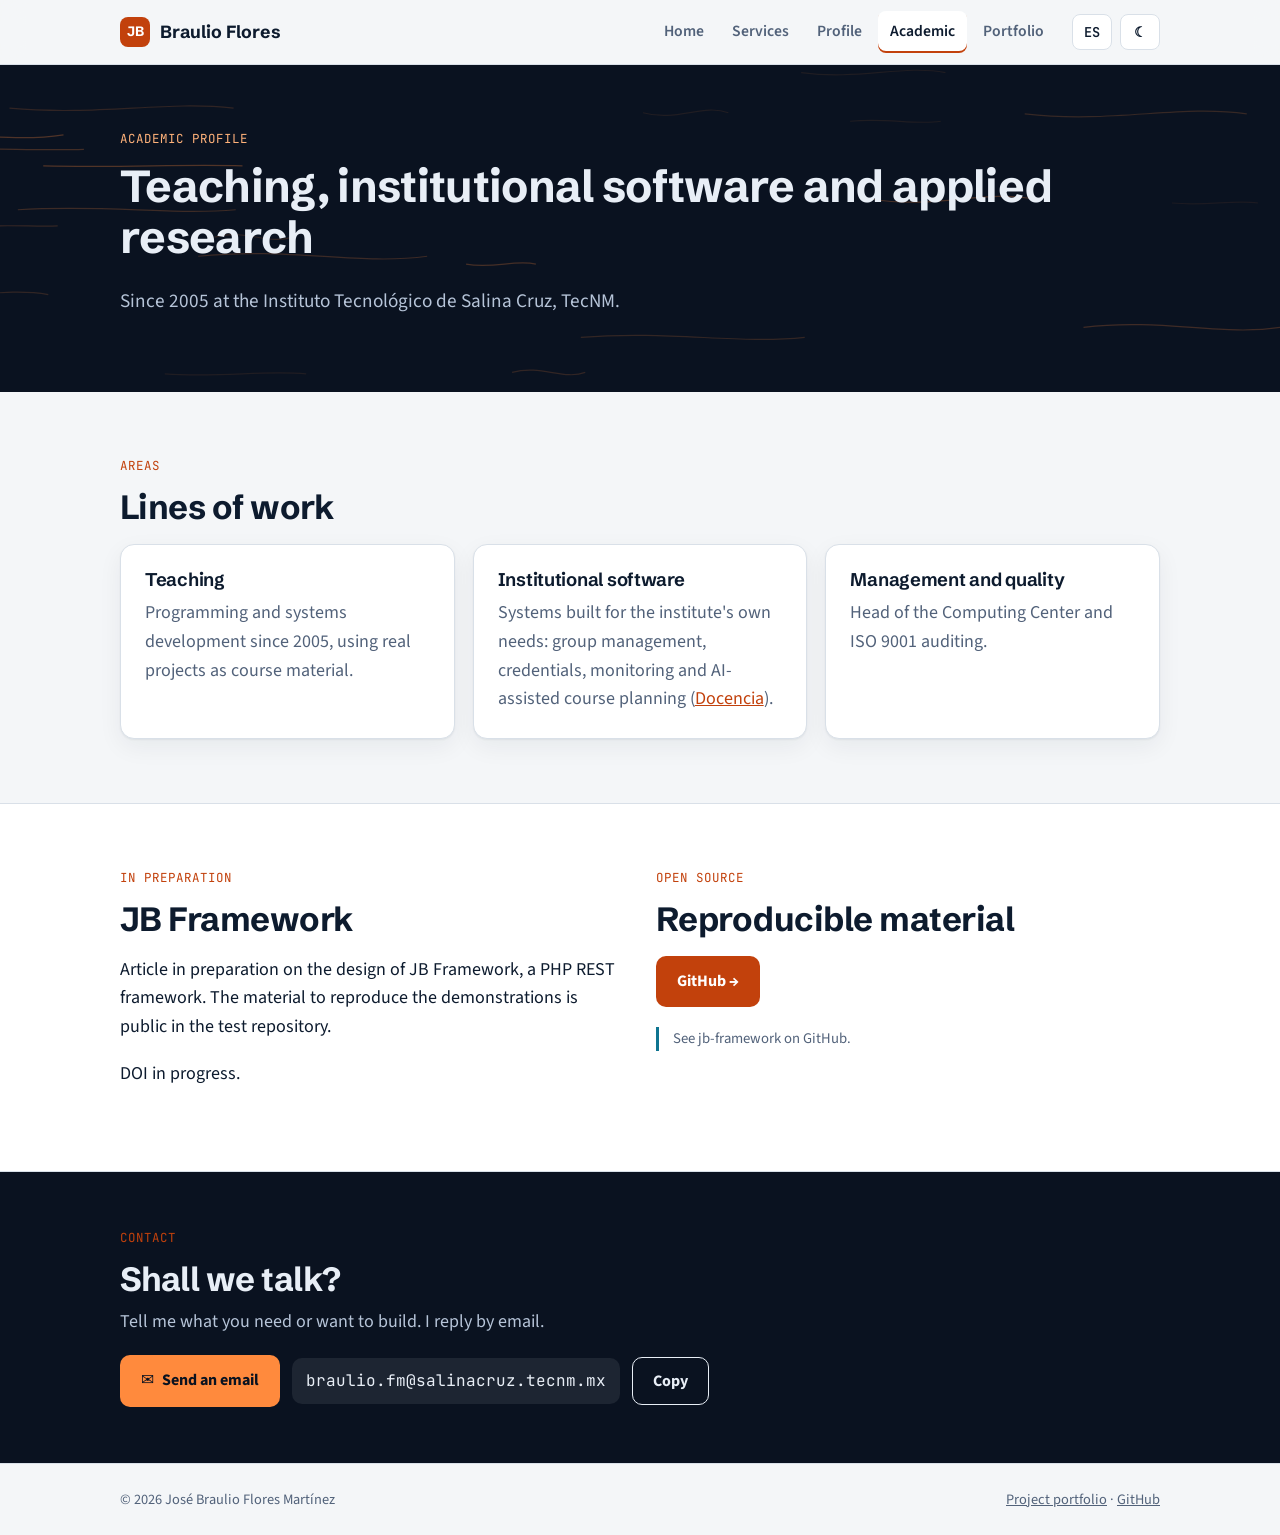
<file: academico.html>
<!doctype html>
<html lang="es" data-lang="es" data-t-es="Perfil académico — José Braulio Flores Martínez" data-t-en="Academic profile — José Braulio Flores Martínez">
<head>
<meta charset="utf-8">
<meta name="viewport" content="width=device-width,initial-scale=1">
<title>Perfil académico — José Braulio Flores Martínez</title>
<meta name="description" content="Docencia, software institucional e investigación.">
<meta property="og:title" content="Perfil académico — José Braulio Flores Martínez">
<meta property="og:description" content="Docencia, software institucional e investigación.">
<meta property="og:type" content="website">
<meta name="theme-color" content="#0a1220">
<link rel="icon" href="favicon.svg" type="image/svg+xml">
<link rel="preconnect" href="https://fonts.googleapis.com">
<link rel="preconnect" href="https://fonts.gstatic.com" crossorigin>
<link href="https://fonts.googleapis.com/css2?family=JetBrains+Mono:wght@400;600&family=Schibsted+Grotesk:wght@500;650;700&family=Source+Sans+3:wght@400;600;700&display=swap" rel="stylesheet">
<link rel="stylesheet" href="styles.css">

</head>
<body>
<a class="skip" href="#main"><span class="es">Saltar al contenido</span><span class="en">Skip to content</span></a>
<header class="top"><div class="wrap bar">
<a class="brand" href="index.html"><i>JB</i>Braulio Flores</a>
<nav class="main" id="nav" aria-label="Principal"><a href="index.html"><span class="es">Inicio</span><span class="en">Home</span></a><a href="servicios.html"><span class="es">Servicios</span><span class="en">Services</span></a><a href="perfil.html"><span class="es">Perfil</span><span class="en">Profile</span></a><a href="academico.html" aria-current="page"><span class="es">Académico</span><span class="en">Academic</span></a><a href="portafolio/"><span class="es">Portafolio</span><span class="en">Portfolio</span></a></nav>
<div class="tools">
<button class="tbtn" id="langbtn" aria-label="Español / English">EN</button>
<button class="tbtn" id="themebtn" aria-label="Tema claro / oscuro">☾</button>
<button class="tbtn burger" id="burger" aria-label="Menú" aria-expanded="false" aria-controls="nav">☰</button>
</div></div></header>
<div id="app" data-page="academico">
<main id="main">
<section class="hero small"><canvas id="wind" aria-hidden="true"></canvas><div class="wrap">
<span class="eyebrow"><span class="es">Perfil académico</span><span class="en">Academic profile</span></span><h1><span class="es">Docencia, software institucional e investigación aplicada</span><span class="en">Teaching, institutional software and applied research</span></h1><p class="lead"><span class="es">Desde 2005 en el Instituto Tecnológico de Salina Cruz, TecNM.</span><span class="en">Since 2005 at the Instituto Tecnológico de Salina Cruz, TecNM.</span></p></div></section>

<section><div class="wrap">
<span class="eyebrow"><span class="es">Áreas</span><span class="en">Areas</span></span><h2><span class="es">Líneas de trabajo</span><span class="en">Lines of work</span></h2>
<div class="grid">
<div class="card"><h3><span class="es">Docencia</span><span class="en">Teaching</span></h3><p><span class="es">Programación y desarrollo de sistemas desde 2005, con proyectos reales como material de clase.</span><span class="en">Programming and systems development since 2005, using real projects as course material.</span></p></div>
<div class="card"><h3><span class="es">Software institucional</span><span class="en">Institutional software</span></h3><p><span class="es">Sistemas desarrollados para necesidades del propio instituto: gestión de grupos, credenciales, monitoreo e instrumentación didáctica con IA (<a href="portafolio/#docencia">Docencia</a>).</span><span class="en">Systems built for the institute's own needs: group management, credentials, monitoring and AI-assisted course planning (<a href="portafolio/#docencia">Docencia</a>).</span></p></div>
<div class="card"><h3><span class="es">Gestión y calidad</span><span class="en">Management and quality</span></h3><p><span class="es">Jefatura del Centro de Cómputo y auditoría ISO 9001.</span><span class="en">Head of the Computing Center and ISO 9001 auditing.</span></p></div>
</div></div></section>

<section class="alt"><div class="wrap two">
<div><span class="eyebrow"><span class="es">En preparación</span><span class="en">In preparation</span></span><h2>JB Framework</h2>
<p><span class="es">Artículo en preparación sobre el diseño de JB Framework, un framework REST en PHP. El material para reproducir las demostraciones es público en el repositorio de pruebas.</span><span class="en">Article in preparation on the design of JB Framework, a PHP REST framework. The material to reproduce the demonstrations is public in the test repository.</span></p>
<p><span class="es">DOI en trámite.</span><span class="en">DOI in progress.</span></p></div>
<div><span class="eyebrow"><span class="es">Código abierto</span><span class="en">Open source</span></span><h2><span class="es">Material reproducible</span><span class="en">Reproducible material</span></h2>
<p><a class="btn pri" href="https://github.com/jbflores24" rel="noopener">GitHub →</a></p>
<p class="note"><span class="es">Ver jb-framework en GitHub.</span><span class="en">See jb-framework on GitHub.</span></p></div>
</div></section>
</main>
<section class="contact" id="contacto"><div class="wrap">
<span class="eyebrow"><span class="es">Contacto</span><span class="en">Contact</span></span>
<h2><span class="es">¿Hablamos?</span><span class="en">Shall we talk?</span></h2>
<p><span class="es">Cuéntame qué necesitas o qué quieres construir. Respondo por correo.</span><span class="en">Tell me what you need or want to build. I reply by email.</span></p>
<div class="mailrow">
<a class="btn pri" href="mailto:braulio.fm@salinacruz.tecnm.mx">✉ <span class="es">Escribir un correo</span><span class="en">Send an email</span></a>
<code>braulio.fm@salinacruz.tecnm.mx</code>
<button class="btn sec" id="copymail" data-mail="braulio.fm@salinacruz.tecnm.mx"><span class="es">Copiar</span><span class="en">Copy</span></button>
</div></div></section>
</div>
<footer class="foot"><div class="wrap">
<span>© 2026 José Braulio Flores Martínez</span>
<span><a href="https://jbflores24.github.io/portafolio/" rel="noopener"><span class="es">Portafolio de proyectos</span><span class="en">Project portfolio</span></a> · <a href="https://github.com/jbflores24" rel="noopener">GitHub</a></span>
</div></footer>
<script src="main.js"></script>
</body></html>
</file>
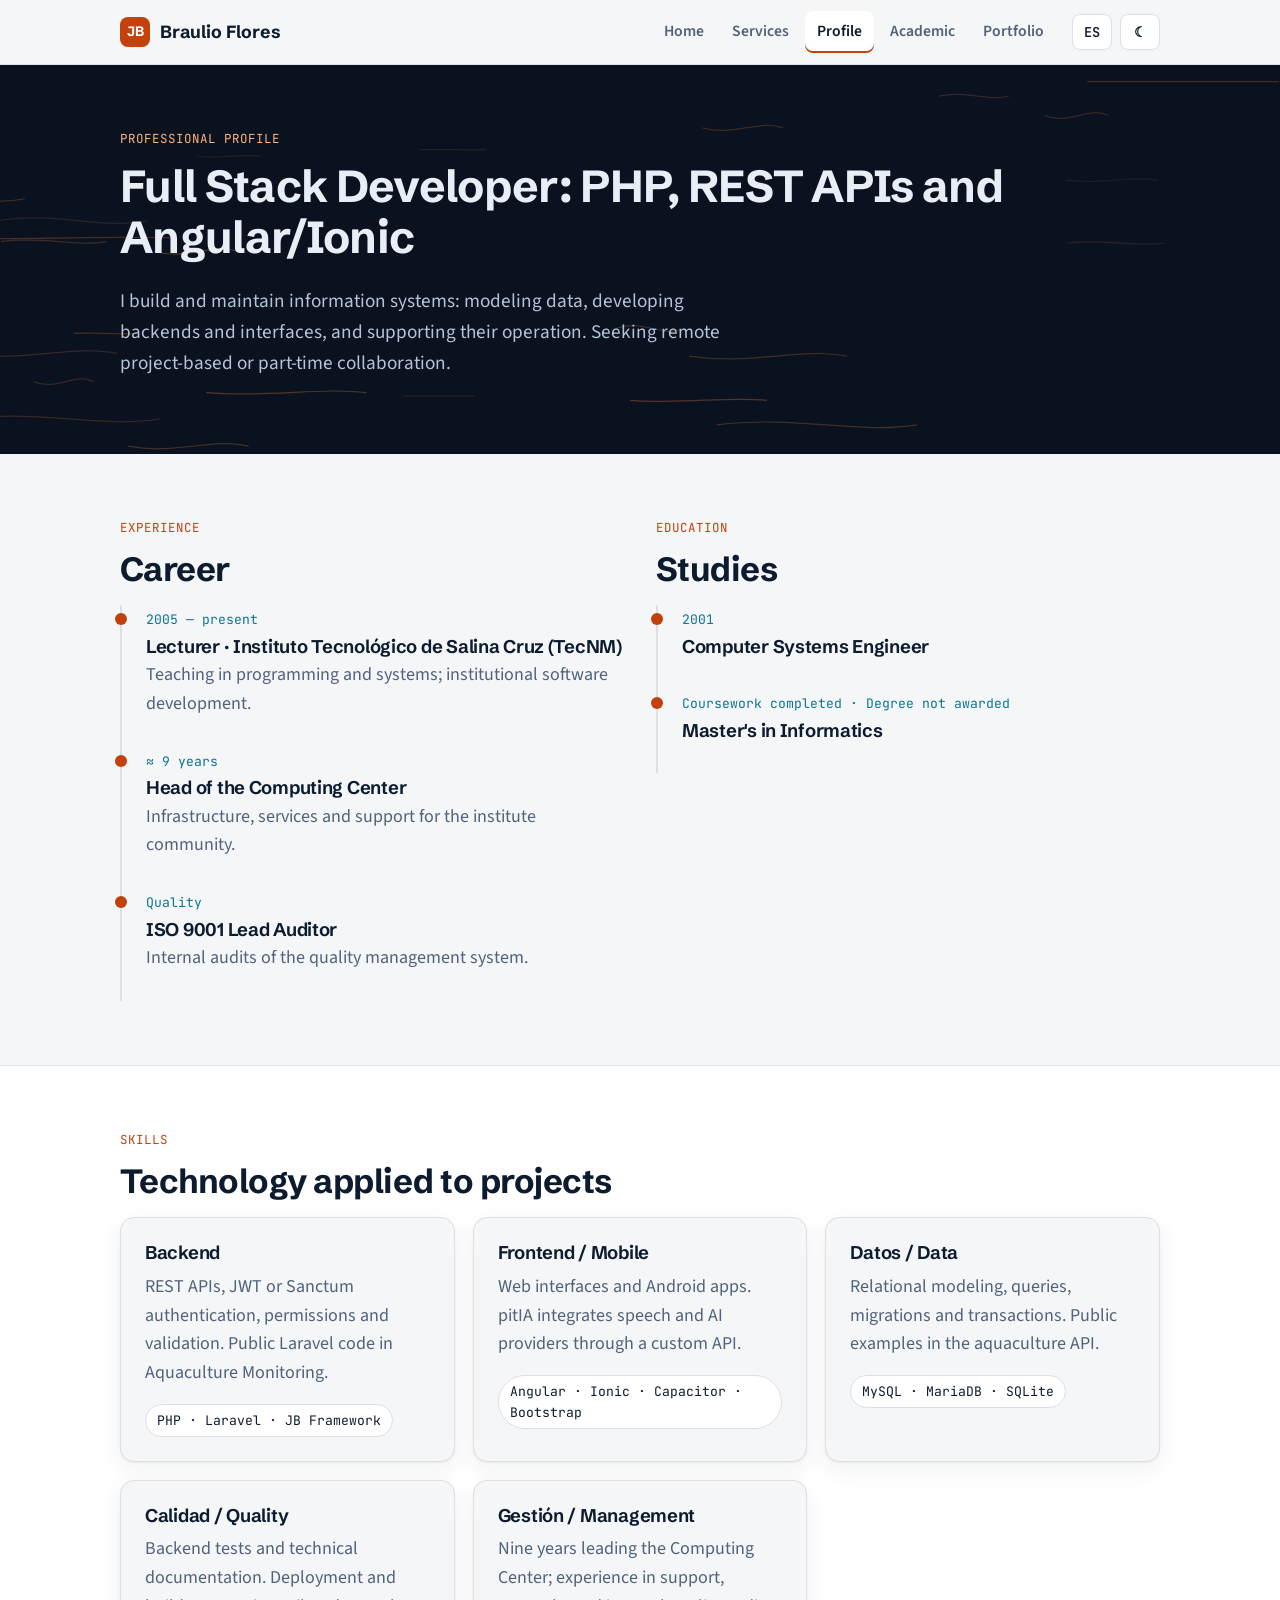
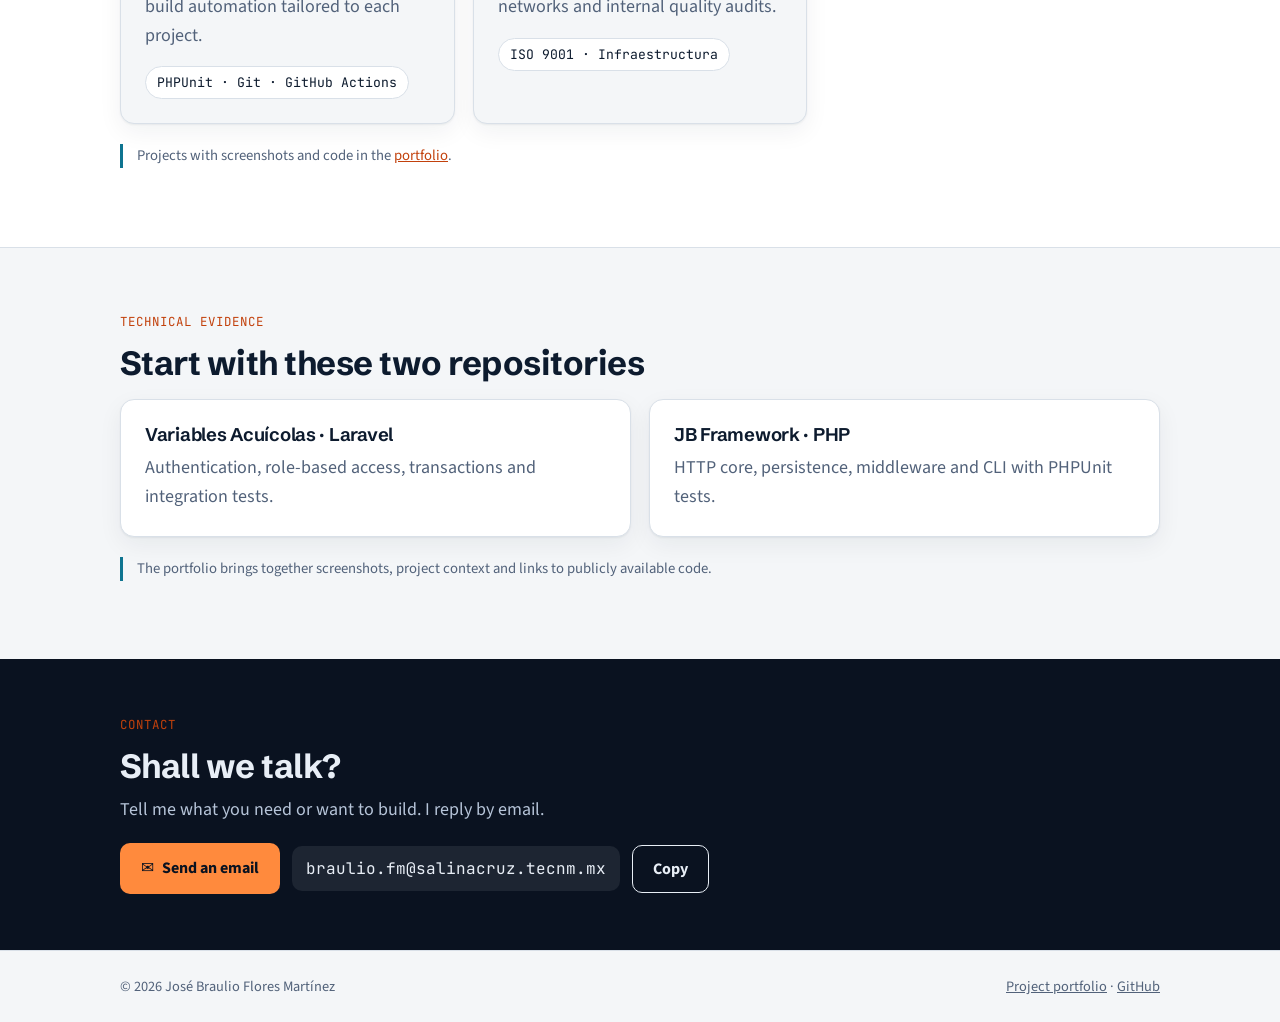
<file: perfil.html>
<!doctype html>
<html lang="es" data-lang="es" data-t-es="Perfil profesional — José Braulio Flores Martínez" data-t-en="Professional profile — José Braulio Flores Martínez">
<head>
<meta charset="utf-8">
<meta name="viewport" content="width=device-width,initial-scale=1">
<title>Perfil profesional — José Braulio Flores Martínez</title>
<meta name="description" content="Trayectoria, formación y habilidades.">
<meta property="og:title" content="Perfil profesional — José Braulio Flores Martínez">
<meta property="og:description" content="Trayectoria, formación y habilidades.">
<meta property="og:type" content="website">
<meta name="theme-color" content="#0a1220">
<link rel="icon" href="favicon.svg" type="image/svg+xml">
<link rel="preconnect" href="https://fonts.googleapis.com">
<link rel="preconnect" href="https://fonts.gstatic.com" crossorigin>
<link href="https://fonts.googleapis.com/css2?family=JetBrains+Mono:wght@400;600&family=Schibsted+Grotesk:wght@500;650;700&family=Source+Sans+3:wght@400;600;700&display=swap" rel="stylesheet">
<link rel="stylesheet" href="styles.css">

</head>
<body>
<a class="skip" href="#main"><span class="es">Saltar al contenido</span><span class="en">Skip to content</span></a>
<header class="top"><div class="wrap bar">
<a class="brand" href="index.html"><i>JB</i>Braulio Flores</a>
<nav class="main" id="nav" aria-label="Principal"><a href="index.html"><span class="es">Inicio</span><span class="en">Home</span></a><a href="servicios.html"><span class="es">Servicios</span><span class="en">Services</span></a><a href="perfil.html" aria-current="page"><span class="es">Perfil</span><span class="en">Profile</span></a><a href="academico.html"><span class="es">Académico</span><span class="en">Academic</span></a><a href="portafolio/"><span class="es">Portafolio</span><span class="en">Portfolio</span></a></nav>
<div class="tools">
<button class="tbtn" id="langbtn" aria-label="Español / English">EN</button>
<button class="tbtn" id="themebtn" aria-label="Tema claro / oscuro">☾</button>
<button class="tbtn burger" id="burger" aria-label="Menú" aria-expanded="false" aria-controls="nav">☰</button>
</div></div></header>
<div id="app" data-page="perfil">
<main id="main">
<section class="hero small"><canvas id="wind" aria-hidden="true"></canvas><div class="wrap">
<span class="eyebrow"><span class="es">Perfil profesional</span><span class="en">Professional profile</span></span><h1><span class="es">Desarrollador Full Stack: PHP, APIs REST y Angular/Ionic</span><span class="en">Full Stack Developer: PHP, REST APIs and Angular/Ionic</span></h1><p class="lead"><span class="es">Construyo y mantengo sistemas de información: modelo los datos, desarrollo backend e interfaces y acompaño su operación. Busco colaboración remota por proyecto o a tiempo parcial.</span><span class="en">I build and maintain information systems: modeling data, developing backends and interfaces, and supporting their operation. Seeking remote project-based or part-time collaboration.</span></p></div></section>

<section><div class="wrap two">
<div><span class="eyebrow"><span class="es">Experiencia</span><span class="en">Experience</span></span><h2><span class="es">Trayectoria</span><span class="en">Career</span></h2>
<ul class="tl">
<li><span class="when">2005 — <span class="es">presente</span><span class="en">present</span></span><h3><span class="es">Docente · Instituto Tecnológico de Salina Cruz (TecNM)</span><span class="en">Lecturer · Instituto Tecnológico de Salina Cruz (TecNM)</span></h3><p><span class="es">Cátedra en programación y sistemas; desarrollo de software institucional.</span><span class="en">Teaching in programming and systems; institutional software development.</span></p></li>
<li><span class="when"><span class="es">≈ 9 años</span><span class="en">≈ 9 years</span></span><h3><span class="es">Jefe del Centro de Cómputo</span><span class="en">Head of the Computing Center</span></h3><p><span class="es">Infraestructura, servicios y soporte para la comunidad del instituto.</span><span class="en">Infrastructure, services and support for the institute community.</span></p></li>
<li><span class="when"><span class="es">Calidad</span><span class="en">Quality</span></span><h3><span class="es">Auditor Líder ISO 9001</span><span class="en">ISO 9001 Lead Auditor</span></h3><p><span class="es">Auditorías internas del sistema de gestión de la calidad.</span><span class="en">Internal audits of the quality management system.</span></p></li>
</ul></div>
<div><span class="eyebrow"><span class="es">Formación</span><span class="en">Education</span></span><h2><span class="es">Estudios</span><span class="en">Studies</span></h2>
<ul class="tl">
<li><span class="when">2001</span><h3><span class="es">Ingeniero en Sistemas Computacionales</span><span class="en">Computer Systems Engineer</span></h3></li>
<li><span class="when"><span class="es">Plan de estudios concluido · Sin título de grado</span><span class="en">Coursework completed · Degree not awarded</span></span><h3><span class="es">Maestría en Informática</span><span class="en">Master's in Informatics</span></h3></li>
</ul></div>
</div></section>

<section class="alt"><div class="wrap">
<span class="eyebrow"><span class="es">Habilidades</span><span class="en">Skills</span></span><h2><span class="es">Tecnología aplicada a proyectos</span><span class="en">Technology applied to projects</span></h2>
<div class="grid"><div class="card"><h3>Backend</h3><p><span class="es">APIs REST, autenticación por JWT o Sanctum, permisos y validación. Código Laravel público en Variables Acuícolas.</span><span class="en">REST APIs, JWT or Sanctum authentication, permissions and validation. Public Laravel code in Aquaculture Monitoring.</span></p><div class="chips"><span class="chip">PHP · Laravel · JB Framework</span></div></div><div class="card"><h3>Frontend / Mobile</h3><p><span class="es">Interfaces web y aplicaciones Android. pitIA integra voz y proveedores de IA mediante una API propia.</span><span class="en">Web interfaces and Android apps. pitIA integrates speech and AI providers through a custom API.</span></p><div class="chips"><span class="chip">Angular · Ionic · Capacitor · Bootstrap</span></div></div><div class="card"><h3>Datos / Data</h3><p><span class="es">Modelado relacional, consultas, migraciones y operaciones transaccionales. Ejemplos públicos en la API acuícola.</span><span class="en">Relational modeling, queries, migrations and transactions. Public examples in the aquaculture API.</span></p><div class="chips"><span class="chip">MySQL · MariaDB · SQLite</span></div></div><div class="card"><h3>Calidad / Quality</h3><p><span class="es">Pruebas de backend y documentación técnica. Automatización de despliegues y compilación según el proyecto.</span><span class="en">Backend tests and technical documentation. Deployment and build automation tailored to each project.</span></p><div class="chips"><span class="chip">PHPUnit · Git · GitHub Actions</span></div></div><div class="card"><h3>Gestión / Management</h3><p><span class="es">Nueve años al frente del Centro de Cómputo; experiencia en soporte, redes y auditorías internas de calidad.</span><span class="en">Nine years leading the Computing Center; experience in support, networks and internal quality audits.</span></p><div class="chips"><span class="chip">ISO 9001 · Infraestructura</span></div></div></div>
<p class="note"><span class="es">Proyectos con capturas y código en el</span><span class="en">Projects with screenshots and code in the</span> <a href="https://jbflores24.github.io/portafolio/" rel="noopener"><span class="es">portafolio</span><span class="en">portfolio</span></a>.</p>
</div></section>
<section><div class="wrap"><span class="eyebrow"><span class="es">Evidencia técnica</span><span class="en">Technical evidence</span></span><h2><span class="es">Empieza por estos dos repositorios</span><span class="en">Start with these two repositories</span></h2><div class="grid"><a class="card" href="https://github.com/jbflores24/apiVariables"><h3>Variables Acuícolas · Laravel</h3><p><span class="es">Autenticación, acceso por rol, transacciones y pruebas de integración.</span><span class="en">Authentication, role-based access, transactions and integration tests.</span></p></a><a class="card" href="https://github.com/jbflores24/jb-framework"><h3>JB Framework · PHP</h3><p><span class="es">Núcleo HTTP, persistencia, middleware y CLI con pruebas PHPUnit.</span><span class="en">HTTP core, persistence, middleware and CLI with PHPUnit tests.</span></p></a></div><p class="note"><span class="es">El portafolio reúne capturas, contexto de cada proyecto y enlaces al código que está disponible públicamente.</span><span class="en">The portfolio brings together screenshots, project context and links to publicly available code.</span></p></div></section></main>
<section class="contact" id="contacto"><div class="wrap">
<span class="eyebrow"><span class="es">Contacto</span><span class="en">Contact</span></span>
<h2><span class="es">¿Hablamos?</span><span class="en">Shall we talk?</span></h2>
<p><span class="es">Cuéntame qué necesitas o qué quieres construir. Respondo por correo.</span><span class="en">Tell me what you need or want to build. I reply by email.</span></p>
<div class="mailrow">
<a class="btn pri" href="mailto:braulio.fm@salinacruz.tecnm.mx">✉ <span class="es">Escribir un correo</span><span class="en">Send an email</span></a>
<code>braulio.fm@salinacruz.tecnm.mx</code>
<button class="btn sec" id="copymail" data-mail="braulio.fm@salinacruz.tecnm.mx"><span class="es">Copiar</span><span class="en">Copy</span></button>
</div></div></section>
</div>
<footer class="foot"><div class="wrap">
<span>© 2026 José Braulio Flores Martínez</span>
<span><a href="https://jbflores24.github.io/portafolio/" rel="noopener"><span class="es">Portafolio de proyectos</span><span class="en">Project portfolio</span></a> · <a href="https://github.com/jbflores24" rel="noopener">GitHub</a></span>
</div></footer>
<script src="main.js"></script>
</body></html>
</file>
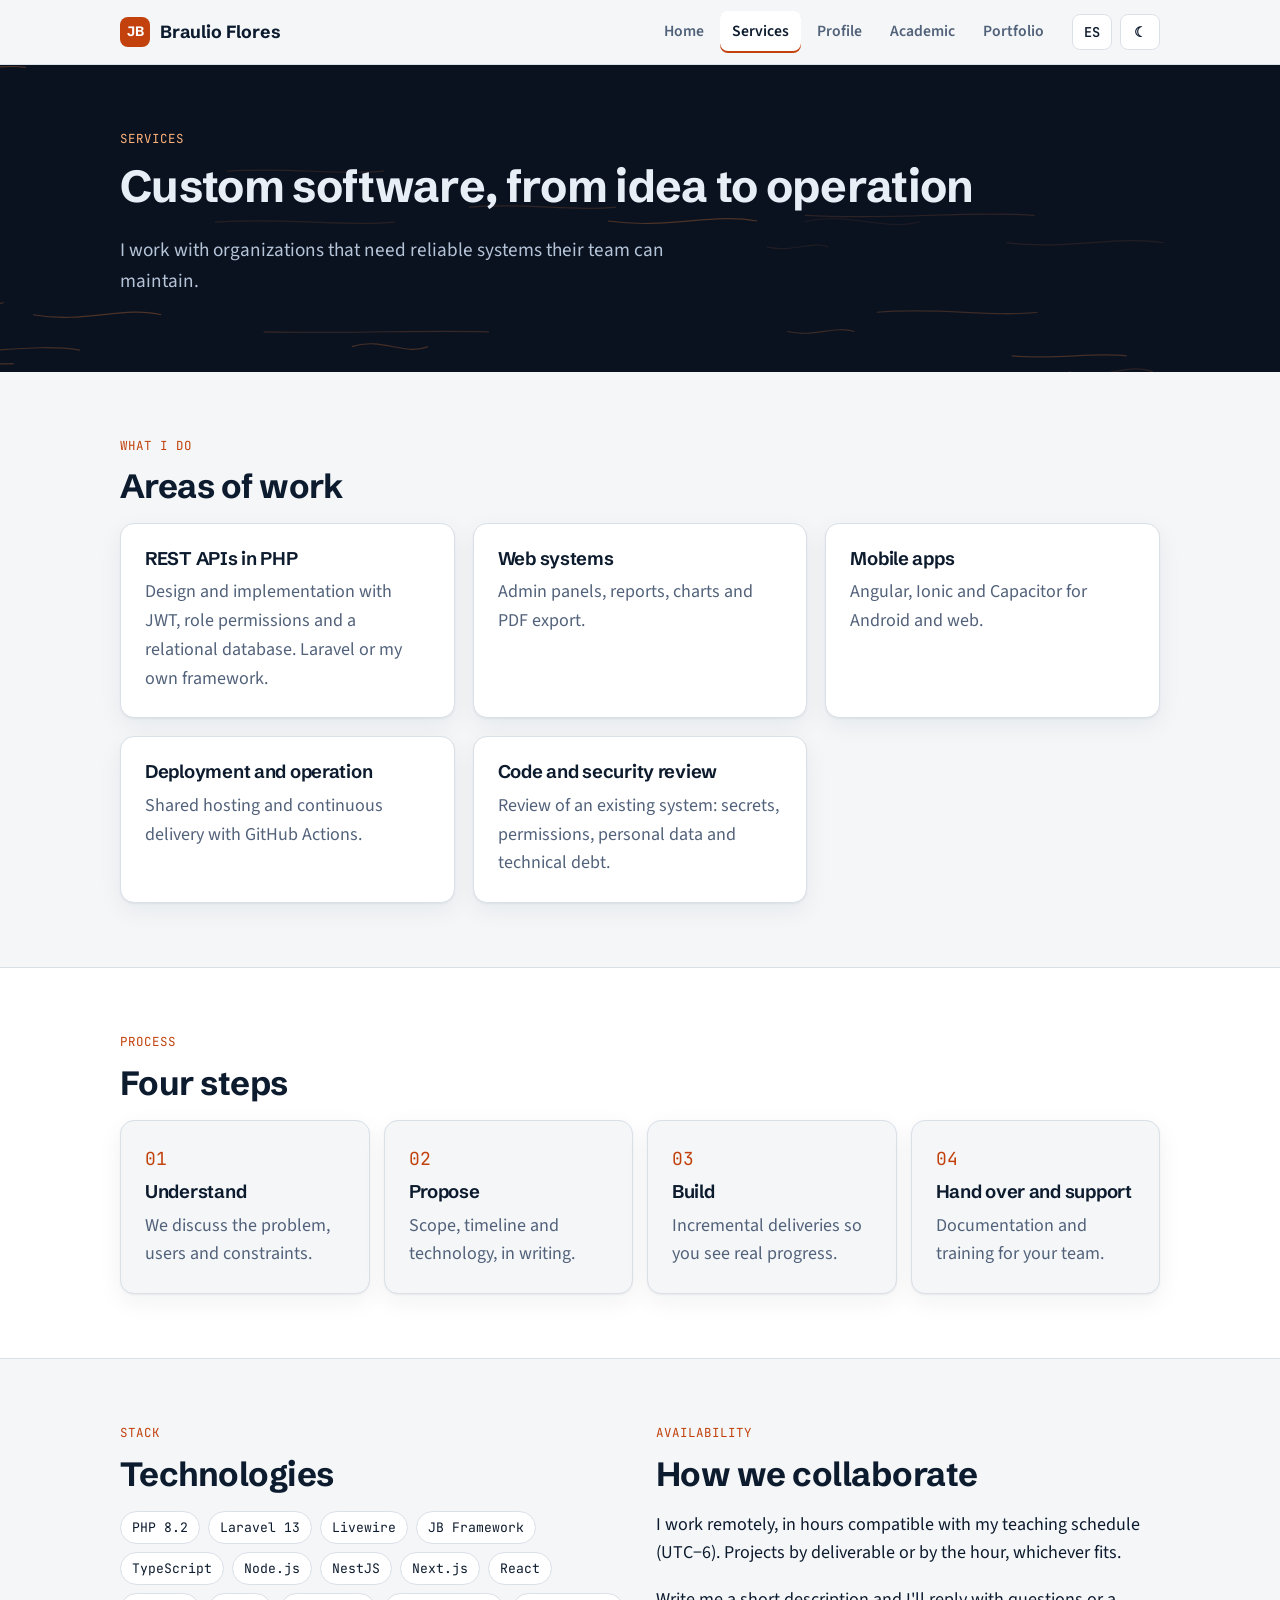
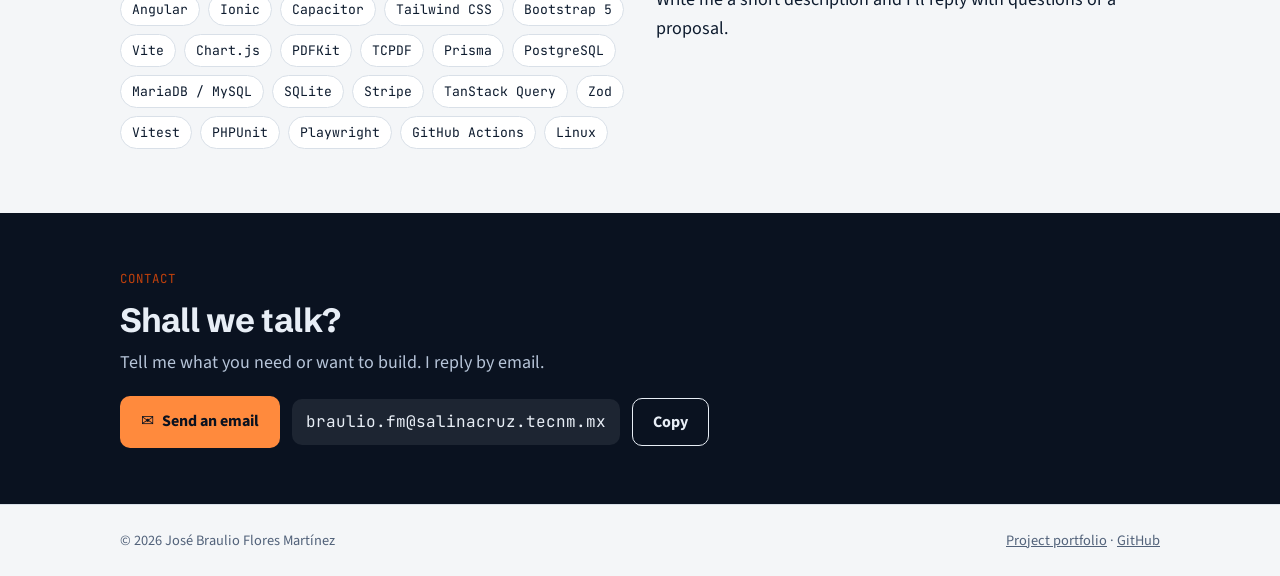
<file: servicios.html>
<!doctype html>
<html lang="es" data-lang="es" data-t-es="Servicios — José Braulio Flores Martínez" data-t-en="Services — José Braulio Flores Martínez">
<head>
<meta charset="utf-8">
<meta name="viewport" content="width=device-width,initial-scale=1">
<title>Servicios — José Braulio Flores Martínez</title>
<meta name="description" content="APIs REST, sistemas web, apps móviles y revisión de código.">
<meta property="og:title" content="Servicios — José Braulio Flores Martínez">
<meta property="og:description" content="APIs REST, sistemas web, apps móviles y revisión de código.">
<meta property="og:type" content="website">
<meta name="theme-color" content="#0a1220">
<link rel="icon" href="favicon.svg" type="image/svg+xml">
<link rel="preconnect" href="https://fonts.googleapis.com">
<link rel="preconnect" href="https://fonts.gstatic.com" crossorigin>
<link href="https://fonts.googleapis.com/css2?family=JetBrains+Mono:wght@400;600&family=Schibsted+Grotesk:wght@500;650;700&family=Source+Sans+3:wght@400;600;700&display=swap" rel="stylesheet">
<link rel="stylesheet" href="styles.css">

</head>
<body>
<a class="skip" href="#main"><span class="es">Saltar al contenido</span><span class="en">Skip to content</span></a>
<header class="top"><div class="wrap bar">
<a class="brand" href="index.html"><i>JB</i>Braulio Flores</a>
<nav class="main" id="nav" aria-label="Principal"><a href="index.html"><span class="es">Inicio</span><span class="en">Home</span></a><a href="servicios.html" aria-current="page"><span class="es">Servicios</span><span class="en">Services</span></a><a href="perfil.html"><span class="es">Perfil</span><span class="en">Profile</span></a><a href="academico.html"><span class="es">Académico</span><span class="en">Academic</span></a><a href="portafolio/"><span class="es">Portafolio</span><span class="en">Portfolio</span></a></nav>
<div class="tools">
<button class="tbtn" id="langbtn" aria-label="Español / English">EN</button>
<button class="tbtn" id="themebtn" aria-label="Tema claro / oscuro">☾</button>
<button class="tbtn burger" id="burger" aria-label="Menú" aria-expanded="false" aria-controls="nav">☰</button>
</div></div></header>
<div id="app" data-page="servicios">
<main id="main">
<section class="hero small"><canvas id="wind" aria-hidden="true"></canvas><div class="wrap">
<span class="eyebrow"><span class="es">Servicios</span><span class="en">Services</span></span><h1><span class="es">Software a la medida, de la idea a la operación</span><span class="en">Custom software, from idea to operation</span></h1><p class="lead"><span class="es">Trabajo con organizaciones que necesitan sistemas confiables y que su equipo pueda mantener.</span><span class="en">I work with organizations that need reliable systems their team can maintain.</span></p></div></section>

<section><div class="wrap">
<span class="eyebrow"><span class="es">Qué hago</span><span class="en">What I do</span></span>
<h2><span class="es">Áreas de trabajo</span><span class="en">Areas of work</span></h2>
<div class="grid">
<div class="card"><h3><span class="es">APIs REST en PHP</span><span class="en">REST APIs in PHP</span></h3><p><span class="es">Diseño e implementación con JWT, permisos por rol y base de datos relacional. Laravel o mi framework propio.</span><span class="en">Design and implementation with JWT, role permissions and a relational database. Laravel or my own framework.</span></p></div>
<div class="card"><h3><span class="es">Sistemas web</span><span class="en">Web systems</span></h3><p><span class="es">Paneles administrativos, reportes, gráficas y exportación a PDF.</span><span class="en">Admin panels, reports, charts and PDF export.</span></p></div>
<div class="card"><h3><span class="es">Aplicaciones móviles</span><span class="en">Mobile apps</span></h3><p><span class="es">Angular, Ionic y Capacitor para Android y web.</span><span class="en">Angular, Ionic and Capacitor for Android and web.</span></p></div>
<div class="card"><h3><span class="es">Despliegue y operación</span><span class="en">Deployment and operation</span></h3><p><span class="es">Hosting compartido y entrega continua con GitHub Actions.</span><span class="en">Shared hosting and continuous delivery with GitHub Actions.</span></p></div>
<div class="card"><h3><span class="es">Revisión de código y seguridad</span><span class="en">Code and security review</span></h3><p><span class="es">Revisión de un sistema existente: secretos, permisos, datos personales y deuda técnica.</span><span class="en">Review of an existing system: secrets, permissions, personal data and technical debt.</span></p></div>
</div></div></section>

<section class="alt"><div class="wrap">
<span class="eyebrow"><span class="es">Proceso</span><span class="en">Process</span></span>
<h2><span class="es">Cuatro pasos</span><span class="en">Four steps</span></h2>
<div class="steps">
<div class="card"><h3><span class="es">Entender</span><span class="en">Understand</span></h3><p><span class="es">Conversamos sobre el problema, los usuarios y las restricciones.</span><span class="en">We discuss the problem, users and constraints.</span></p></div>
<div class="card"><h3><span class="es">Proponer</span><span class="en">Propose</span></h3><p><span class="es">Alcance, tiempos y tecnología, por escrito.</span><span class="en">Scope, timeline and technology, in writing.</span></p></div>
<div class="card"><h3><span class="es">Construir</span><span class="en">Build</span></h3><p><span class="es">Entregas parciales para que veas avances reales.</span><span class="en">Incremental deliveries so you see real progress.</span></p></div>
<div class="card"><h3><span class="es">Entregar y acompañar</span><span class="en">Hand over and support</span></h3><p><span class="es">Documentación y capacitación para tu equipo.</span><span class="en">Documentation and training for your team.</span></p></div>
</div></div></section>

<section><div class="wrap two">
<div><span class="eyebrow">Stack</span><h2><span class="es">Tecnologías</span><span class="en">Technologies</span></h2>
<div class="chips"><span class="chip">PHP 8.2</span><span class="chip">Laravel 13</span><span class="chip">Livewire</span><span class="chip">JB Framework</span><span class="chip">TypeScript</span><span class="chip">Node.js</span><span class="chip">NestJS</span><span class="chip">Next.js</span><span class="chip">React</span><span class="chip">Angular</span><span class="chip">Ionic</span><span class="chip">Capacitor</span><span class="chip">Tailwind CSS</span><span class="chip">Bootstrap 5</span><span class="chip">Vite</span><span class="chip">Chart.js</span><span class="chip">PDFKit</span><span class="chip">TCPDF</span><span class="chip">Prisma</span><span class="chip">PostgreSQL</span><span class="chip">MariaDB / MySQL</span><span class="chip">SQLite</span><span class="chip">Stripe</span><span class="chip">TanStack Query</span><span class="chip">Zod</span><span class="chip">Vitest</span><span class="chip">PHPUnit</span><span class="chip">Playwright</span><span class="chip">GitHub Actions</span><span class="chip">Linux</span></div></div>
<div><span class="eyebrow"><span class="es">Disponibilidad</span><span class="en">Availability</span></span><h2><span class="es">Cómo colaboramos</span><span class="en">How we collaborate</span></h2>
<p><span class="es">Trabajo en remoto, en horario compatible con mi labor docente (UTC−6). Proyectos por entregables o por horas, según lo que convenga.</span><span class="en">I work remotely, in hours compatible with my teaching schedule (UTC−6). Projects by deliverable or by the hour, whichever fits.</span></p>
<p><span class="es">Escríbeme con una descripción breve y te respondo con preguntas o una propuesta.</span><span class="en">Write me a short description and I'll reply with questions or a proposal.</span></p></div>
</div></section>
</main>
<section class="contact" id="contacto"><div class="wrap">
<span class="eyebrow"><span class="es">Contacto</span><span class="en">Contact</span></span>
<h2><span class="es">¿Hablamos?</span><span class="en">Shall we talk?</span></h2>
<p><span class="es">Cuéntame qué necesitas o qué quieres construir. Respondo por correo.</span><span class="en">Tell me what you need or want to build. I reply by email.</span></p>
<div class="mailrow">
<a class="btn pri" href="mailto:braulio.fm@salinacruz.tecnm.mx">✉ <span class="es">Escribir un correo</span><span class="en">Send an email</span></a>
<code>braulio.fm@salinacruz.tecnm.mx</code>
<button class="btn sec" id="copymail" data-mail="braulio.fm@salinacruz.tecnm.mx"><span class="es">Copiar</span><span class="en">Copy</span></button>
</div></div></section>
</div>
<footer class="foot"><div class="wrap">
<span>© 2026 José Braulio Flores Martínez</span>
<span><a href="https://jbflores24.github.io/portafolio/" rel="noopener"><span class="es">Portafolio de proyectos</span><span class="en">Project portfolio</span></a> · <a href="https://github.com/jbflores24" rel="noopener">GitHub</a></span>
</div></footer>
<script src="main.js"></script>
</body></html>
</file>
<file: styles.css>
:root{
  --bg:#f4f6f8;--surface:#fff;--ink:#0d1b2e;--muted:#52627a;--line:#d9e0e8;
  --accent:#c2410c;--on-accent:#fff;--ochre:#0e7490;--navy:#0a1220;--navy-2:#13213a;
  --shadow:0 1px 2px rgba(13,27,46,.06),0 8px 24px rgba(13,27,46,.06);
  --r:14px;--maxw:1080px;
  --display:'Schibsted Grotesk',system-ui,sans-serif;--body:'Source Sans 3',system-ui,sans-serif;--mono:'JetBrains Mono',ui-monospace,monospace;
}
@media (prefers-color-scheme:dark){:root:not([data-theme="light"]){
  --bg:#0a1220;--surface:#111c30;--ink:#e8eef6;--muted:#9fb0c6;--line:#22324d;
  --accent:#ff8a3d;--on-accent:#0a1220;--ochre:#5cc4d9;--navy:#060c17;--navy-2:#0f1b30;
  --shadow:0 1px 2px rgba(0,0,0,.3),0 8px 24px rgba(0,0,0,.25);}}
:root[data-theme="dark"]{
  --bg:#0a1220;--surface:#111c30;--ink:#e8eef6;--muted:#9fb0c6;--line:#22324d;
  --accent:#ff8a3d;--on-accent:#0a1220;--ochre:#5cc4d9;--navy:#060c17;--navy-2:#0f1b30;
  --shadow:0 1px 2px rgba(0,0,0,.3),0 8px 24px rgba(0,0,0,.25);}
*{box-sizing:border-box}
html{scroll-behavior:smooth}
body{margin:0;background:var(--bg);color:var(--ink);font-family:var(--body);font-size:18px;line-height:1.6;-webkit-font-smoothing:antialiased}
html[data-lang="es"] .en,html[data-lang="en"] .es{display:none!important}
a{color:var(--accent)}
img,svg{max-width:100%}
h1,h2,h3{font-family:var(--display);line-height:1.15;margin:0 0 .5em;letter-spacing:-.015em}
h1{font-size:clamp(2rem,5.5vw,3.6rem);font-weight:700}
h2{font-size:clamp(1.5rem,3.2vw,2.1rem);font-weight:700}
h3{font-size:1.15rem;font-weight:650}
p{margin:0 0 1em}
.wrap{max-width:var(--maxw);margin:0 auto;padding:0 20px}
section{padding:64px 0}
.eyebrow{font-family:var(--mono);font-size:.78rem;letter-spacing:.08em;text-transform:uppercase;color:var(--accent);margin-bottom:12px;display:block}
.lead{font-size:1.2rem;color:var(--muted);max-width:62ch}
.skip{position:absolute;left:-999px;top:8px;background:var(--accent);color:var(--on-accent);padding:8px 14px;border-radius:8px;z-index:100}
.skip:focus{left:8px}
:focus-visible{outline:3px solid var(--accent);outline-offset:3px;border-radius:4px}

/* header */
header.top{position:sticky;top:0;z-index:50;background:color-mix(in srgb,var(--bg) 88%,transparent);backdrop-filter:blur(12px);border-bottom:1px solid var(--line)}
.bar{display:flex;align-items:center;gap:16px;height:64px}
.brand{font-family:var(--display);font-weight:700;font-size:1.1rem;color:var(--ink);text-decoration:none;display:flex;align-items:center;gap:10px;margin-right:auto}
.brand i{width:30px;height:30px;border-radius:8px;background:var(--accent);color:var(--on-accent);display:grid;place-items:center;font-style:normal;font-size:.85rem}
nav.main{display:flex;gap:4px}
nav.main a{color:var(--muted);text-decoration:none;padding:8px 12px;border-radius:8px;font-size:.98rem;font-weight:600}
nav.main a:hover{color:var(--ink)}
nav.main a[aria-current="page"]{color:var(--ink);background:var(--surface);box-shadow:inset 0 -2px 0 var(--accent)}
.tools{display:flex;gap:8px}
.tbtn{font:600 .85rem var(--mono);border:1px solid var(--line);background:var(--surface);color:var(--ink);border-radius:8px;height:36px;min-width:40px;padding:0 10px;cursor:pointer}
.tbtn:hover{border-color:var(--accent)}
.burger{display:none}
@media(max-width:820px){
  .burger{display:inline-block}
  nav.main{position:absolute;left:0;right:0;top:64px;flex-direction:column;background:var(--bg);border-bottom:1px solid var(--line);padding:8px 20px 16px;display:none}
  nav.main.open{display:flex}
  nav.main a{padding:12px}
}

/* hero */
.hero{position:relative;background:var(--navy);color:#e8eef6;overflow:hidden;padding:88px 0 80px}
.hero canvas{position:absolute;inset:0;width:100%;height:100%;opacity:.9}
.hero .wrap{position:relative}
.hero .eyebrow{color:#ffb27a}
.hero p.lead{color:#b6c4d8}
.hero.small{padding:64px 0 56px}
.hero.small h1{font-size:clamp(1.8rem,4.5vw,2.8rem)}
.cta{display:flex;flex-wrap:wrap;gap:12px;margin-top:28px}
.btn{display:inline-flex;align-items:center;gap:8px;padding:12px 20px;border-radius:10px;font-weight:700;text-decoration:none;border:1.5px solid transparent;font-family:var(--body);font-size:1rem;cursor:pointer}
.btn.pri{background:var(--accent);color:var(--on-accent)}
.hero .btn.pri{background:#ff8a3d;color:#0a1220}
.btn.sec{border-color:currentColor;background:transparent;color:inherit}
.btn:hover{transform:translateY(-1px)}

/* paths */
.paths{display:grid;gap:16px}
.path{display:grid;grid-template-columns:minmax(0,1fr) auto;gap:16px;align-items:center;background:var(--surface);border:1px solid var(--line);border-radius:var(--r);padding:22px 24px;text-decoration:none;color:var(--ink);box-shadow:var(--shadow)}
.path:hover{border-color:var(--accent)}
.path h3{margin:0 0 4px}
.path p{margin:0;color:var(--muted)}
.path .go{font-family:var(--mono);font-size:1.4rem;color:var(--accent)}
.path .tag{font-family:var(--mono);font-size:.75rem;color:var(--ochre);text-transform:uppercase;letter-spacing:.06em}

/* cards */
.grid{display:grid;gap:18px;grid-template-columns:repeat(auto-fit,minmax(min(100%,280px),1fr))}
.card{background:var(--surface);border:1px solid var(--line);border-radius:var(--r);padding:24px;box-shadow:var(--shadow)}
.card p{color:var(--muted);margin:0}
.card .n{font-family:var(--mono);color:var(--accent);font-size:.85rem}
a.card{text-decoration:none;color:var(--ink);display:block}
a.card:hover{border-color:var(--accent)}
.chips{display:flex;flex-wrap:wrap;gap:8px}
.chip{font-family:var(--mono);font-size:.82rem;padding:5px 11px;border:1px solid var(--line);border-radius:999px;background:var(--surface);color:var(--ink)}
.alt{background:var(--surface);border-block:1px solid var(--line)}
.alt .card{background:var(--bg)}

/* timeline */
.tl{list-style:none;margin:0;padding:0;border-left:2px solid var(--line)}
.tl li{position:relative;padding:0 0 28px 24px}
.tl li::before{content:"";position:absolute;left:-7px;top:8px;width:12px;height:12px;border-radius:50%;background:var(--accent)}
.tl .when{font-family:var(--mono);font-size:.82rem;color:var(--ochre)}
.tl h3{margin:2px 0 4px}
.tl p{color:var(--muted);margin:0}

.steps{counter-reset:s;display:grid;gap:14px;grid-template-columns:repeat(auto-fit,minmax(min(100%,230px),1fr))}
.steps .card::before{counter-increment:s;content:"0" counter(s);font-family:var(--mono);color:var(--accent);display:block;margin-bottom:8px}

.two{display:grid;gap:32px;grid-template-columns:minmax(0,1fr)}
@media(min-width:860px){.two{grid-template-columns:minmax(0,1fr) minmax(0,1fr)}}
ul.clean{margin:0;padding-left:1.1em;color:var(--muted)}
ul.clean li{margin-bottom:.5em}
ul.clean strong{color:var(--ink)}

/* contact band */
.contact{background:var(--navy);color:#e8eef6;padding:56px 0}
.contact h2{margin-bottom:.3em}
.contact p{color:#b6c4d8}
.mailrow{display:flex;flex-wrap:wrap;gap:12px;align-items:center;margin-top:18px}
.mailrow code{font-family:var(--mono);font-size:1rem;background:rgba(255,255,255,.08);padding:10px 14px;border-radius:10px;overflow-wrap:anywhere}
.contact .btn.pri{background:#ff8a3d;color:#0a1220}
footer.foot{padding:24px 0;color:var(--muted);font-size:.9rem;border-top:1px solid var(--line)}
footer.foot .wrap{display:flex;flex-wrap:wrap;gap:12px;justify-content:space-between}
footer.foot a{color:var(--muted)}
.note{font-size:.92rem;color:var(--muted);border-left:3px solid var(--ochre);padding-left:14px;margin-top:20px}
@media(prefers-reduced-motion:reduce){*{scroll-behavior:auto!important;transition:none!important}.btn:hover{transform:none}}

.availability{color:#b6c4d8;font-size:1rem;max-width:65ch;margin-top:20px}
.card .chips{margin-top:16px}
.hero .eyebrow{overflow-wrap:anywhere}
@media(min-width:821px) and (max-width:980px){nav.main a{padding:8px;font-size:.9rem}.bar{gap:10px}}
</file>
